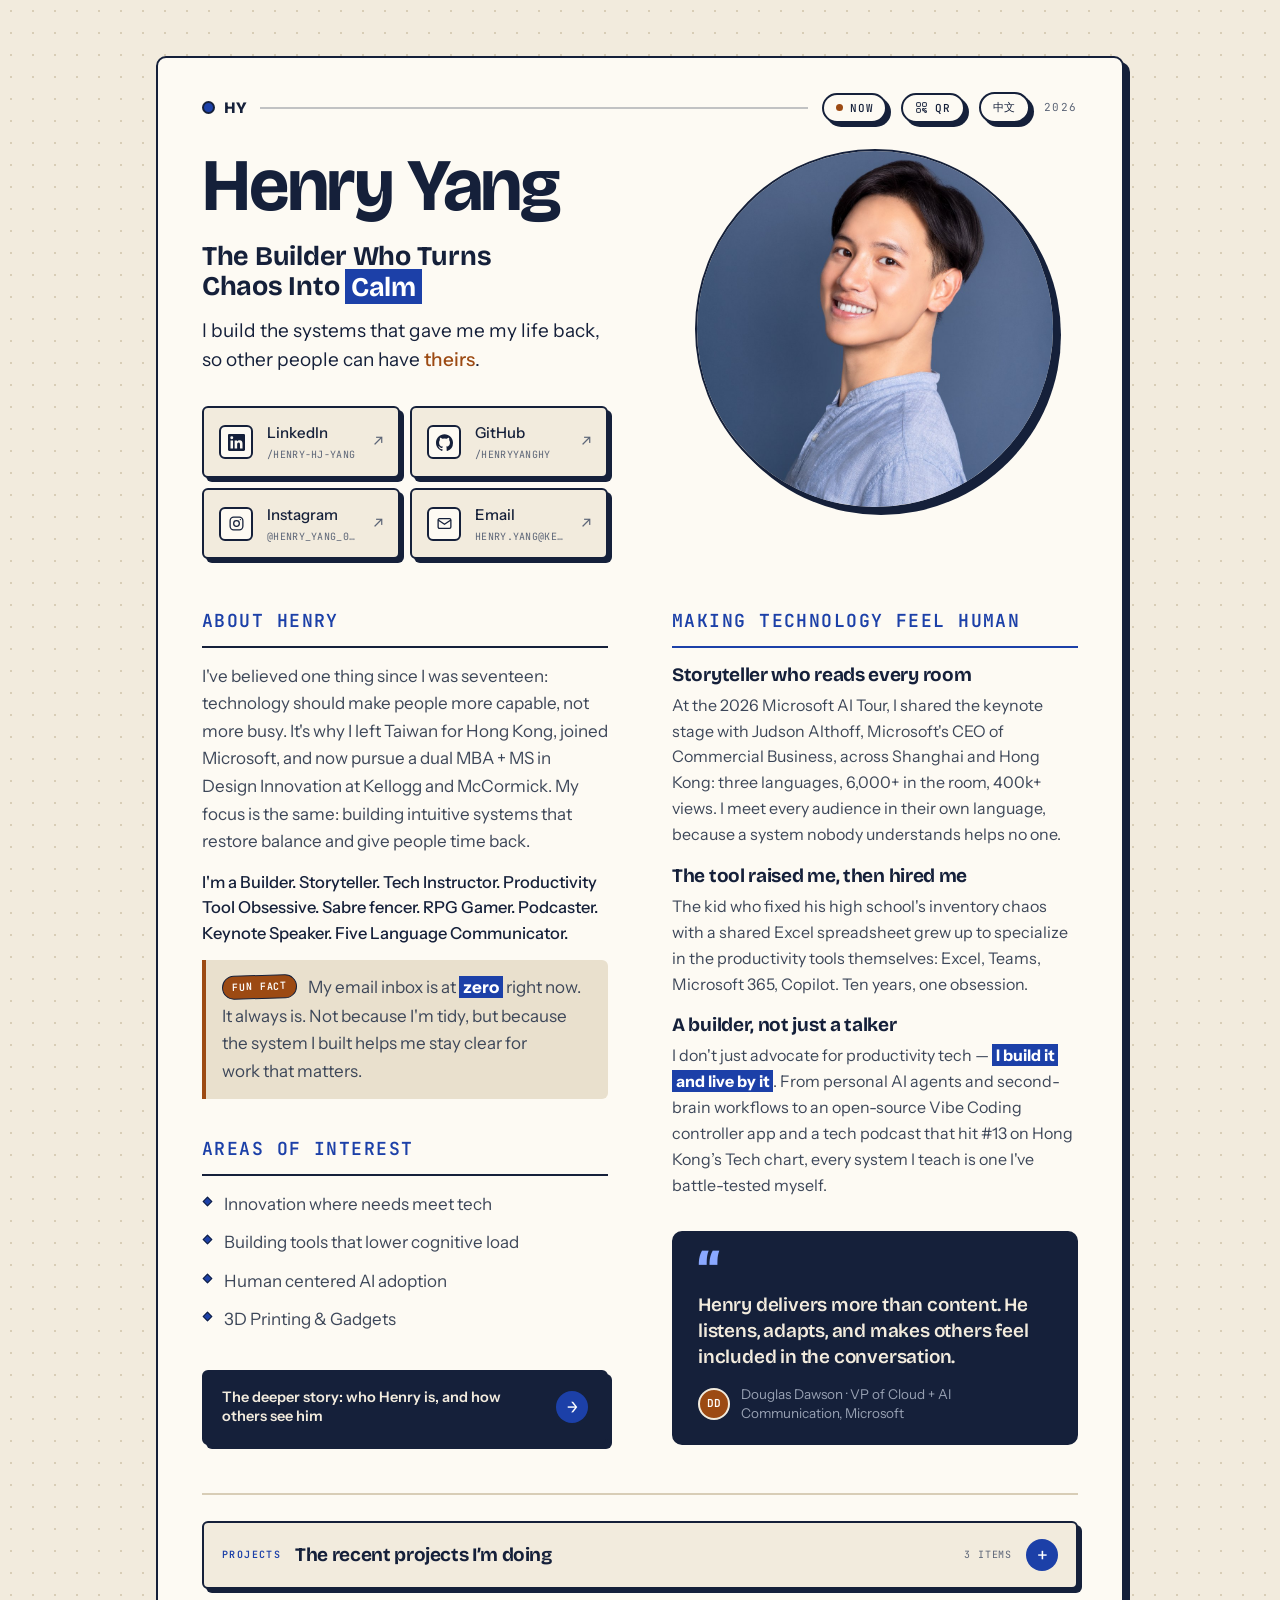
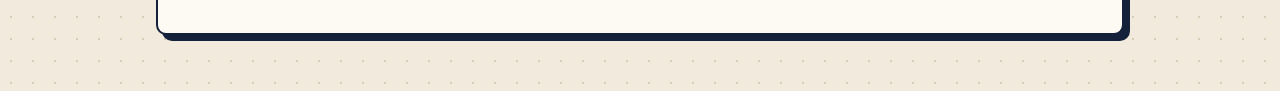
<file: index.html>
<!DOCTYPE html>
<html lang="en">
<head>
  <meta charset="utf-8" />
  <meta name="viewport" content="width=device-width, initial-scale=1, viewport-fit=cover" />
  <title>Henry Yang</title>
  <meta name="description" content="Henry Yang. The builder who turns chaos into calm. I build the systems that gave me my life back, so other people can have theirs. ex-Microsoft, Kellogg MMM '28." />
  <meta name="theme-color" content="#f2ebdd" />
  <link rel="icon" type="image/png" sizes="32x32" href="images/favicon-32.png" />
  <link rel="icon" type="image/png" sizes="192x192" href="images/favicon-192.png" />
  <link rel="apple-touch-icon" href="images/apple-touch-icon.png" />

  <!-- Open Graph -->
  <meta property="og:title" content="Henry Yang — The Builder Who Turns Chaos Into Calm" />
  <meta property="og:description" content="From proving myself to enabling others. I build the systems that gave me my life back, so other people can have theirs." />
  <meta property="og:type" content="profile" />
  <meta property="og:url" content="https://henryyanghy.github.io/namecard/" />
  <meta property="og:image" content="https://henryyanghy.github.io/namecard/images/og-v3.png" />
  <meta property="og:image:width" content="1200" />
  <meta property="og:image:height" content="630" />
  <meta property="profile:first_name" content="Henry" />
  <meta property="profile:last_name" content="Yang" />

  <!-- Twitter Card -->
  <meta name="twitter:card" content="summary_large_image" />
  <meta name="twitter:title" content="Henry Yang — The Builder Who Turns Chaos Into Calm" />
  <meta name="twitter:description" content="From proving myself to enabling others. I build the systems that gave me my life back, so other people can have theirs." />
  <meta name="twitter:image" content="https://henryyanghy.github.io/namecard/images/og-v3.png" />

  <!-- JSON-LD -->
  <script type="application/ld+json">
  {
    "@context": "https://schema.org",
    "@type": "Person",
    "name": "Henry Yang",
    "alternateName": "楊欣融",
    "url": "https://henryyanghy.github.io/namecard/",
    "email": "henry.yang@kellogg.northwestern.edu",
    "jobTitle": "Builder & AI Adoption Specialist",
    "description": "The builder who turns chaos into calm. Practitioner-expert in productivity technology, turning complex tools into systems anyone can run.",
    "knowsAbout": ["Productivity technology", "Human-centered AI adoption", "Microsoft 365 Copilot", "Second brain systems", "Tech storytelling"],
    "alumniOf": [
      { "@type": "Organization", "name": "Microsoft" },
      { "@type": "CollegeOrUniversity", "name": "Kellogg School of Management", "department": "MMM Program" },
      { "@type": "CollegeOrUniversity", "name": "McCormick School of Engineering", "department": "MS in Design Innovation" }
    ],
    "sameAs": [
      "https://www.linkedin.com/in/henry-hj-yang/",
      "https://github.com/henryyangHY",
      "https://www.instagram.com/henry_yang_0927/"
    ]
  }
  </script>

  <!-- Language carried from the other page. This runs before first paint so a
       Chinese reader never sees a frame of English; the dictionary strings are
       filled in by the main script at the end of the body. -->
  <script>if(/[?&]lang=zh/i.test(location.search))document.documentElement.lang='zh-Hant';</script>

  <!-- ?lang=zh serves the same file, so point search engines at the bare URL. -->
  <link rel="canonical" href="https://henryyanghy.github.io/namecard/" />

  <!-- ?v= is a cache buster: bump it whenever v2.css changes, or returning
       visitors keep rendering new markup against a stale cached stylesheet. -->
  <link rel="stylesheet" href="assets/css/v2.css?v=4.9" />
</head>
<body>

<div class="cb-page-wrap">
  <main class="page">
    <article class="bio-card">

      <header class="rail">
        <span class="rail__brand"><span class="rail__dot" aria-hidden="true"></span><span class="rail__mono">HY</span></span>
        <span class="rail__rule" aria-hidden="true"></span>
        <button class="cb-pill" type="button" id="now-btn" data-i18n-label="now.aria" aria-label="See what Henry is up to now">
          <span class="cb-pill__live" aria-hidden="true"></span><span>Now</span>
        </button>
        <button class="cb-pill" type="button" id="qr-btn" data-i18n-label="qr.aria" aria-label="Show QR code to share this page">
          <svg viewBox="0 0 24 24" fill="none" stroke="currentColor" stroke-width="1.8" width="13" height="13" aria-hidden="true"><rect x="3" y="3" width="7" height="7" rx="1"></rect><rect x="14" y="3" width="7" height="7" rx="1"></rect><rect x="3" y="14" width="7" height="7" rx="1"></rect><path d="M14 14h3v3h-3zM18 18h3v3h-3zM14 18h3M18 14h3"></path></svg><span>QR</span>
        </button>
        <!-- Label shows the language you would GET, not the one you are in.
             It goes through the dictionary rather than paired markup: this is
             the one place an English page has to render han characters, and
             the paired-DOM rule would hide them. -->
        <button class="cb-pill" type="button" id="lang-btn" data-i18n-label="lang.aria" aria-label="Switch to Chinese">
          <span data-i18n="lang.label">中文</span>
        </button>
        <span class="rail__year">2026</span>
      </header>

      <div class="bio">

        <div class="bio__row bio__row--intro">
          <div class="bio__cell bio__cell--intro">
            <div class="bio__id">
              <h1 class="hero__name" lang="en">Henry Yang</h1>
              <h1 class="hero__name" lang="zh-Hant">楊欣融 Henry Yang</h1>
              <p class="moniker" lang="en">The Builder Who Turns<br>Chaos Into <span class="cb-mark">Calm</span></p>
              <p class="moniker" lang="zh-Hant"><span class="cb-mark">化亂為靜</span>的建造者</p>
              <p class="bio__tagline" lang="en">I build the systems that gave me my life back, so other people <span class="nobr">can have <span class="cb-em">theirs</span>.</span></p>
              <p class="bio__tagline" lang="zh-Hant">我打造了那些讓我重拾人生的系統，好讓其他人也能找回<span class="cb-em nobr">自己的人生</span>。</p>
            </div>

            <nav class="bio__contact" aria-label="Contact links">
              <a class="cb-link" href="https://www.linkedin.com/in/henry-hj-yang/" target="_blank" rel="noopener">
                <span class="cb-ico"><svg viewBox="0 0 24 24" fill="currentColor" aria-hidden="true"><path d="M20.45 20.45h-3.55v-5.57c0-1.33-.02-3.04-1.85-3.04-1.86 0-2.14 1.45-2.14 2.94v5.67H9.36V9h3.41v1.56h.05c.48-.9 1.64-1.85 3.38-1.85 3.61 0 4.28 2.38 4.28 5.47v6.27ZM5.34 7.43a2.06 2.06 0 1 1 0-4.12 2.06 2.06 0 0 1 0 4.12ZM7.12 20.45H3.56V9h3.56v11.45ZM22.22 0H1.77C.79 0 0 .77 0 1.72v20.56C0 23.23.79 24 1.77 24h20.45c.98 0 1.78-.77 1.78-1.72V1.72C24 .77 23.2 0 22.22 0Z"></path></svg></span>
                <span class="cb-link__label"><span class="cb-link__name">LinkedIn</span><span class="cb-link__handle">/HENRY-HJ-YANG</span></span>
                <span class="cb-arrow" aria-hidden="true">↗</span>
              </a>
              <a class="cb-link" href="https://github.com/henryyangHY" target="_blank" rel="noopener">
                <span class="cb-ico"><svg viewBox="0 0 24 24" fill="currentColor" aria-hidden="true"><path d="M12 .5C5.37.5 0 5.87 0 12.5c0 5.3 3.44 9.8 8.21 11.39.6.11.82-.26.82-.58v-2.03c-3.34.73-4.04-1.61-4.04-1.61-.55-1.39-1.34-1.76-1.34-1.76-1.09-.75.08-.73.08-.73 1.21.09 1.84 1.24 1.84 1.24 1.07 1.84 2.81 1.31 3.5 1 .11-.78.42-1.31.76-1.61-2.67-.3-5.47-1.34-5.47-5.95 0-1.31.47-2.39 1.24-3.24-.12-.3-.54-1.52.12-3.18 0 0 1.01-.32 3.3 1.24a11.4 11.4 0 0 1 6 0c2.29-1.56 3.3-1.24 3.3-1.24.66 1.66.24 2.88.12 3.18.77.85 1.24 1.93 1.24 3.24 0 4.62-2.8 5.65-5.48 5.94.43.37.81 1.1.81 2.22v3.29c0 .32.22.7.83.58A12 12 0 0 0 24 12.5C24 5.87 18.63.5 12 .5Z"></path></svg></span>
                <span class="cb-link__label"><span class="cb-link__name">GitHub</span><span class="cb-link__handle">/HENRYYANGHY</span></span>
                <span class="cb-arrow" aria-hidden="true">↗</span>
              </a>
              <a class="cb-link" href="https://www.instagram.com/henry_yang_0927/" target="_blank" rel="noopener">
                <span class="cb-ico"><svg viewBox="0 0 24 24" fill="none" stroke="currentColor" stroke-width="1.8" aria-hidden="true"><rect x="3" y="3" width="18" height="18" rx="5"></rect><circle cx="12" cy="12" r="4"></circle><circle cx="17.5" cy="6.5" r="1" fill="currentColor" stroke="none"></circle></svg></span>
                <span class="cb-link__label"><span class="cb-link__name">Instagram</span><span class="cb-link__handle">@HENRY_YANG_0927</span></span>
                <span class="cb-arrow" aria-hidden="true">↗</span>
              </a>
              <a class="cb-link" href="mailto:henry.yang@kellogg.northwestern.edu">
                <span class="cb-ico"><svg viewBox="0 0 24 24" fill="none" stroke="currentColor" stroke-width="1.8" aria-hidden="true"><rect x="3" y="5" width="18" height="14" rx="2"></rect><path d="m3 7 9 6 9-6"></path></svg></span>
                <span class="cb-link__label"><span class="cb-link__name">Email</span><span class="cb-link__handle">HENRY.YANG@KELLOGG.NORTHWESTERN.EDU</span></span>
                <span class="cb-arrow" aria-hidden="true">↗</span>
              </a>
            </nav>
          </div>

          <div class="bio__cell bio__cell--media">
            <button class="bio__photo avatar" type="button" id="avatar-btn" data-i18n-label="avatar.aria" aria-label="Save Henry's contact card to your phone">
              <span class="avatar__frame"><img src="images/avatar.jpg" alt="Henry Yang" width="200" height="200"></span>
              <span class="avatar__tape" aria-hidden="true" data-i18n="avatar.tape">Tap the photo to save contact</span>
            </button>
          </div>
        </div>

        <div class="bio__row bio__row--body">
          <div class="bio__cell bio__cell--facets">
            <section class="block bio__about">
              <h2 class="block__head" style="font-size: 18px" lang="en">About Henry</h2>
              <h2 class="block__head" style="font-size: 18px" lang="zh-Hant">關於 Henry</h2>
              <p class="about__belief" lang="en">I've believed one thing since I was seventeen: technology should make people more capable, not more busy. It's why I left Taiwan for Hong Kong, joined Microsoft, and now pursue a dual MBA + MS in Design Innovation at Kellogg and McCormick. My focus is the same: building intuitive systems that restore balance and give <span class="nobr">people time back.</span></p>
              <p class="about__belief" lang="zh-Hant">從十七歲到現在，我始終相信：科技應該使人更有能力，而非讓人更忙碌。這就是為什麼我離開台灣到香港、加入 Microsoft，現於西北大學凱洛格管理學院與麥考密克工程學院攻讀 MBA 與創新設計雙碩士。我的專注不變：打造直覺好用的系統，把平衡和時間<span class="nobr">還給人。</span></p>
              <p class="about__attrs" lang="en">I'm a Builder. Storyteller. Tech Instructor. Productivity Tool Obsessive. Sabre fencer. RPG Gamer. Podcaster. Keynote Speaker. <span class="nobr">Five Language Communicator.</span></p>
              <p class="about__attrs" lang="zh-Hant">我是一個喜歡動手做的人。擅長說故事的人。科技講師。佩劍擊劍手。生產力工具偏執狂。RPG 玩家。Podcast 主持人。主題演講講者。五語<span class="nobr">溝通者。</span></p>
              <p class="about__fun" lang="en"><span class="about__fun-tag">Fun fact</span> My email inbox is at <span class="cb-mark">zero</span>&nbsp;right now. It always is. Not because I'm tidy, but because the system I built helps me stay clear for <span class="nobr">work that matters.</span></p>
              <p class="about__fun" lang="zh-Hant"><span class="about__fun-tag">冷知識</span> 我的收件匣幾乎永遠保持<span class="cb-mark nobr">零封信件</span>。<br>不是因為我愛整潔，而是因為我打造的系統幫助我為重要的工作保持清晰的<span class="nobr">思緒。</span></p>
            </section>

            <section class="block bio__areas">
              <h2 class="block__head" style="font-size: 18px" lang="en">Areas of interest</h2>
              <h2 class="block__head" style="font-size: 18px" lang="zh-Hant">關注的領域</h2>
              <ul class="ai-list">
                <li lang="en">Innovation where <span class="nobr">needs meet tech</span></li>
                <li lang="zh-Hant">需求與科技擦出的<span class="nobr">火花</span></li>
                <li lang="en">Building tools that <span class="nobr">lower cognitive load</span></li>
                <li lang="zh-Hant">打造降低認知負荷的<span class="nobr">工具</span></li>
                <li lang="en">Human centered AI adoption</li>
                <li lang="zh-Hant">以人為主體的 AI 設計與<span class="nobr">導入</span></li>
                <li lang="en">3D Printing &amp; Gadgets</li>
                <li lang="zh-Hant">3D 列印與各種小<span class="nobr">工具</span></li>
              </ul>
            </section>

            <a class="bio__cta story-cta" href="story.html">
              <span class="story-cta__text" lang="en">The deeper story: who Henry is, and how others see him</span>
              <span class="story-cta__text" lang="zh-Hant">更完整的故事：所以 Henry 到底是誰？</span>
              <span class="story-cta__arrow" aria-hidden="true">→</span>
            </a>
          </div>

          <div class="bio__cell bio__cell--proof">
            <section class="block bio__proofs">
              <h2 class="block__head block__head--accent" style="font-size: 18px" lang="en">Making technology feel human</h2>
              <h2 class="block__head block__head--accent" style="font-size: 18px" lang="zh-Hant">讓科技更有人的溫度</h2>
              <div class="proofs">
                <div class="proof">
                  <h3 class="proof__title" lang="en">Storyteller who reads every room</h3>
                  <h3 class="proof__title" lang="zh-Hant">能讀懂每一個場子的說書人</h3>
                  <p class="proof__text" lang="en">At the 2026 Microsoft AI Tour, I shared the keynote stage with Judson Althoff, Microsoft's CEO of Commercial Business, across Shanghai and Hong Kong: three languages, 6,000+ in the room, 400k+ views. I meet every audience in their own language, because a system nobody understands <span class="nobr">helps no one.</span></p>
                  <p class="proof__text" lang="zh-Hant">在 2026 年 Microsoft AI Tour 上，我與微軟商業業務執行長 Judson Althoff 一同站上上海與香港的主題演講舞台：三種語言、現場超過 6,000 人、觀看次數超過 40 萬。我用每一位觀眾自己的語言與他們交流，因為一個沒有人理解的系統，幫不了<span class="nobr">任何人。</span></p>
                </div>
                <div class="proof">
                  <h3 class="proof__title" lang="en">The tool raised me, <span class="nobr">then hired me</span></h3>
                  <h3 class="proof__title" lang="zh-Hant">生產力工具成就了我，然後<span class="nobr">雇用了我</span></h3>
                  <p class="proof__text" lang="en">The kid who fixed his high school's inventory chaos with a shared Excel spreadsheet grew up to specialize in the productivity tools themselves: Excel, Teams, Microsoft 365, Copilot. Ten years, <span class="nobr">one obsession.</span></p>
                  <p class="proof__text" lang="zh-Hant">那個用一份共用 Excel 試算表解決高中庫存混亂的小孩，長大後成為了專精生產力工具的專家：Excel、Teams、Microsoft 365、Copilot。十年光陰，<span class="nobr">一份執念。</span></p>
                </div>
                <div class="proof">
                  <h3 class="proof__title" lang="en">A builder, not just a talker</h3>
                  <h3 class="proof__title" lang="zh-Hant">會講，更會做</h3>
                  <p class="proof__text" lang="en">I don't just advocate for productivity tech — <span class="cb-mark">I&nbsp;build&nbsp;it and live&nbsp;by&nbsp;it</span>. From personal AI agents and second-brain workflows to an open-source Vibe Coding controller app and a tech podcast that hit #13 on Hong Kong&rsquo;s Tech chart, every system I teach is one I've <span class="nobr">battle-tested myself.</span></p>
                  <p class="proof__text" lang="zh-Hant">我不只提倡生產力科技，<span class="cb-mark"><span class="nobr">我更親手打造，</span><span class="nobr">並身體力行</span></span>。從個人 AI agent、第二大腦工作流，到我參與開發的開源 Vibe Coding 控制器 app，再到一檔衝上香港科技榜第 13 名的 Podcast，我教的每一套系統，都是我親身實戰<span class="nobr">驗證過的。</span></p>
                </div>
              </div>
            </section>

            <!-- Someone else's words stay in their own words in both languages.
                 The Chinese reading sits underneath as a gloss, marked as a
                 translation rather than standing in for what he said. -->
            <blockquote class="bio__testimonial testimonial">
              <p class="testimonial__quote">Henry delivers more than content. He listens, adapts, and makes others feel included <span class="nobr">in the conversation.</span></p>
              <p class="quote-gloss" lang="zh-Hant">「Henry 給的不只是內容。他會聽、會調整，讓每個人都覺得自己在這場<span class="nobr">對話裡。」</span></p>
              <footer class="testimonial__foot">
                <span class="testimonial__avatar" aria-hidden="true">DD</span>
                <cite class="testimonial__cite" lang="en">Douglas Dawson · VP of Cloud + AI <span class="nobr">Communication, Microsoft</span></cite>
                <cite class="testimonial__cite" lang="zh-Hant">Douglas Dawson · Microsoft 雲端與 AI <span class="nobr">溝通副總裁</span></cite>
              </footer>
            </blockquote>
          </div>
        </div>


        <details class="projects" id="projects">
          <summary class="projects__summary">
            <span class="projects__head">
              <span class="projects__kicker" lang="en">Projects</span>
              <span class="projects__kicker" lang="zh-Hant">專案</span>
              <span class="projects__title" lang="en">The recent projects I&rsquo;m doing</span>
              <span class="projects__title" lang="zh-Hant">最近在做的事</span>
            </span>
            <span class="projects__count" data-i18n="projects.count">3 items</span>
            <span class="projects__toggle" aria-hidden="true"></span>
          </summary>

          <div class="projects__grid" id="projects-grid">

            <article class="project" id="p-paper-bridge">
              <button class="project__open" type="button">
                <span class="project__thumb"><img src="images/projects/paper-bridge/01-desk.jpg" alt="" width="1600" height="1200" loading="lazy" decoding="async" style="object-position:center 35%"></span>
                <span class="project__verb" lang="en">I built</span>
                <span class="project__verb" lang="zh-Hant">我在做</span>
                <span class="project__name" lang="en"><em>I built:</em> An AI agent skill that bridges my digital and analog notes for classes</span>
                <span class="project__name" lang="zh-Hant"><em>我在做：</em>一個 AI agent skill，串接我上課的數位筆記與紙本筆記</span>
                <span class="project__line" lang="en">paper-bridge turns photos of my Post-its into Heptabase notes, and my Heptabase whiteboards into print-ready PDFs.</span>
                <span class="project__line" lang="zh-Hant">paper-bridge 把 Post-it 照片變成 Heptabase 筆記，也把白板印成可以帶進教室的 PDF。</span>
                <span class="project__meta"><span class="project__year">2026</span><span class="project__cue" data-i18n="cue.open">Open &#8599;</span></span>
              </button>

              <div class="project__detail" hidden>
                <header class="pd__head">
                  <span class="project__verb" lang="en">I built</span>
                  <span class="project__verb" lang="zh-Hant">我在做</span>
                  <h2 class="pd__title" lang="en"><em>I built:</em> An AI agent skill that bridges my digital and analog notes for classes</h2>
                  <h2 class="pd__title" lang="zh-Hant"><em>我在做：</em>一個 AI agent skill，串接我上課的數位筆記與紙本筆記</h2>
                  <p class="pd__meta" lang="en">Agent Skill for Claude Code &middot; Sep 2026</p>
                  <p class="pd__meta" lang="zh-Hant">Claude Code agent skill &middot; 2026 年 9 月</p>
                </header>
                <div class="pd__rule"></div>
                <div class="pd__body">
                  <p lang="en">Many of my Kellogg classes restrict laptops and other devices.</p>
                  <p lang="zh-Hant">Kellogg 的很多課是有電腦或科技設備限制的。</p>
                  <p lang="en">I take notes with the <span class="cb-mark">Zettelkasten</span> method, so in class I got used to writing them on Post-its, while the place I actually organize my thinking is a digital tool, Heptabase. Over time I noticed that whether I wrote on handouts or Post-its, I rarely found time after class to bring those notes back into my digital system. And the reading notes I prepared digitally before class were hard to bring into the room, because Heptabase's print export is limited.</p>
                  <p lang="zh-Hant">因為我習慣使用<span class="cb-mark">卡片盒筆記法</span>來做筆記，課堂上就養成了把筆記寫在 Post-it 上的習慣，但我實際上整理思考的地方卻在數位工具 Heptabase 上。久而久之我發現，不管我是寫在講義還是 Post-it 上，下課後真的很少有時間把它們帶回數位系統裡。同時，課前透過數位工具整理好的閱讀筆記，也因為 Heptabase 本身的列印輸出功能不夠完整，導致每次想把卡片具體印出來帶進教室都很困難。</p>
                  <p lang="en">So I built Paper Bridge, an AI skill that connects both directions: from paper to digital whiteboard, and from digital whiteboard back to paper:</p>
                  <p lang="zh-Hant">於是我做了一個叫 Paper Bridge 的 AI skill，把「實體紙本到電子白板」以及「電子白板到實體紙本」這兩個方向接起來：</p>
                  <ul lang="en">
                    <li><p>Before class: I preview the material and organize it into cards the way I think. Then I just ask the AI to export the whiteboard for class, and it turns every card into a PDF in the layout I like.</p></li>
                    <li><p>After class: I lay out all my Post-its on the desk, take a photo and hand it to the AI agent. It transcribes them, expands the simpler ideas into permanent notes, redraws my hand-drawn diagrams as digital ones, and places everything on the right whiteboard, following the layout on my desk.</p></li>
                  </ul>
                  <ul lang="zh-Hant">
                    <li><p>上課前：我會預習課堂內容並照自己的思考方式整理成卡片。接著只要告訴 AI 把白板輸出成上課用的卡片，它就能完整將所有卡片依照我喜歡的排版格式匯出成 PDF。</p></li>
                    <li><p>上課後：我會把課堂上整理的所有 Post-it 排在桌上拍張照丟給 AI agent，它就會自動轉錄內容，並針對部分簡單的想法擴寫成永久筆記、將手繪圖表重製成電子圖表，再按照桌面的排法相應排在對的白板上。</p></li>
                  </ul>
                  <p lang="en">That closes the loop between physical and digital, in both directions.</p>
                  <p lang="zh-Hant">由此就完成了現實與虛擬、實體與數位的雙向連接。</p>
                </div>
                <div>
                  <p class="pd__label" lang="en">Paper to board</p>
                  <p class="pd__label" lang="zh-Hant">紙本到白板</p>
                  <div class="pd__shots pd__shots--two">
                    <figure class="pd__shot"><img src="images/projects/paper-bridge/01-desk.jpg" alt="Post-it notes from a marketing class laid out on a desk, with arrows drawn between them" width="1600" height="1200" loading="lazy" decoding="async" style="object-position:center 35%"></figure>
                    <figure class="pd__shot"><img src="images/projects/paper-bridge/02-board.jpg" alt="The same notes rebuilt on a Heptabase whiteboard: expanded cards with diagrams, linked by arrows" width="1448" height="928" loading="lazy" decoding="async" style="object-position:center 45%"></figure>
                  </div>
                </div>
                <div>
                  <p class="pd__label" lang="en">Board to paper</p>
                  <p class="pd__label" lang="zh-Hant">白板到紙本</p>
                  <div class="pd__shots pd__shots--two">
                    <figure class="pd__shot"><img src="images/projects/paper-bridge/03-board.jpg" alt="A Heptabase whiteboard of strategy reading notes, grouped into three sections of cards" width="1455" height="898" loading="lazy" decoding="async" style="object-position:center 0%"></figure>
                    <figure class="pd__shot"><img src="images/projects/paper-bridge/04-printed.jpg" alt="The same cards printed two to a page, spread out on a desk next to a keyboard" width="1600" height="1200" loading="lazy" decoding="async" style="object-position:center 55%"></figure>
                  </div>
                </div>
                <div class="pd__body">
                  <p lang="en">Two things turned out to be especially interesting:</p>
                  <p lang="zh-Hant">我覺得特別有趣的地方有兩個：</p>
                  <ol lang="en">
                    <li><p>I can focus on understanding and new ideas, not on format.</p><p>Sometimes an idea comes fast and all I have is a Post-it and a pen, and some ideas are faster, more precise and more inspiring to write by hand. I no longer worry about the medium, so I can stay focused on thinking.</p></li>
                    <li><p>I capture sparks of insight and develop them.</p><p>Ideas often pop up in class, but afterwards there is rarely time to follow up on each note or look for references, so many interesting ideas get buried. With this skill, even a rough idea goes to the AI, which checks with me what I meant and then adds the most relevant examples, sparking more ideas.</p></li>
                  </ol>
                  <ol lang="zh-Hant">
                    <li><p>製作筆記時能更 focus 在理解與創造新想法，不需拘泥於形式。</p><p>有時很快有了想法但手邊只有 Post-it 或筆，或是某些想法用筆寫下來更快、更準、更具啟發性時，我不需要擔心受限於媒介。這讓我能更專注在思考上。</p></li>
                    <li><p>捕捉並深化靈光乍現的想法。</p><p>上課時常會冒出靈感，但事後往往沒時間照著筆記一一跟進或找相關參考資料，許多有趣的點子就這樣很可惜的被埋沒了！做了這個 Skill 後，即便只是很粗糙的想法，丟給 AI 並向我確認意思後，它就能幫我補充最相關的例子，進一步激發更多創意與想像。</p></li>
                  </ol>
                  <p lang="en">I also built several human-in-the-loop steps into the skill. When it transcribes handwritten cards and writes them to the digital whiteboard, I deliberately made it check with me on anything it didn't understand, including unclear arrows between notes, so I can fill in the gaps.</p>
                  <p lang="zh-Hant">在設計這個 skill 時，我也考慮了許多 human-in-the-loop 的環節。例如在轉錄手寫卡片並寫入電子白板時，我很有意識地讓它必須跟我確認理解不清楚的地方，或是釐清不明白的箭頭關聯性，再由我補充。</p>
                  <p lang="en">This is an important lesson I learned building AI agent skills: <strong class="cb-em">the cost of aligning a human and an AI is far lower than the cost of fixing the AI's mistakes afterwards.</strong> From now on, whenever I design an AI agent or skill, building an alignment step in before it acts, and keeping a human in the loop, is essential. This project made that very real for me.</p>
                  <p lang="zh-Hant">這是我在開發 AI agent skill 時學到的重要一課：<strong class="cb-em">人類與 AI 之間的 alignment 成本，遠低於 AI 做錯後重新修正的成本。</strong>往後設計任何 AI agent 與 skill 相關功能時，在讓它執行任務前先設計 alignment 環節、確保 human-in-the-loop 至關重要，我在這個專案中非常實際地感受到了這點。</p>
                  <p lang="en">Finally, this project does more than solve my own pain point. It's a way to put the <span class="cb-mark">RDB (Research, Design, Build)</span> process I learned in MMM to work. The solution fixed my classroom problem, and along the way I learned much more about everything an AI PM building productivity tools needs to think about. It has been a really fun learning experience.</p>
                  <p lang="zh-Hant">最後，這項專案不單只是解決我個人的痛點，更是一個去 leverage MMM 學到的<span class="cb-mark">RDB（Research, Design, Build）</span>過程。做出的 solution 不僅解決了上課問題，我也在過程中學習到更多身為 AI PM、做生產力工具的人所需要思考的方方面面，是一個很有趣的學習體驗。</p>
                </div>
              </div>
            </article>

            <article class="project" id="p-workshop">
              <button class="project__open" type="button">
                <span class="project__thumb"><img src="images/projects/workshop/01-room.jpg" alt="" width="1600" height="1200" loading="lazy" decoding="async" style="object-position:center 58%"></span>
                <span class="project__verb" lang="en">I teach</span>
                <span class="project__verb" lang="zh-Hant">我在教</span>
                <span class="project__name" lang="en"><em>I teach:</em> AI productivity, and how to take notes so knowledge compounds</span>
                <span class="project__name" lang="zh-Hant"><em>我在教：</em>AI 生產力，以及怎麼記筆記讓知識複利</span>
                <span class="project__line" lang="en">MMMasterclass, which I founded: 120+ attendees, 8.6/10 recommend score.</span>
                <span class="project__line" lang="zh-Hant">我在 Kellogg 創辦的工作坊系列 MMMasterclass，累積 120+ 人參加，推薦度 8.6/10。</span>
                <span class="project__meta"><span class="project__year">2026</span><span class="project__cue" data-i18n="cue.open">Open &#8599;</span></span>
              </button>

              <div class="project__detail" hidden>
                <header class="pd__head">
                  <span class="project__verb" lang="en">I teach</span>
                  <span class="project__verb" lang="zh-Hant">我在教</span>
                  <h2 class="pd__title" lang="en"><em>I teach:</em> AI productivity and how to take notes to make knowledge compound</h2>
                  <h2 class="pd__title" lang="zh-Hant"><em>我在教：</em>AI 生產力，以及怎麼記筆記讓知識複利</h2>
                  <p class="pd__meta" lang="en">MMMasterclass, a workshop series I founded at Kellogg &middot; Sep 15, 2026</p>
                  <p class="pd__meta" lang="zh-Hant">我在 Kellogg 創辦的工作坊系列 MMMasterclass &middot; 2026 年 9 月 15 日</p>
                </header>
                <div class="pd__rule"></div>
                <div class="pd__body">
                  <p lang="en">How to take notes that help you think &mdash; and connect ideas across every subject.</p>
                  <p lang="zh-Hant">怎麼記下能幫你思考的筆記，並且讓不同領域的想法互相串連，讓知識連線<span class="nobr">成網。</span></p>
                </div>
                <div>
                  <p class="pd__label" lang="en">From the room</p>
                  <p class="pd__label" lang="zh-Hant">現場</p>
                  <div class="pd__shots">
                    <figure class="pd__shot"><img src="images/projects/workshop/01-room.jpg" alt="The lecture hall at the start of the session, title slide on both screens" width="1600" height="1200" loading="lazy" decoding="async" style="object-position:center 58%"></figure>
                    <figure class="pd__shot"><img src="images/projects/workshop/02-audience.jpg" alt="The room seen from the podium, laptops open across the tiers" width="1200" height="1600" loading="lazy" decoding="async" style="object-position:center 80%"></figure>
                    <figure class="pd__shot"><img src="images/projects/workshop/03-note-canvas.jpg" alt="A live note canvas on the screen during the session" width="1108" height="1477" loading="lazy" decoding="async" style="object-position:center 78%"></figure>
                  </div>
                </div>
                <div>
                  <p class="pd__label" lang="en">The session</p>
                  <p class="pd__label" lang="zh-Hant">這堂課</p>
                  <div class="pd__player" data-video="6ReXxS6mL-M">
                    <img src="images/projects/workshop/01-room.jpg" alt="" width="1600" height="1200" loading="lazy" decoding="async" style="object-position:center 58%">
                    <button class="pd__play" type="button" data-i18n-label="pd.play.session" aria-label="Play the session recording">
                      <span><svg viewBox="0 0 24 24" width="30" height="30" aria-hidden="true"><path d="M9 6.5l9 5.5-9 5.5z" fill="currentColor"></path></svg></span>
                    </button>
                  </div>
                  <p class="pd__caption"><a href="https://www.youtube.com/watch?v=6ReXxS6mL-M" target="_blank" rel="noopener" data-i18n="pd.youtube">Watch on YouTube &#8599;</a></p>
                </div>
              </div>
            </article>

            <article class="project" id="p-claudegamepad">
              <button class="project__open" type="button">
                <span class="project__thumb"><video class="project__loop" src="images/projects/claudegamepad/thumb-loop.mp4" poster="images/projects/claudegamepad/thumb-cover.jpg" width="960" height="540" muted loop playsinline preload="none" aria-hidden="true"></video></span>
                <span class="project__verb" lang="en">I contributed</span>
                <span class="project__verb" lang="zh-Hant">我參與</span>
                <span class="project__name" lang="en"><em>I contributed:</em> ClaudeGamepad &mdash; vibe coding with a controller</span>
                <span class="project__name" lang="zh-Hant"><em>我參與：</em>ClaudeGamepad &mdash; 用遊戲手把 vibe coding</span>
                <span class="project__line" lang="en">Single-hand mode for an open-source Claude Code controller app.</span>
                <span class="project__line" lang="zh-Hant">為開源的 Claude Code 手把 app 加上單手操作模式。</span>
                <span class="project__meta"><span class="project__year">2026</span><span class="project__cue" data-i18n="cue.open">Open &#8599;</span></span>
              </button>

              <div class="project__detail" hidden>
                <header class="pd__head">
                  <span class="project__verb" lang="en">I contributed</span>
                  <span class="project__verb" lang="zh-Hant">我參與</span>
                  <h2 class="pd__title" lang="en"><em>I contributed:</em> ClaudeGamepad &mdash; vibe coding with a controller</h2>
                  <h2 class="pd__title" lang="zh-Hant"><em>我參與：</em>ClaudeGamepad &mdash; 用遊戲手把 vibe coding</h2>
                  <p class="pd__meta" lang="en">Contribution to an open-source macOS app &middot; May 2026</p>
                  <p class="pd__meta" lang="zh-Hant">開源 macOS app 貢獻 &middot; 2026 年 5 月</p>
                </header>
                <div class="pd__rule"></div>
                <div class="pd__body">
                  <p lang="en"><a href="https://github.com/cch123/ClaudeGamepad" target="_blank" rel="noopener">ClaudeGamepad</a> is an open-source macOS menu bar app that lets you control Claude Code with a game controller. I contributed a single-hand control mode: lean back, one hand on the controller, and code and commit by voice &mdash; hands off the keyboard, eyes still on the terminal.</p>
                  <p lang="zh-Hant"><a href="https://github.com/cch123/ClaudeGamepad" target="_blank" rel="noopener">ClaudeGamepad</a> 是一個開源的 macOS 選單列 app，讓你用遊戲手把控制 Claude Code。我為它加上單手操作模式：往後靠、一手握著手把，用語音寫 code、下 commit &mdash; 手離開鍵盤，眼睛還在 terminal 上。</p>
                  <p lang="en">Native Swift + AppKit. No Electron, no Python. Xbox, PS5 and MFi controllers on macOS&nbsp;14+.</p>
                  <p lang="zh-Hant">原生 Swift + AppKit。沒有 Electron，沒有 Python。支援 macOS&nbsp;14+ 的 Xbox、PS5 與 MFi 手把。</p>
                </div>
                <!-- Photo left, demo right: both portrait, so they share one row. -->
                <div class="pd__pair">
                  <figure class="pd__shot"><img src="images/projects/claudegamepad/01-desk.jpg" alt="ClaudeGamepad open beside the terminal, controller in hand, quick-prompt overlay on screen" width="1200" height="1600" loading="lazy" decoding="async" style="object-position:center 48%"></figure>
                  <p class="pd__label" lang="en">The demo</p>
                  <p class="pd__label" lang="zh-Hant">Demo</p>
                  <div class="pd__player" data-video="BqHP_jRhW2g" data-title="ClaudeGamepad demo">
                    <img src="images/projects/claudegamepad/demo-cover.jpg" alt="" width="1200" height="1600" loading="lazy" decoding="async">
                    <button class="pd__play" type="button" data-i18n-label="pd.play.demo" aria-label="Play the demo">
                      <span><svg viewBox="0 0 24 24" width="30" height="30" aria-hidden="true"><path d="M9 6.5l9 5.5-9 5.5z" fill="currentColor"></path></svg></span>
                    </button>
                  </div>
                  <p class="pd__caption"><a href="https://www.youtube.com/shorts/BqHP_jRhW2g" target="_blank" rel="noopener" data-i18n="pd.youtube">Watch on YouTube &#8599;</a></p>
                </div>
              </div>
            </article>

          </div>
        </details>

      </div>
    </article>
  </main>

  <div class="toast" role="status" aria-live="polite" id="toast"></div>
  <a id="vcard-link" href="images/henry-yang.vcf" download hidden>vCard</a>

  <!-- QR Code Modal -->
  <div class="cb-scrim" id="qr-scrim" hidden>
    <div class="cb-modal cb-modal--qr" role="dialog" aria-modal="true" data-i18n-label="qr.modal.aria" aria-label="QR code">
      <button class="cb-close" type="button" id="qr-close" data-i18n-label="close.aria" aria-label="Close">
        <svg viewBox="0 0 24 24" fill="none" stroke="currentColor" stroke-width="2" width="18" height="18" aria-hidden="true"><path d="M18 6L6 18M6 6l12 12"></path></svg>
      </button>
      <div class="qr-label" data-i18n="qr.scan">Scan to visit</div>
      <div class="qr-box" id="qr-box"></div>
      <div class="qr-url" id="qr-url"></div>
    </div>
  </div>

  <!-- Now Modal -->
  <div class="cb-scrim" id="now-scrim" hidden>
    <div class="cb-modal cb-modal--now" role="dialog" aria-modal="true" data-i18n-label="now.modal.aria" aria-label="What I'm doing now">
      <button class="cb-close" type="button" id="now-close" data-i18n-label="close.aria" aria-label="Close">
        <svg viewBox="0 0 24 24" fill="none" stroke="currentColor" stroke-width="2" width="18" height="18" aria-hidden="true"><path d="M18 6L6 18M6 6l12 12"></path></svg>
      </button>
      <header class="now-head">
        <div class="now-title-row"><span class="now-live" aria-hidden="true"></span><h2 class="now-title" data-i18n="now.title">Now · Henry</h2></div>
        <p class="now-sub"><span data-i18n="now.sub">What I'm up to · last updated</span> <span id="now-updated">—</span></p>
      </header>
      <ol class="now-list" id="now-list">
        <li class="now-loading" data-i18n="now.loading">Loading…</li>
      </ol>
      <footer class="now-foot"><span data-i18n="now.foot">Inspired by</span> <a href="https://nownownow.com" target="_blank" rel="noopener">nownownow.com</a></footer>
    </div>
  </div>

  <!-- Project Modal -->
  <div class="cb-scrim" id="project-scrim" hidden>
    <div class="cb-modal cb-modal--project" role="dialog" aria-modal="true" aria-labelledby="project-title">
      <button class="cb-close" type="button" id="project-close" data-i18n-label="close.aria" aria-label="Close">
        <svg viewBox="0 0 24 24" fill="none" stroke="currentColor" stroke-width="2" width="18" height="18" aria-hidden="true"><path d="M18 6L6 18M6 6l12 12"></path></svg>
      </button>
      <div id="project-body"></div>
    </div>
  </div>
</div>

<script>
(function(){

  // ---------- language ----------
  // English lives where it is used: in the markup, or inline at the call site.
  // Chinese is an overlay on top of it, and lives only in this one object.
  // That way English can never drift out of sync with a duplicate copy, and
  // adding a language string is always "add one line here".
  //
  // Content prose does NOT belong here — it uses paired lang="" markup, so the
  // two languages sit next to each other in the HTML. This dictionary is only
  // for interface strings, which repeat, and for text that has no element of
  // its own (<title>, meta, and strings built in JS).
  var ZH = {
    'lang.label'     : 'EN',
    'lang.aria'      : 'Switch to English',
    'meta.title'     : '楊欣融 Henry Yang',
    'meta.desc'      : '楊欣融 Henry Yang。化亂為靜的建造者。我打造了那些讓我重拾人生的系統，好讓其他人也能找回自己的人生。ex-Microsoft，Kellogg MMM 28 屆。',
    'now.aria'       : '看看 Henry 最近在做什麼',
    'qr.aria'        : '顯示 QR code 以分享本頁',
    'qr.modal.aria'  : 'QR code',
    'qr.scan'        : '掃描開啟本頁',
    'close.aria'     : '關閉',
    'avatar.aria'    : '把 Henry 的聯絡資訊存到手機',
    'avatar.tape'    : '點照片即可儲存聯絡資訊',
    'now.modal.aria' : 'Henry 最近在做的事',
    'now.title'      : 'Now · Henry',
    'now.sub'        : '最近在做的事 · 更新於',
    'now.loading'    : '載入中…',
    'now.empty'      : '目前還沒有內容。',
    'now.error'      : '載入失敗，請稍後再試。',
    'now.foot'       : '靈感來自',
    'toast.vcard'    : '✓ 聯絡資訊已下載 — 開啟後即可存入手機。',
    'tag.building'   : '打造中',
    'tag.learning'   : '學習中',
    'tag.reading'    : '閱讀中',
    'tag.thinking'   : '思考中',
    'tag.shipping'   : '發布中',
    'tag.life'       : '生活',
    'projects.count' : '3 個項目',
    'cue.open'       : '展開 ↗',
    'pd.youtube'     : '到 YouTube 觀看 ↗',
    'pd.play.session': '播放課程錄影',
    'pd.play.demo'   : '播放 demo'
  };

  var htmlEl = document.documentElement;
  var EN = null;   // snapshotted from the page the first time we switch away

  function lang(){ return htmlEl.lang === 'zh-Hant' ? 'zh-Hant' : 'en'; }

  // Look up a JS-generated string. The English stays inline at the call site
  // so you can read the code without cross-referencing the dictionary.
  function t(key, en){ return (lang() === 'zh-Hant' && ZH[key]) ? ZH[key] : en; }

  function snapshotEnglish(){
    EN = {};
    var i, el, nodes;
    nodes = document.querySelectorAll('[data-i18n]');
    for (i = 0; i < nodes.length; i++) {
      el = nodes[i];
      EN[el.getAttribute('data-i18n')] = el.textContent;
    }
    nodes = document.querySelectorAll('[data-i18n-label]');
    for (i = 0; i < nodes.length; i++) {
      el = nodes[i];
      EN[el.getAttribute('data-i18n-label')] = el.getAttribute('aria-label');
    }
    EN['meta.title'] = document.title;
    var desc = document.querySelector('meta[name="description"]');
    EN['meta.desc'] = desc ? desc.getAttribute('content') : '';
  }


  // Carrying the language across pages: the URL is the carrier, so a Chinese
  // reader who follows a link stays in Chinese, and the link they copy or the
  // QR they show opens in Chinese too. A bare URL still opens in English.
  function syncUrl(next){
    var q = next === 'zh-Hant' ? '?lang=zh' : '';
    history.replaceState(null, '', location.pathname + q + location.hash);
  }
  function syncLinks(next){
    var q = next === 'zh-Hant' ? '?lang=zh' : '';
    var links = document.querySelectorAll('a[href^="index.html"],a[href^="story.html"]');
    for (var i = 0; i < links.length; i++) {
      var parts = links[i].getAttribute('href').split('#');
      var path = parts[0].split('?')[0];
      links[i].setAttribute('href', path + q + (parts[1] ? '#' + parts[1] : ''));
    }
  }
  function applyLang(next){
    if (!EN) snapshotEnglish();
    var dict = next === 'zh-Hant' ? ZH : EN;
    htmlEl.lang = next;

    var i, el, key, nodes;
    nodes = document.querySelectorAll('[data-i18n]');
    for (i = 0; i < nodes.length; i++) {
      el = nodes[i];
      key = el.getAttribute('data-i18n');
      if (dict[key] != null) el.textContent = dict[key];
    }
    nodes = document.querySelectorAll('[data-i18n-label]');
    for (i = 0; i < nodes.length; i++) {
      el = nodes[i];
      key = el.getAttribute('data-i18n-label');
      if (dict[key] != null) el.setAttribute('aria-label', dict[key]);
    }

    if (dict['meta.title'] != null) document.title = dict['meta.title'];
    var desc = document.querySelector('meta[name="description"]');
    if (desc && dict['meta.desc'] != null) desc.setAttribute('content', dict['meta.desc']);

    syncUrl(next);
    syncLinks(next);
    qrRendered = false;   // the QR encodes the current URL, which just changed

    // The Now list is built in JS, so it does not follow the CSS swap.
    // Re-render from the copy already in memory rather than re-fetching.
    if (nowData) renderNow(nowData);
  }

  document.getElementById('lang-btn').addEventListener('click', function(){
    applyLang(lang() === 'zh-Hant' ? 'en' : 'zh-Hant');
  });

  var toast = document.getElementById('toast');
  var vcard = document.getElementById('vcard-link');
  var toastTimer;
  function showToast(msg){
    toast.textContent = msg;
    toast.classList.add('toast--show');
    clearTimeout(toastTimer);
    toastTimer = setTimeout(function(){ toast.classList.remove('toast--show'); }, 3400);
  }
  document.getElementById('avatar-btn').addEventListener('click', function(){
    vcard.click();
    showToast(t('toast.vcard', '✓ Contact downloaded — open it to save Henry to your phone.'));
  });

  // ---------- QR modal ----------
  var qrScrim = document.getElementById('qr-scrim');
  var qrBox = document.getElementById('qr-box');
  var qrUrlEl = document.getElementById('qr-url');
  var qrRendered = false;
  function openQR(){
    var url = window.location.href.replace(/#.*$/, '');
    qrUrlEl.textContent = url;
    if (!qrRendered) {
      var src = 'https://api.qrserver.com/v1/create-qr-code/?'
        + 'size=560x560&margin=8&color=15203a&bgcolor=f2ebdd&qzone=1&format=png'
        + '&data=' + encodeURIComponent(url);
      var img = new Image();
      img.alt = 'QR code for ' + url;
      img.width = 280; img.height = 280;
      img.onerror = function(){
        qrBox.innerHTML = '<div style="padding:40px;color:#5c6577;font-size:12px;">Could not load QR. Check your connection.</div>';
      };
      img.src = src;
      qrBox.innerHTML = '';
      qrBox.appendChild(img);
      qrRendered = true;
    }
    qrScrim.hidden = false;
    document.body.style.overflow = 'hidden';
  }
  function closeQR(){ qrScrim.hidden = true; document.body.style.overflow = ''; }
  document.getElementById('qr-btn').addEventListener('click', openQR);
  document.getElementById('qr-close').addEventListener('click', closeQR);
  qrScrim.addEventListener('click', function(e){ if (e.target === qrScrim) closeQR(); });

  // ---------- Now modal ----------
  var nowScrim = document.getElementById('now-scrim');
  var nowList = document.getElementById('now-list');
  var nowUpdated = document.getElementById('now-updated');
  var nowLoaded = false;
  var nowData = null;   // the fetched payload, so a language switch can re-render

  function fmtDate(iso){
    var d = new Date(iso + 'T00:00:00');
    if (isNaN(d)) return iso;
    if (lang() === 'zh-Hant') return (d.getMonth() + 1) + '月' + d.getDate() + '日';
    var months = ['JAN','FEB','MAR','APR','MAY','JUN','JUL','AUG','SEP','OCT','NOV','DEC'];
    return months[d.getMonth()] + ' ' + d.getDate();
  }

  function fmtTag(tag){
    var key = (tag || 'thinking').toLowerCase();
    return t('tag.' + key, key.toUpperCase());
  }

  // An entry shows text_zh in the Chinese view when it has one, and falls back
  // to the English text when it does not — so a new entry can go up in English
  // without leaving a hole. See NOW_PROTOCOL.md.
  function entryText(e){
    return (lang() === 'zh-Hant' && e.text_zh) ? e.text_zh : e.text;
  }

  function renderNow(data){
    nowUpdated.textContent = fmtDate(data.updated);
    var entries = (data.entries || []).slice(0, 5);
    if (entries.length === 0) {
      nowList.innerHTML = '<li class="now-loading">' + t('now.empty', 'Nothing here yet.') + '</li>';
      return;
    }
    nowList.innerHTML = entries.map(function(e){
      return '<li class="now-entry">'
        + '<div class="now-meta"><span class="now-date">' + fmtDate(e.date) + '</span>'
        + '<span class="now-tag">' + fmtTag(e.tag) + '</span></div>'
        + '<p class="now-text">' + entryText(e) + '</p></li>';
    }).join('');
  }

  function loadNow(){
    if (nowLoaded) return;
    fetch('now.json?_=' + Date.now(), { cache: 'no-store' })
      .then(function(res){ if (!res.ok) throw new Error('HTTP ' + res.status); return res.json(); })
      .then(function(data){
        nowData = data;           // kept so a language switch can re-render
        renderNow(data);
        nowLoaded = true;
      })
      .catch(function(err){
        console.error(err);
        nowList.innerHTML = '<li class="now-loading">' + t('now.error', 'Could not load. Try again later.') + '</li>';
      });
  }

  function openNow(){ loadNow(); nowScrim.hidden = false; document.body.style.overflow = 'hidden'; }
  function closeNow(){ nowScrim.hidden = true; document.body.style.overflow = ''; }
  document.getElementById('now-btn').addEventListener('click', openNow);
  document.getElementById('now-close').addEventListener('click', closeNow);
  nowScrim.addEventListener('click', function(e){ if (e.target === nowScrim) closeNow(); });

  // ---------- Project modal ----------
  var pjScrim = document.getElementById('project-scrim');
  var pjBody = document.getElementById('project-body');
  var pjGrid = document.getElementById('projects-grid');
  var pjDetails = document.getElementById('projects');
  var pjCloseBtn = document.getElementById('project-close');
  var pjReturnTo = null;

  function openProject(article){
    var detail = article.querySelector('.project__detail');
    if (!detail) return;
    var clone = detail.cloneNode(true);
    pjBody.innerHTML = '';
    while (clone.firstChild) pjBody.appendChild(clone.firstChild);
    var heading = pjBody.querySelector('.pd__title');
    if (heading) heading.id = 'project-title';
    // A looping demo is decoration: show the poster instead when the visitor
    // has asked their OS for less motion. No-ops until a .pd__loop exists.
    if (window.matchMedia && window.matchMedia('(prefers-reduced-motion: reduce)').matches) {
      var loops = pjBody.querySelectorAll('.pd__loop');
      for (var i = 0; i < loops.length; i++) {
        loops[i].removeAttribute('autoplay');
        loops[i].setAttribute('controls', '');
        loops[i].pause();
      }
    }
    pjReturnTo = article.querySelector('.project__open');
    pjScrim.hidden = false;
    document.body.style.overflow = 'hidden';
    pjCloseBtn.focus();
  }

  function closeProject(){
    pjScrim.hidden = true;
    document.body.style.overflow = '';
    pjBody.innerHTML = '';           // stops a playing video
    if (pjReturnTo) { pjReturnTo.focus(); pjReturnTo = null; }
    if (location.hash.indexOf('#p-') === 0) {
      history.replaceState(null, '', location.pathname + location.search);
    }
  }

  if (pjGrid) {
    pjGrid.addEventListener('click', function(e){
      var card = e.target.closest('.project__open');
      if (card) openProject(card.closest('.project'));
    });

    // The YouTube iframe is only fetched once someone presses play, so the
    // page stays script-free (and cookie-free) for everyone who doesn't.
    pjBody.addEventListener('click', function(e){
      var play = e.target.closest('.pd__play');
      if (!play) return;
      var shell = play.parentNode;
      var id = shell.getAttribute('data-video');
      if (!id) return;
      var frame = document.createElement('iframe');
      frame.src = 'https://www.youtube-nocookie.com/embed/' + id + '?autoplay=1&rel=0';
      frame.title = shell.getAttribute('data-title') || 'Session recording';
      frame.allow = 'accelerometer; autoplay; clipboard-write; encrypted-media; gyroscope; picture-in-picture';
      frame.setAttribute('allowfullscreen', '');
      shell.innerHTML = '';
      shell.appendChild(frame);
    });

    pjCloseBtn.addEventListener('click', closeProject);
    pjScrim.addEventListener('click', function(e){ if (e.target === pjScrim) closeProject(); });

    // index.html#p-workshop opens the section and that project straight away,
    // so a single engagement can be shared on its own link.
    function openFromHash(){
      if (location.hash.indexOf('#p-') !== 0) return;
      var target = document.getElementById(location.hash.slice(1));
      if (!target || !target.classList.contains('project')) return;
      if (pjDetails) pjDetails.open = true;
      openProject(target);
    }
    window.addEventListener('hashchange', openFromHash);

    // Card loops stay unloaded until the section is expanded, and never move
    // for visitors who asked their OS for less motion: they keep the poster.
    var thumbLoops = pjGrid.querySelectorAll('.project__loop');
    var calm = window.matchMedia && window.matchMedia('(prefers-reduced-motion: reduce)').matches;
    if (pjDetails && thumbLoops.length && !calm) {
      pjDetails.addEventListener('toggle', function(){
        for (var i = 0; i < thumbLoops.length; i++) {
          if (pjDetails.open) {
            var p = thumbLoops[i].play();
            if (p && p.catch) p.catch(function(){});
          } else {
            thumbLoops[i].pause();
          }
        }
      });
    }

    openFromHash();
  }

  // The head script already set <html lang> from ?lang=zh so the CSS swap
  // happened before first paint; this fills in the strings it cannot reach.
  if (lang() === 'zh-Hant') applyLang('zh-Hant');

  document.addEventListener('keydown', function(e){
    if (e.key === 'Escape') {
      if (!qrScrim.hidden) closeQR();
      if (!nowScrim.hidden) closeNow();
      if (!pjScrim.hidden) closeProject();
    }
  });
})();
</script>
</body>
</html>
</file>
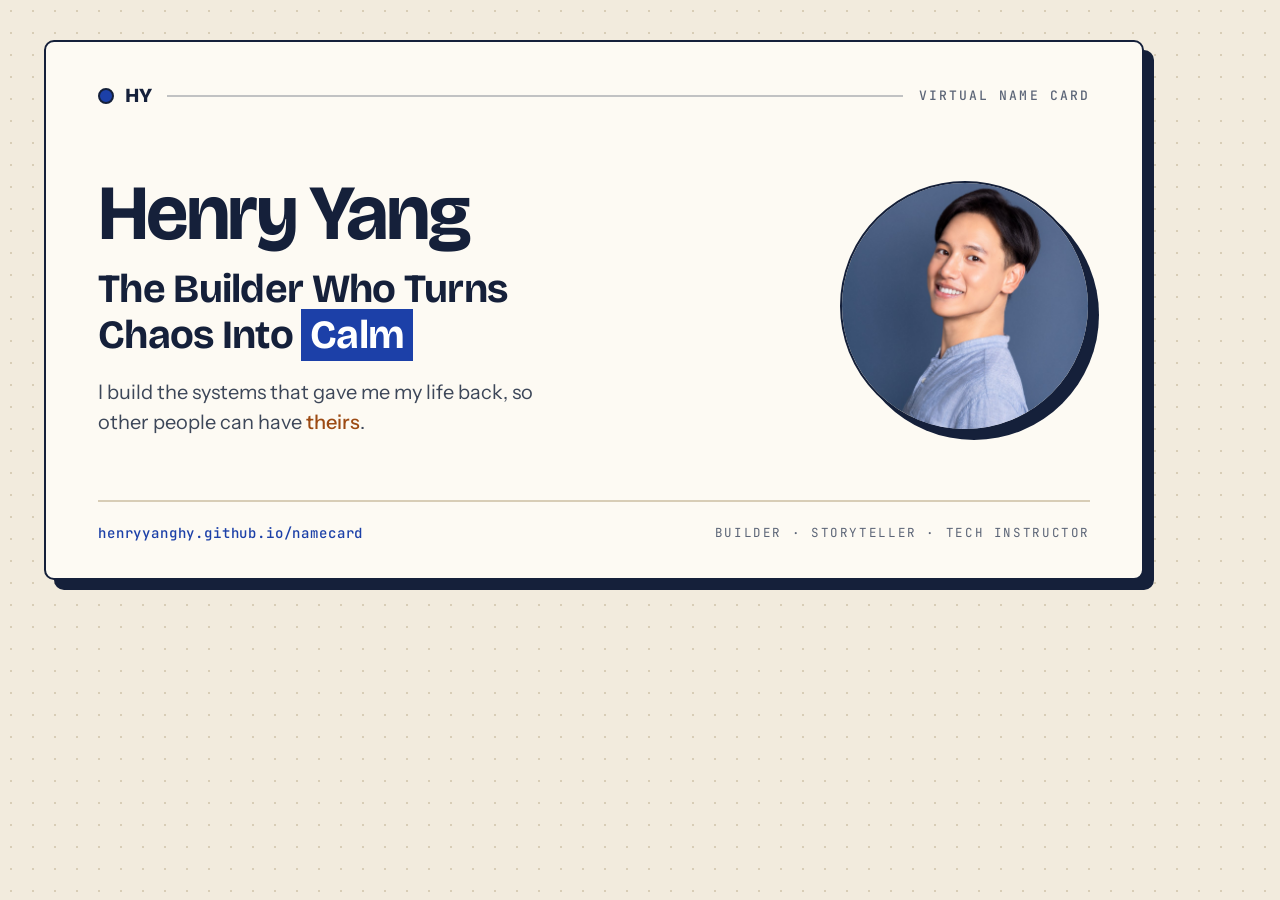
<file: og.html>
<!DOCTYPE html>
<html lang="en">
<head>
<meta charset="utf-8" />
<title>OG image template — Henry Yang</title>
<meta name="robots" content="noindex" />

<!-- Design tokens + self-hosted fonts come straight from the live stylesheet,
     so this template can never drift from the site's design system. -->
<link rel="stylesheet" href="assets/css/v2.css?v=4.9" />

<style>
  /* ===== Render target: exactly 1200 x 630 ===== */
  html,body{margin:0;padding:0}
  body{width:1200px;height:630px;overflow:hidden}

  .og{
    position:relative;width:1200px;height:630px;
    background-color:var(--canvas);
    background-image:radial-gradient(var(--hairline-soft) 1px,transparent 1.4px);
    background-size:var(--dot-pitch) var(--dot-pitch);
  }

  /* The card — same 2px ink outline + hard offset shadow as .bio-card */
  .og__card{
    position:absolute;left:44px;top:40px;width:1100px;height:540px;
    display:flex;flex-direction:column;
    border:2px solid var(--ink);border-radius:var(--radius-lg);
    background:var(--surface-card);
    box-shadow:10px 10px 0 var(--ink);
    padding:38px 52px 34px;
  }

  /* ---- rail (mirrors index.html .rail) ---- */
  .og__rail{display:flex;align-items:center;gap:16px}
  .og__brand{display:inline-flex;align-items:center;gap:11px}
  .og__dot{width:16px;height:16px;flex:0 0 16px;background:var(--primary);border:2px solid var(--ink);border-radius:var(--radius-full)}
  .og__mono{font-family:var(--font-display);font-weight:800;font-size:20px;letter-spacing:-.02em;color:var(--ink)}
  .og__rule{flex:1;height:2px;background:var(--ink);opacity:.26}
  .og__tag{font-family:var(--font-mono);font-size:13px;font-weight:500;letter-spacing:.16em;text-transform:uppercase;color:var(--muted)}

  /* ---- body ---- */
  .og__body{flex:1;display:flex;align-items:center;gap:52px;min-height:0}
  .og__id{flex:1;min-width:0}
  .og__name{margin:0;font-family:var(--font-display);font-weight:700;font-size:78px;line-height:.98;letter-spacing:-2.6px;color:var(--ink)}
  .og__moniker{margin:16px 0 0;font-family:var(--font-display);font-weight:700;font-size:40px;line-height:1.14;letter-spacing:-.7px;color:var(--ink)}
  .og__tagline{margin:18px 0 0;font-family:var(--font-body);font-weight:400;font-size:20px;line-height:1.5;color:var(--body);max-width:34ch}
  .og__em{color:var(--accent);font-weight:500}

  .og__photo{flex:0 0 250px;width:250px;height:250px}
  .og__photo img{
    width:250px;height:250px;object-fit:cover;object-position:center 16%;
    border:2px solid var(--ink);border-radius:var(--radius-full);
    box-shadow:9px 9px 0 var(--ink);background:var(--canvas-tint);
  }

  /* ---- foot ---- */
  .og__foot{
    display:flex;align-items:center;justify-content:space-between;gap:20px;
    padding-top:20px;border-top:2px solid var(--hairline-soft);
    font-family:var(--font-mono);font-size:14px;letter-spacing:.06em;color:var(--muted);
  }
  .og__url{color:var(--primary);font-weight:500}
  .og__facets{text-transform:uppercase;letter-spacing:.13em;font-size:12.5px}

  /* ===================== story variant ===================== */
  /* Inverted to the .band--ink surface the story page is built on. */
  .og--story .og__card{background:var(--surface-band);border-color:var(--ink);box-shadow:10px 10px 0 var(--primary)}
  .og--story .og__mono{color:var(--canvas)}
  .og--story .og__rule{background:var(--on-band-dim);opacity:.42}
  .og--story .og__tag{color:var(--on-band-dim)}
  .og--story .og__body{align-items:flex-start;flex-direction:column;justify-content:center;gap:0}
  .og--story .og__id{flex:0 1 auto}
  .og--story .og__photo{display:none}
  .og--story .og__kicker{
    display:inline-block;margin:0 0 24px;padding:4px 11px;
    background:var(--primary);color:var(--on-primary);border:2px solid var(--on-band-dim);
    font-family:var(--font-mono);font-size:12px;font-weight:500;letter-spacing:.1em;text-transform:uppercase;
  }
  .og--story .og__name{font-size:58px;line-height:1.04;letter-spacing:-1.45px;color:var(--canvas);max-width:17ch}
  .og--story .og__tagline{margin-top:22px;font-size:19px;line-height:1.6;color:var(--on-band);max-width:52ch}
  .og--story .og__em{color:var(--canvas);font-style:italic;font-weight:400}
  .og--story .og__foot{border-top-color:rgba(152,161,179,.38);color:var(--on-band-dim)}
  .og--story .og__url{color:var(--primary-lift)}
</style>
</head>

<body>

<!-- Default: the landing-page card. Add ?p=story for the story-page variant. -->
<div class="og" id="og">
  <div class="og__card">

    <header class="og__rail">
      <span class="og__brand"><span class="og__dot"></span><span class="og__mono">HY</span></span>
      <span class="og__rule"></span>
      <span class="og__tag" id="og-rail-tag">Virtual name card</span>
    </header>

    <div class="og__body">
      <div class="og__id">
        <p class="og__kicker" id="og-kicker" hidden></p>
        <h1 class="og__name" id="og-name">Henry Yang</h1>
        <p class="og__moniker" id="og-moniker">The Builder Who Turns<br>Chaos Into <span class="cb-mark">Calm</span></p>
        <p class="og__tagline" id="og-tagline">I build the systems that gave me my life back, so other people can have <span class="og__em">theirs</span>.</p>
      </div>
      <div class="og__photo"><img src="images/avatar.jpg" alt="" width="250" height="250"></div>
    </div>

    <footer class="og__foot">
      <span class="og__url" id="og-url">henryyanghy.github.io/namecard</span>
      <span class="og__facets" id="og-facets">Builder · Storyteller · Tech Instructor</span>
    </footer>

  </div>
</div>

<script>
  if (new URLSearchParams(location.search).get('p') === 'story') {
    document.getElementById('og').classList.add('og--story');
    document.getElementById('og-rail-tag').textContent = 'The story';
    document.getElementById('og-kicker').hidden = false;
    document.getElementById('og-kicker').textContent = 'Who is Henry';
    document.getElementById('og-name').textContent = 'The thing is — nobody actually likes to work.';
    document.getElementById('og-moniker').remove();
    document.getElementById('og-tagline').innerHTML =
      'I was obsessed with it anyway. Not with the work itself, but with being <span class="og__em">busy</span> at it. This is where it started.';
    document.getElementById('og-url').textContent = 'henryyanghy.github.io/namecard/story.html';
    document.getElementById('og-facets').textContent = 'Origin story';
  }
</script>

</body>
</html>
</file>
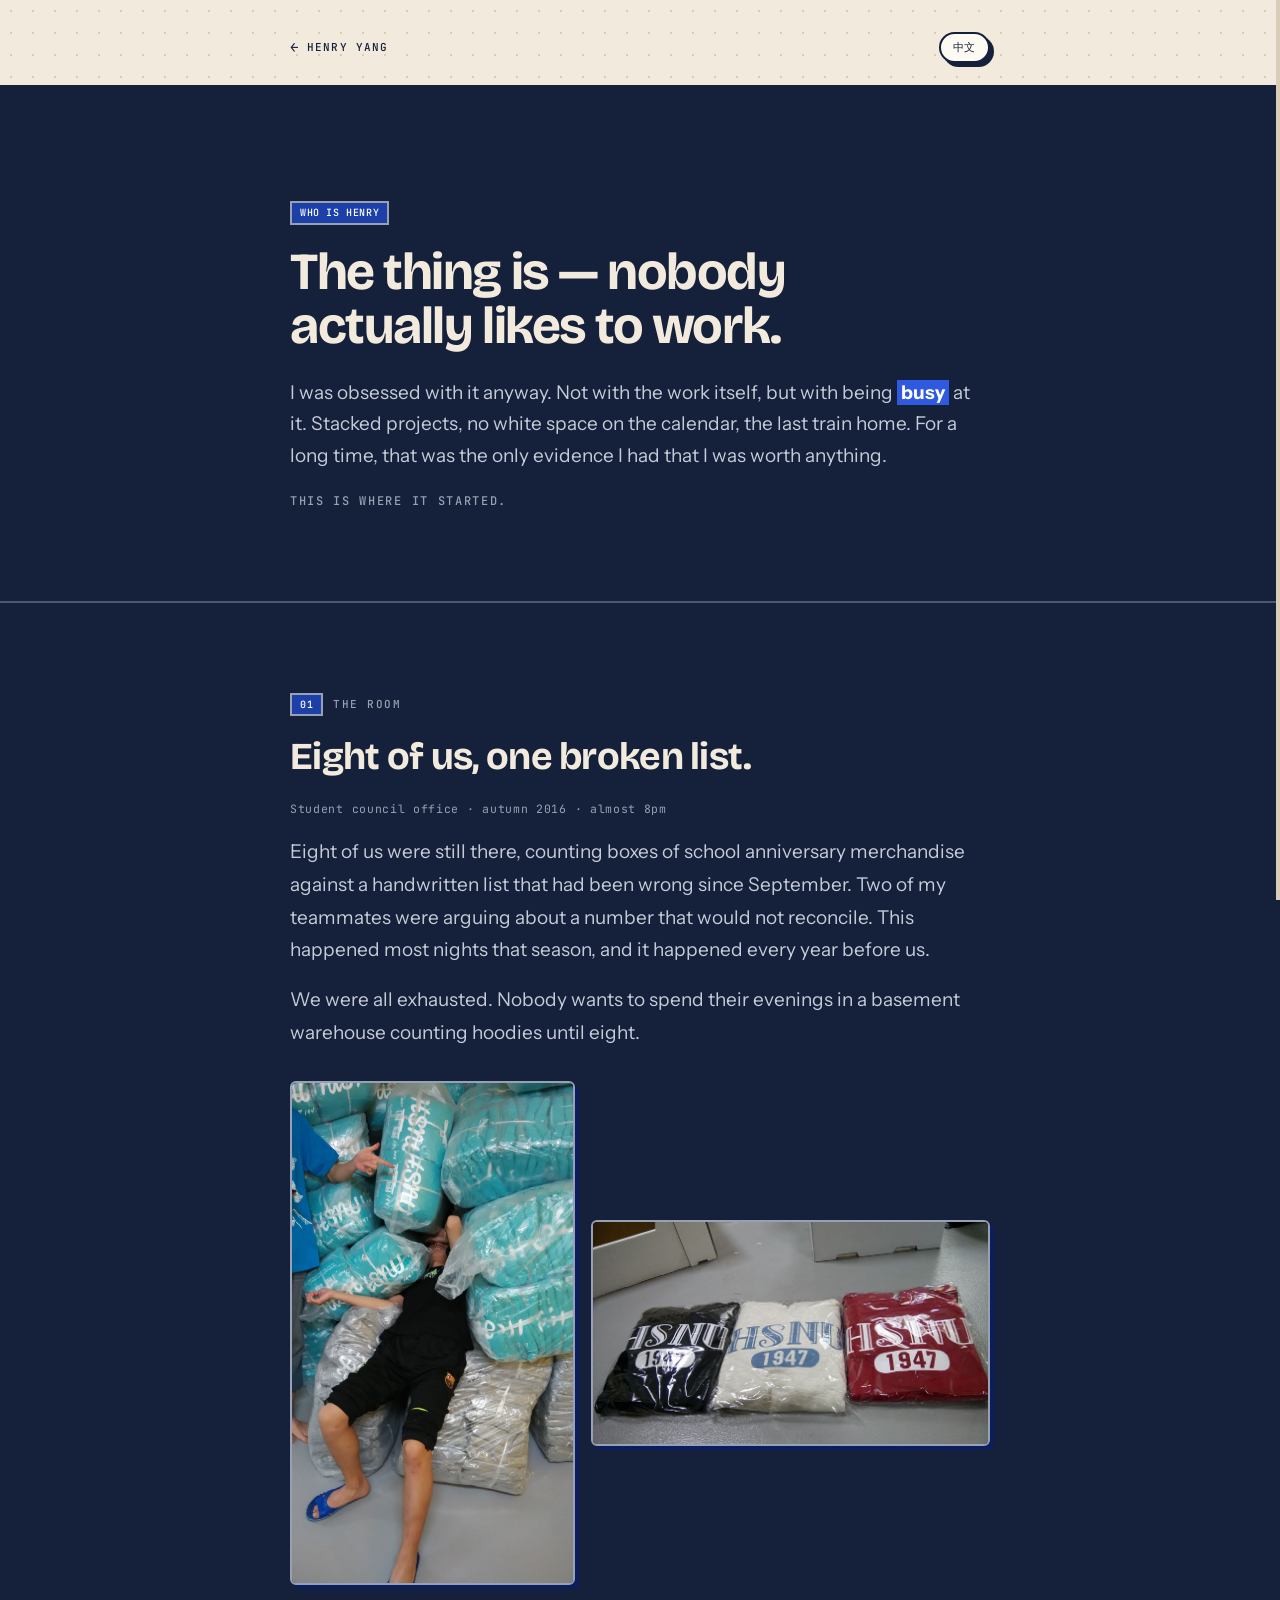
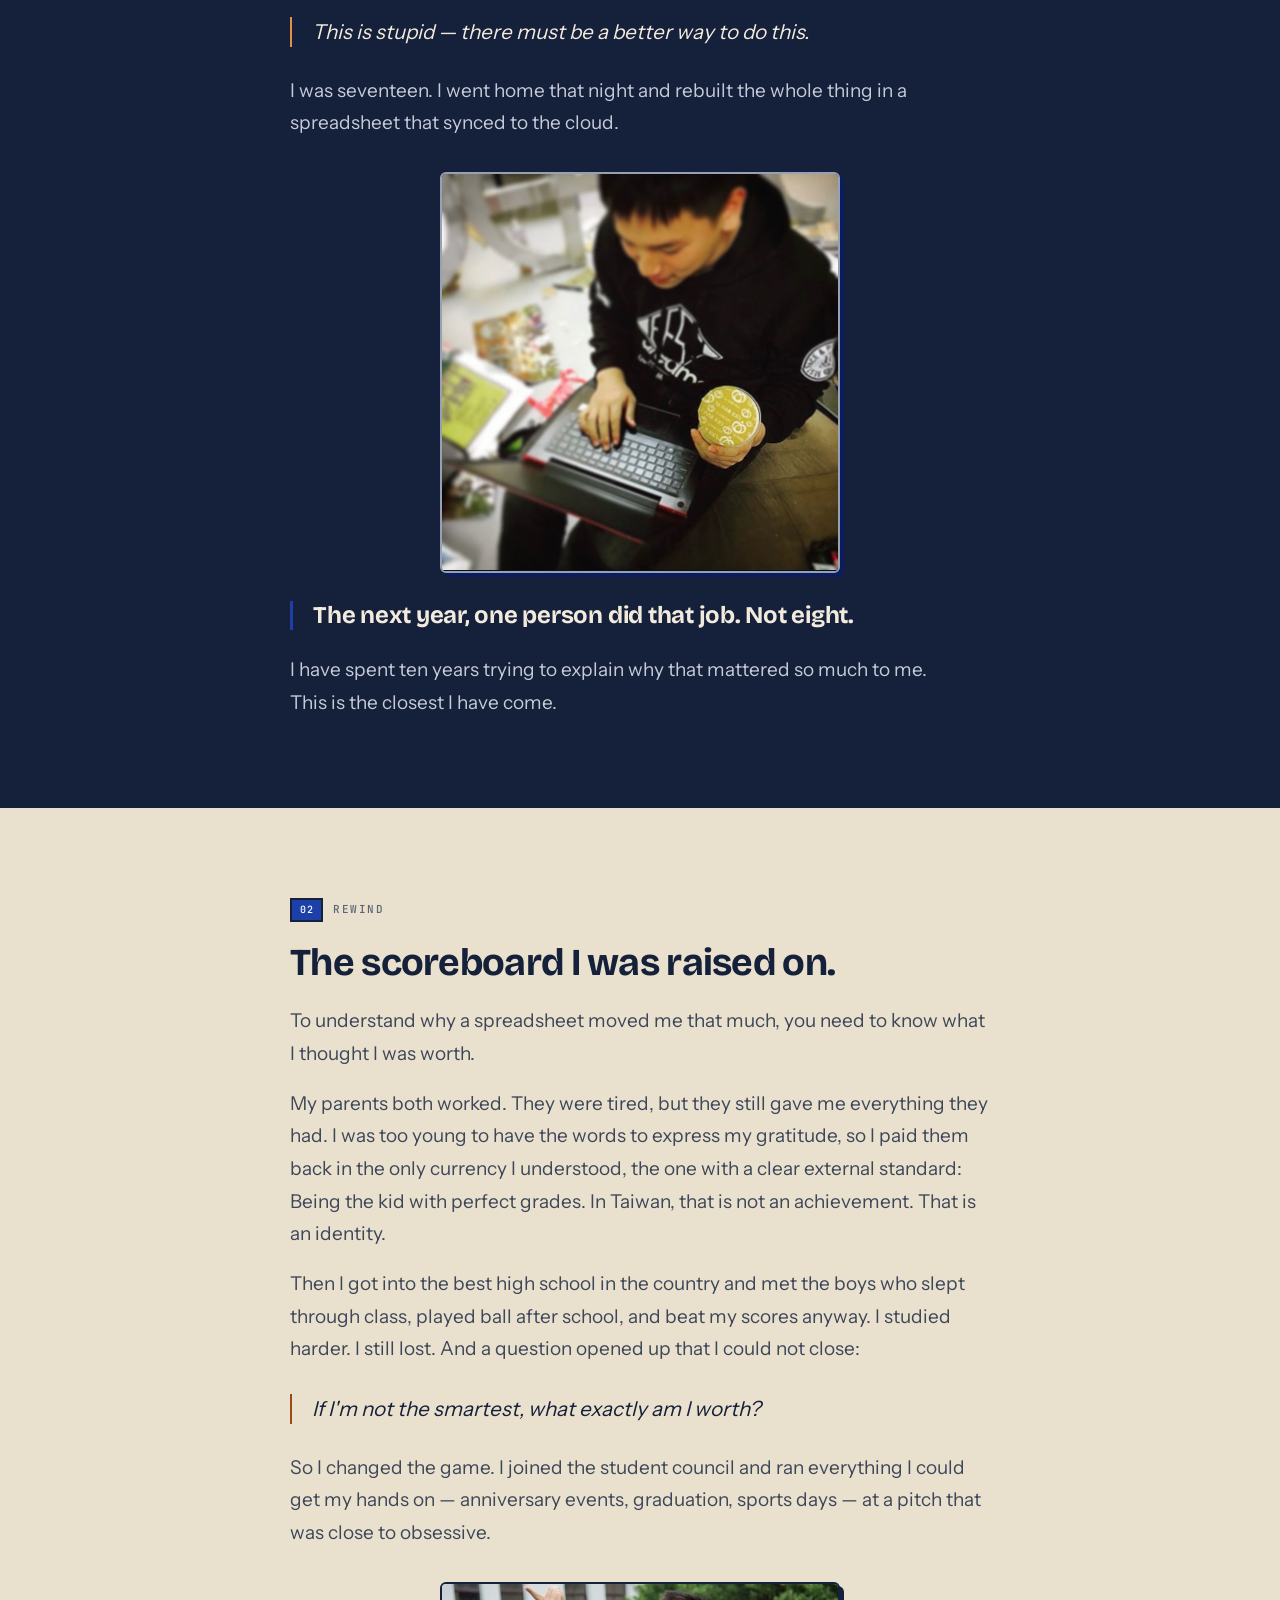
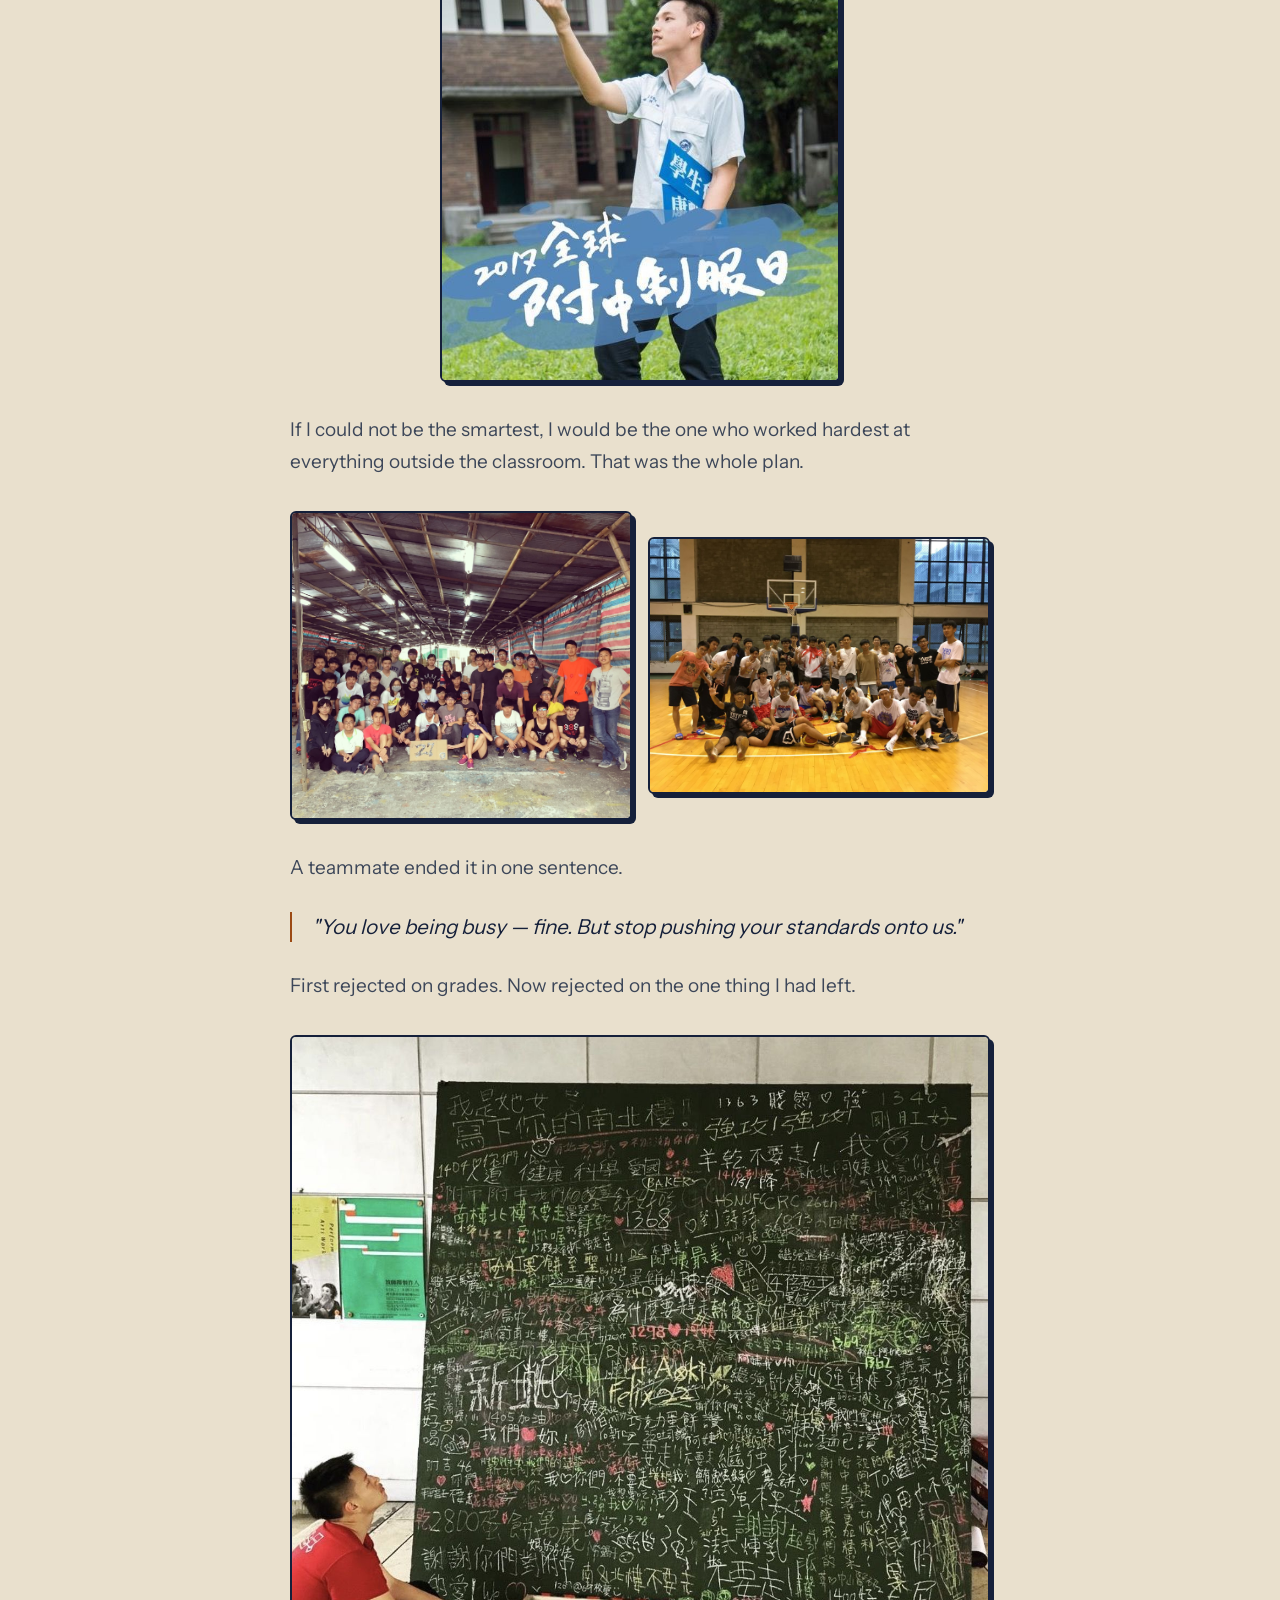
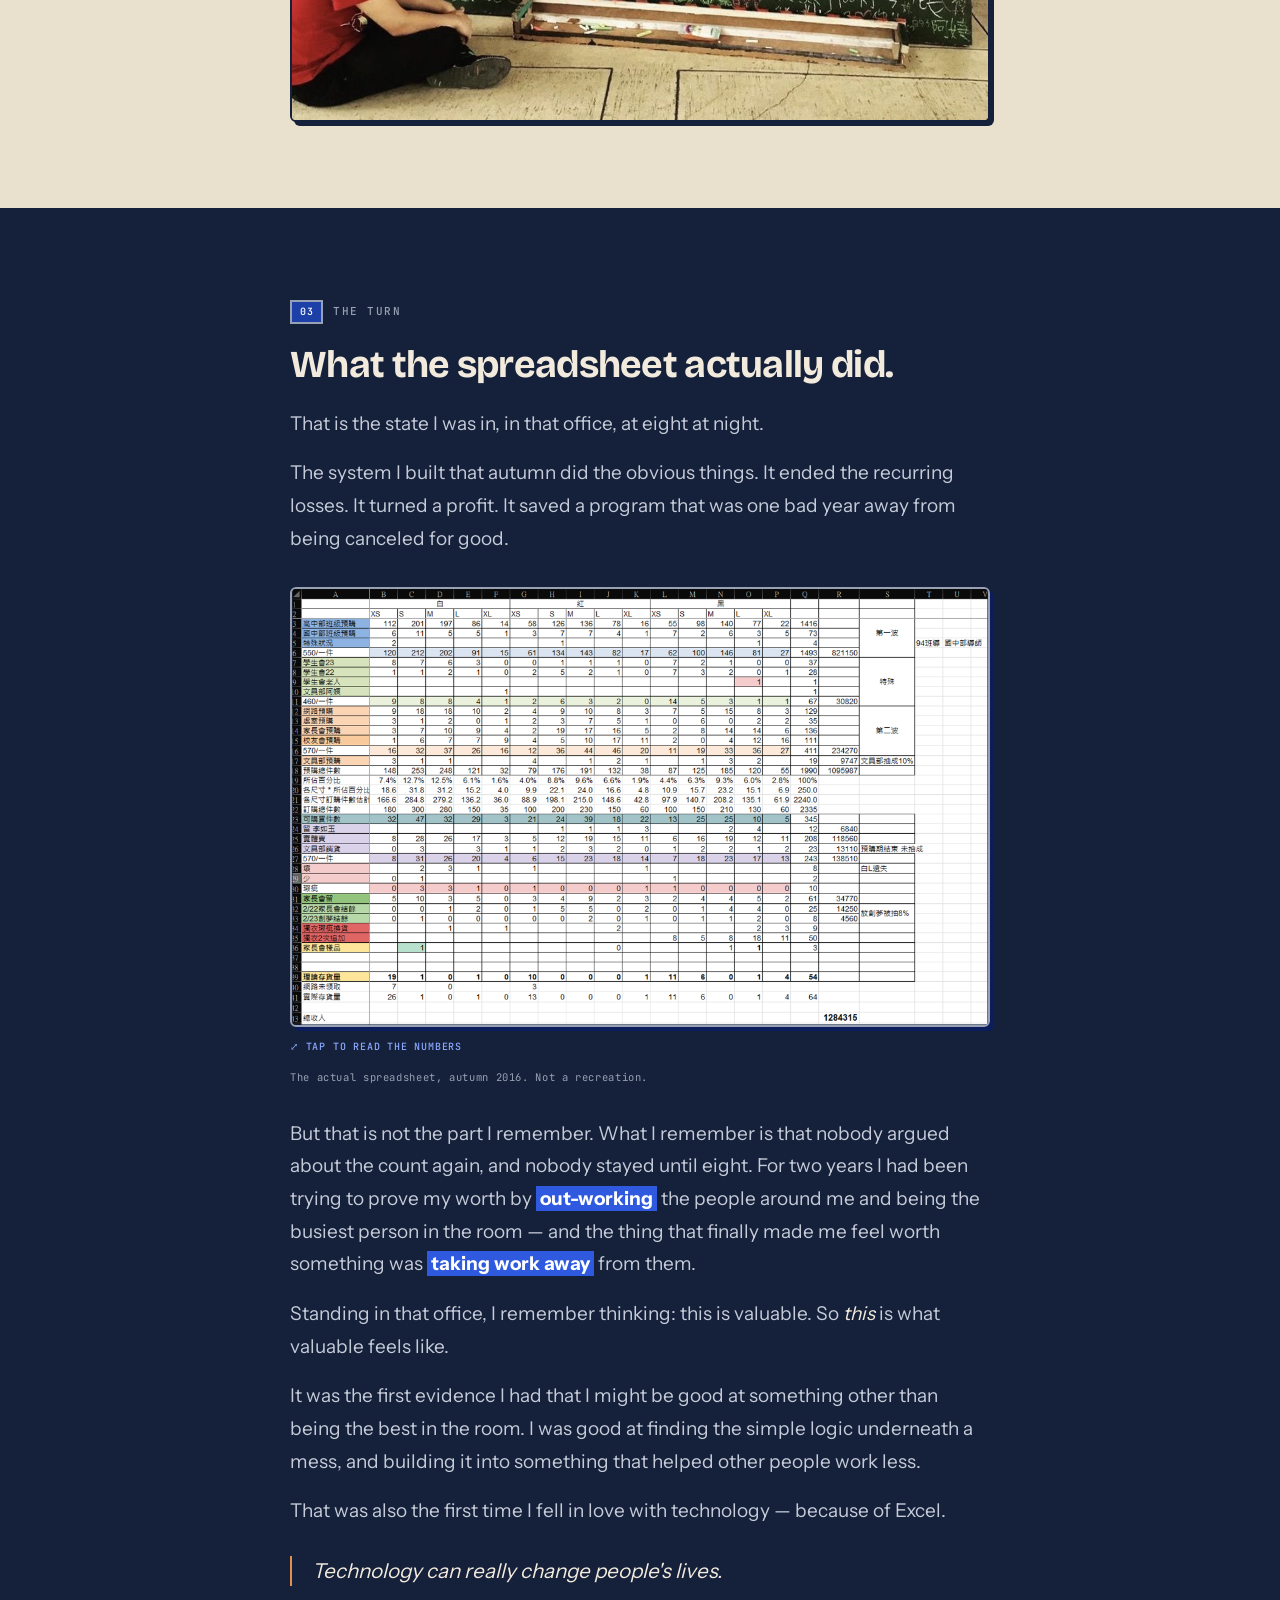
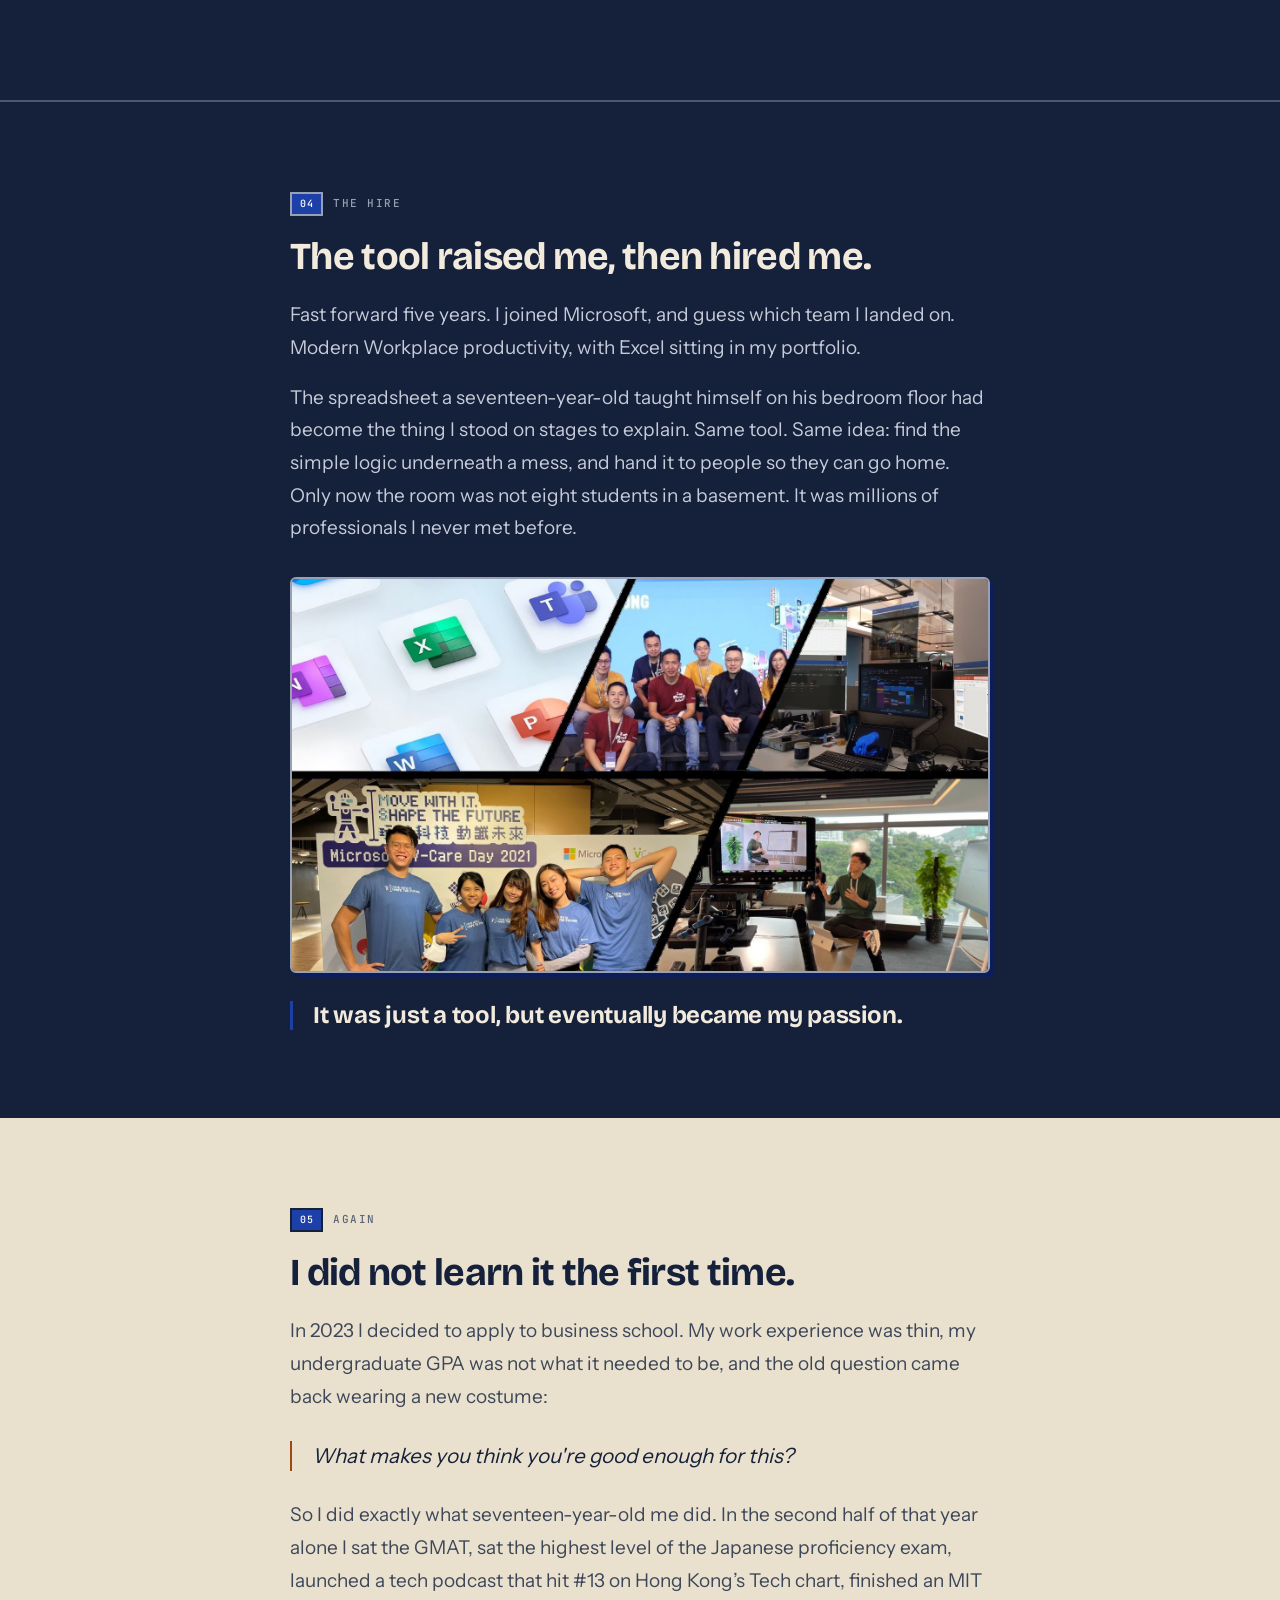
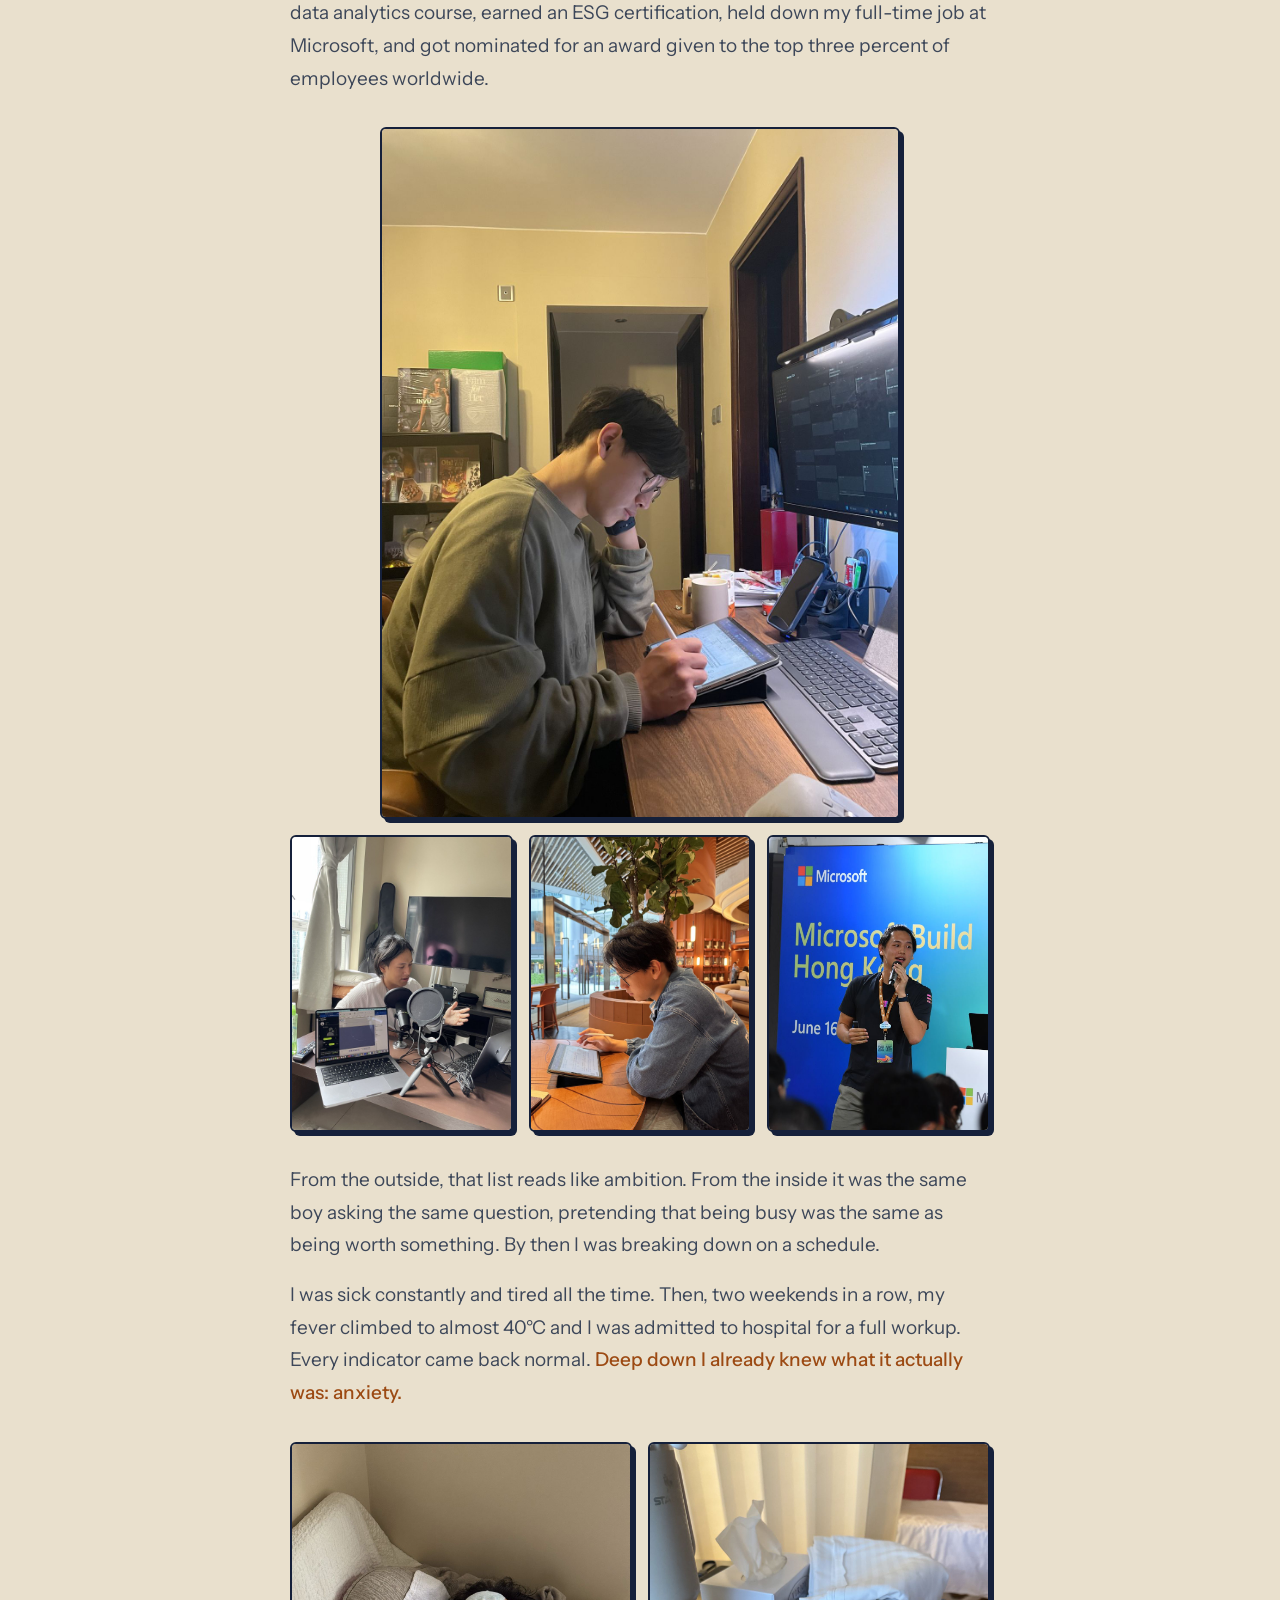
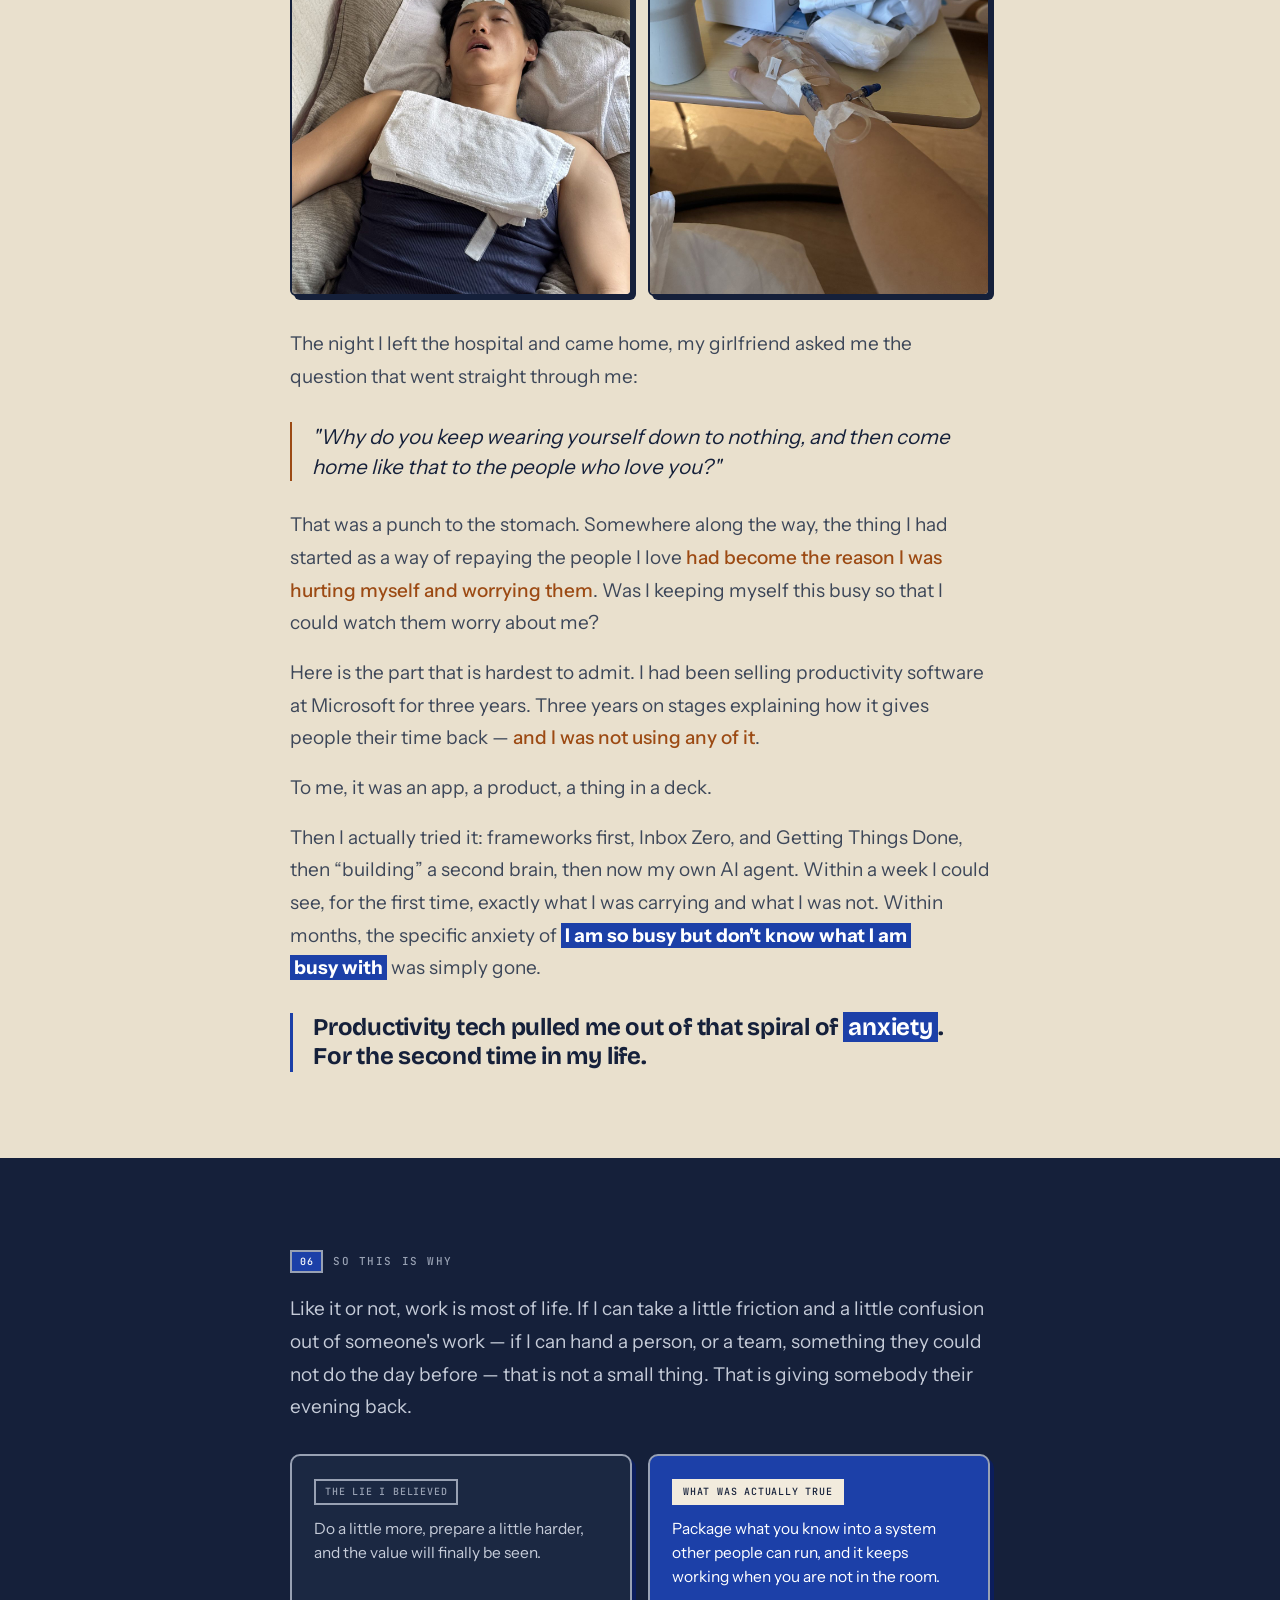
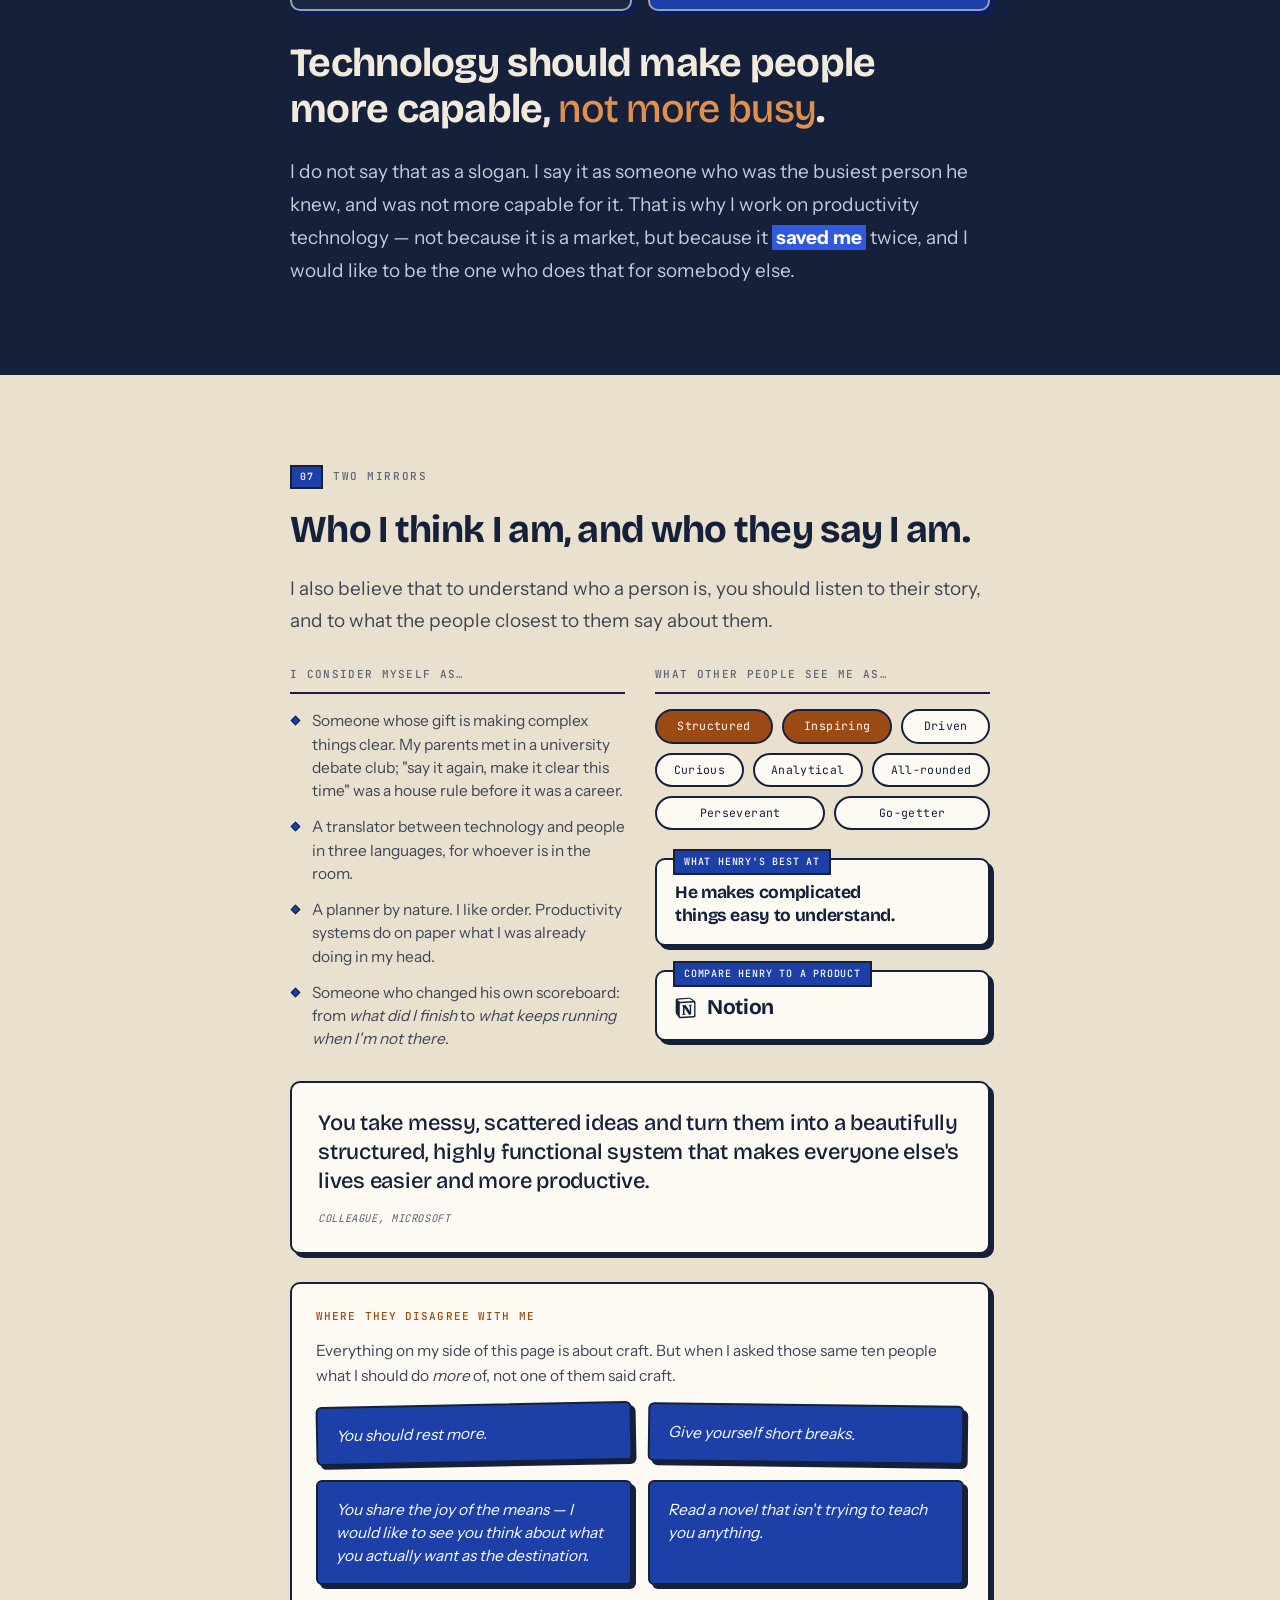
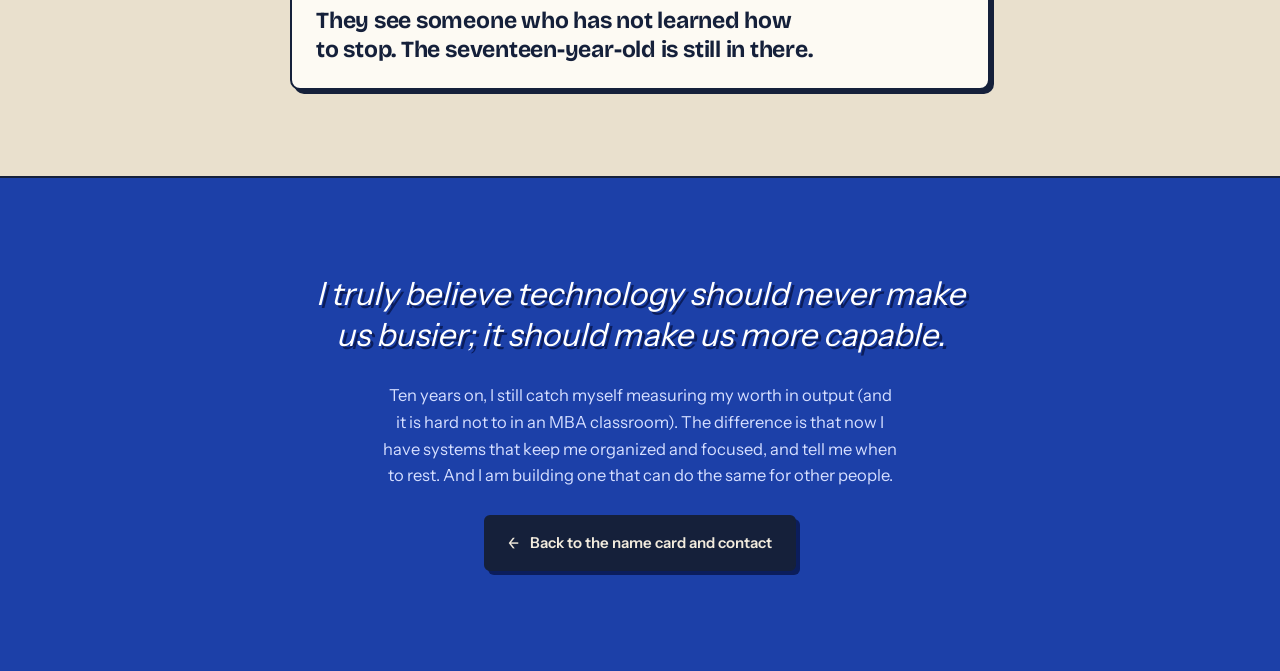
<file: story.html>
<!DOCTYPE html>
<html lang="en">
<head>
  <meta charset="utf-8" />
  <meta name="viewport" content="width=device-width, initial-scale=1, viewport-fit=cover" />
  <title>Who is Henry Yang — The Story</title>
  <meta name="description" content="Why Henry Yang builds productivity technology: ten years from a high school spreadsheet to Microsoft to Kellogg, and the two times a system pulled him out of burnout." />
  <meta name="theme-color" content="#15203a" />
  <link rel="icon" type="image/png" sizes="32x32" href="images/favicon-32.png" />
  <link rel="icon" type="image/png" sizes="192x192" href="images/favicon-192.png" />
  <link rel="apple-touch-icon" href="images/apple-touch-icon.png" />

  <!-- Open Graph -->
  <meta property="og:title" content="Who is Henry Yang — The Story" />
  <meta property="og:description" content="Nobody likes to work. I was obsessed with being busy anyway. The origin story, and how others see me." />
  <meta property="og:type" content="article" />
  <meta property="og:url" content="https://henryyanghy.github.io/namecard/story.html" />
  <meta property="og:image" content="https://henryyanghy.github.io/namecard/images/og-story-v3.png" />
  <meta property="og:image:width" content="1200" />
  <meta property="og:image:height" content="630" />

  <meta name="twitter:card" content="summary_large_image" />
  <meta name="twitter:title" content="Who is Henry Yang — The Story" />
  <meta name="twitter:description" content="Nobody likes to work. I was obsessed with being busy anyway. The origin story, and how others see me." />
  <meta name="twitter:image" content="https://henryyanghy.github.io/namecard/images/og-story-v3.png" />

  <!-- Language carried from the other page. This runs before first paint so a
       Chinese reader never sees a frame of English; the dictionary strings are
       filled in by the main script at the end of the body. -->
  <script>if(/[?&]lang=zh/i.test(location.search))document.documentElement.lang='zh-Hant';</script>

  <!-- ?lang=zh serves the same file, so point search engines at the bare URL. -->
  <link rel="canonical" href="https://henryyanghy.github.io/namecard/story.html" />

  <!-- ?v= is a cache buster: bump it whenever v2.css changes, or returning
       visitors keep rendering new markup against a stale cached stylesheet. -->
  <link rel="stylesheet" href="assets/css/v2.css?v=4.9" />
</head>
<body>

<div class="story-wrap">
  <div class="progress" aria-hidden="true"><span class="progress__bar" id="progress-bar"></span></div>

  <div class="story-shell">
    <header class="story-top">
      <a class="backlink" href="index.html"><span class="backlink__arrow" aria-hidden="true">←</span> Henry Yang</a>
      <!-- A ?lang=zh on the URL carries the language over from the name card;
           a bare URL always opens in English. See the bilingual spec. -->
      <button class="cb-pill" type="button" id="lang-btn" data-i18n-label="lang.aria" aria-label="Switch to Chinese">
        <span data-i18n="lang.label">中文</span>
      </button>
    </header>
  </div>

  <!-- Hero — the hook -->
  <section class="band band--ink story-hero">
    <div class="band__inner">
      <p class="kicker" lang="en"><span class="kicker__num">Who is Henry</span></p>
      <p class="kicker" lang="zh-Hant"><span class="kicker__num">Henry 到底是誰？</span></p>
      <h1 class="hook-lead" lang="en">The thing is — nobody actually likes to work.</h1>
      <h1 class="hook-lead" lang="zh-Hant">說實話，沒有人真的喜歡工作。</h1>
      <p class="hook" lang="en">I was obsessed with it anyway. Not with the work itself, but with being <span class="cb-mark">busy</span> at it. Stacked projects, no white space on the calendar, the last train home. For a long time, that was the only evidence I had that I was worth anything.</p>
      <p class="hook" lang="zh-Hant">但我依舊沉迷其中。並不是我沉迷工作本身，而是沉迷於「<span class="cb-mark nobr">忙碌</span>」這個狀態。一個接著一個的專案、被行程填滿的行事曆、以及每天載我的末班列車。有很長一段時間，這些我唯一能證明自己有價值的<span class="nobr">東西。</span></p>
      <p class="hook-cut" lang="en">This is where it started.</p>
      <p class="hook-cut" lang="zh-Hant">一切都從那個秋天開始。</p>
    </div>
  </section>

  <!-- 01 · The room -->
  <section class="band band--ink chapter" id="room">
    <div class="band__inner">
      <p class="kicker" lang="en"><span class="kicker__num">01</span> The room</p>
      <p class="kicker" lang="zh-Hant"><span class="kicker__num">01</span> 師大附中學生會的地下會辦</p>
      <h2 class="ch-title" lang="en">Eight of us, one broken list.</h2>
      <h2 class="ch-title" lang="zh-Hant"><span class="nobr">八個人，跟一份</span><span class="nobr">錯誤連篇的手寫清單。</span></h2>
      <p class="scene-slug" lang="en">Student council office · autumn 2016 · almost 8pm</p>
      <p class="scene-slug" lang="zh-Hant">學生會辦公室 &middot; 2016 年秋天 &middot; 晚上快八點</p>
      <div class="prose">
        <p lang="en">Eight of us were still there, counting boxes of school anniversary merchandise against a handwritten list that had been wrong since September. Two of my teammates were arguing about a number that would not reconcile. This happened most nights that season, and it happened every year before us.</p>
        <p lang="zh-Hant">我們八個人還留在那裡，對著一份從九月就錯掉的手寫清單，一箱一箱清點校慶紀念品。兩個同學為了一個怎麼都對不起來的數字在吵。那陣子幾乎每個晚上都這樣，而我們之前的每一屆也都<span class="nobr">這樣。</span></p>
        <p lang="en">We were all exhausted. Nobody wants to spend their evenings in a basement warehouse counting hoodies until eight.</p>
        <p lang="zh-Hant">大家都累壞了。沒有人參加學生會是想把晚上耗在地下室倉庫裡數帽 T 庫存數到<span class="nobr">八點。</span></p>
      </div>

      <figure class="fig fig--pair" style="--pair-cols:5fr 7fr">
        <span class="fig__frame">
          <img src="images/story/01-warehouse-collapse.jpg" width="900" height="1600" loading="lazy" decoding="async"
               alt="A student lying spread-eagled across a head-high stack of plastic-wrapped hoodie bundles in the storeroom, while another points at him." />
        </span>
        <span class="fig__frame">
          <img src="images/story/02-the-hoodies.jpg" width="1600" height="901" loading="lazy" decoding="async"
               alt="Three of the school anniversary hoodies in their packaging — black, cream and red, each printed HSNU 1947." />
        </span>
      </figure>

      <div class="prose prose--after-fig">
        <p class="voice" lang="en">This is stupid — there must be a better way to do&nbsp;this.</p>
        <p class="voice" lang="zh-Hant">「這太蠢了，這一定有更好的<span class="nobr">做法。」</span></p>
        <p lang="en">I was seventeen. I went home that night and rebuilt the whole thing in a spreadsheet that synced to the cloud.</p>
        <p lang="zh-Hant">我那年十七歲。那天晚上回家，我用一份可以自動同步到雲端的 Excel 試算表，把整個庫存流程重新設計了<span class="nobr">一遍。</span></p>
      </div>

      <figure class="fig fig--portrait">
        <span class="fig__frame">
          <img src="images/story/03-building-the-sheet.jpg" width="1288" height="1292" loading="lazy" decoding="async"
               alt="Henry at seventeen, hunched over a laptop balanced on his knees, surrounded by scattered event materials." />
        </span>
      </figure>

      <p class="beat" lang="en">The next year, one person did that job. Not eight.</p>
      <p class="beat" lang="zh-Hant"><span class="nobr">幾個禮拜後，這件事</span><span class="nobr">不用八個人到八點，</span><span class="nobr">一個人在放學前就做完了。</span></p>
      <p class="pull-note" lang="en">I have spent ten years trying to explain why that mattered so much to me.<br>This is the closest I have come.</p>
      <p class="pull-note" lang="zh-Hant">我花了十年想解釋，為什麼這件事對我如此<span class="nobr">重要。</span><br>你現在看到的是我目前最接近我心中答案的<span class="nobr">版本。</span></p>
    </div>
  </section>

  <!-- 02 · Rewind -->
  <section class="band band--tint chapter" id="scoreboard">
    <div class="band__inner">
      <p class="kicker" lang="en"><span class="kicker__num">02</span> Rewind</p>
      <p class="kicker" lang="zh-Hant"><span class="kicker__num">02</span> 倒帶</p>
      <h2 class="ch-title" lang="en">The scoreboard I was raised on.</h2>
      <h2 class="ch-title" lang="zh-Hant">從小陪我長大的那張計分板。</h2>
      <div class="prose">
        <p lang="en">To understand why a spreadsheet moved me that much, you need to know what I thought I was worth.</p>
        <p lang="zh-Hant">要理解一張試算表為什麼能讓我那麼激動，你得先知道我當時是怎麼看自己的<span class="nobr">價值的。</span></p>
        <p lang="en">My parents both worked. They were tired, but they still gave me everything they had. I was too young to have the words to express my gratitude, so I paid them back in the only currency I understood, the one with a clear external standard: Being the kid with perfect grades. In Taiwan, that is not an achievement. That is an identity.</p>
        <p lang="zh-Hant">我生長在一個充滿愛的家庭。我的父母即便在他們雙薪工作繁忙的情況下，在我的成長過程中仍給予了我一切他們能給的愛與支持。而在我年幼，還沒有足夠情緒與語言能力能表達出感激之意的時刻，我選擇了以當時的我所能理解、且具備明確的外部標準的回報方式：當個成績好的乖孩子。在台灣，那不是成就，那是一種<span class="nobr">身分。</span></p>
        <p lang="en">Then I got into the best high school in the country and met the boys who slept through class, played ball after school, and beat my scores anyway. I studied harder. I still lost. And a question opened up that I could not close:</p>
        <p lang="zh-Hant">後來我考上全國最好的高中，遇到一群上課睡覺、放學打球，成績卻永遠贏過我的天才同學們。那是我第一次真正意義上的懷疑<span class="nobr">人生：</span></p>
        <p class="voice" lang="en">If I'm not the smartest, what exactly am&nbsp;I&nbsp;worth?</p>
        <p class="voice" lang="zh-Hant"><span class="nobr">如果我不是最聰明的，</span><span class="nobr">那我的價值還剩下什麼？</span></p>
        <p lang="en">So I changed the game. I joined the student council and ran everything I could get my hands on — anniversary events, graduation, sports days — at a pitch that was close to obsessive.</p>
        <p lang="zh-Hant">所以我改變策略，進了學生會，接近癡狂的組織了許多活動與專案：校慶、畢業典禮、運動賽事等等&hellip;</p>
      </div>

      <figure class="fig fig--portrait">
        <span class="fig__frame">
          <img src="images/story/04-student-council.jpg" width="540" height="540" loading="lazy" decoding="async"
               alt="Henry in school uniform wearing a student council campaign sash, pointing off camera." />
        </span>
      </figure>

      <div class="prose prose--after-fig">
        <p lang="en">If I could not be the smartest, I would be the one who worked hardest at everything outside the classroom. That was the whole plan.</p>
        <p lang="zh-Hant">我的策略很簡單：「如果我當不成課內最聰明的，那我就當課外活動最活躍最拚的<span class="nobr">那個。」</span></p>
      </div>

      <figure class="fig fig--pair">
        <span class="fig__frame">
          <img src="images/story/05-warehouse-crew.jpg" width="1600" height="1441" loading="lazy" decoding="async"
               alt="About forty student council members posed together in the corrugated-iron storeroom, holding a cardboard sign." />
        </span>
        <span class="fig__frame">
          <img src="images/story/06-sports-day.jpg" width="1600" height="1200" loading="lazy" decoding="async"
               alt="Around forty students with red ribbons posed on a gymnasium basketball court after a sports day." />
        </span>
      </figure>

      <div class="prose prose--after-fig">
        <p lang="en">A teammate ended it in one sentence.</p>
        <p lang="zh-Hant">然後，我的一個同學用一句話結束了<span class="nobr">這件事。</span></p>
        <p class="voice" lang="en">"You love being busy — fine. But stop pushing your standards onto us."</p>
        <p class="voice" lang="zh-Hant"><span class="nobr">「跟你共事壓力好大，</span><span class="nobr">不要把你的標準強加在我們身上！」</span></p>
        <p lang="en">First rejected on grades. Now rejected on the one thing I had left.</p>
        <p lang="zh-Hant">先是在成績上被否定。現在連我僅剩的那件事也被<span class="nobr">否定了。</span></p>
      </div>

      <figure class="fig">
        <span class="fig__frame">
          <img src="images/story/07-message-wall.jpg" width="1290" height="1267" loading="lazy" decoding="async"
               alt="Henry sitting on the floor, looking up at a large chalkboard covered edge to edge in handwritten messages." />
        </span>
      </figure>
    </div>
  </section>

  <!-- 03 · The turn -->
  <section class="band band--ink chapter" id="turn">
    <div class="band__inner">
      <p class="kicker" lang="en"><span class="kicker__num">03</span> The turn</p>
      <p class="kicker" lang="zh-Hant"><span class="kicker__num">03</span> 轉折</p>
      <h2 class="ch-title" lang="en">What the spreadsheet actually did.</h2>
      <h2 class="ch-title" lang="zh-Hant">那份試算表真正做到的事。</h2>
      <div class="prose">
        <p lang="en">That is the state I was in, in that office, at eight at night.</p>
        <p lang="zh-Hant">那就是我當時的狀態 &mdash; 晚上八點，我坐在學生會辦公室裡。</p>
        <p lang="en">The system I built that autumn did the obvious things. It ended the recurring losses. It turned a profit. It saved a program that was one bad year away from being canceled for good.</p>
        <p lang="zh-Hant">那年秋天我做的庫存系統，幫助我把科技落實成了影響力。它終結了年年虧損的帽 T，讓學生會當年的活動得以盈利，甚至救下了一個再差一年就會被永久取消的<span class="nobr">活動。</span></p>
      </div>

      <figure class="fig">
        <button class="fig__zoom" type="button" id="sheet-zoom" data-i18n-label="zoom.aria" aria-label="Open the inventory spreadsheet at full size">
          <span class="fig__frame">
            <img src="images/story/08-inventory-spreadsheet.png" width="2288" height="1432" loading="lazy" decoding="async"
                 alt="The inventory spreadsheet: three colorways across five sizes, tracking pre-orders, counter sales, defects and remaining stock, totaling NT$1,284,315 in revenue." />
          </span>
          <span class="fig__hint" data-i18n="zoom.hint">⤢ Tap to read the numbers</span>
        </button>
        <figcaption class="fig__cap" lang="en">The actual spreadsheet, autumn 2016. Not a recreation.</figcaption>
        <figcaption class="fig__cap" lang="zh-Hant">2016 年當時的那份試算表（真的是那份）</figcaption>
      </figure>

      <div class="prose prose--after-fig">
        <p lang="en">But that is not the part I remember. What I remember is that nobody argued about the count again, and nobody stayed until eight. For two years I had been trying to prove my worth by <span class="cb-mark">out-working</span> the people around me and being the busiest person in the room — and the thing that finally made me feel worth something was <span class="cb-mark">taking work&nbsp;away</span> from&nbsp;them.</p>
        <p lang="zh-Hant">但我記得的不是這些。我記得的是，再也沒有人為了數字吵架，也再也沒有人留到八點。有兩年，我一直想靠<span class="cb-mark"><span class="nobr">比身邊的人</span><span class="nobr">更拚</span></span>、當全場最忙的那個來證明自己的價值。結果真正讓我覺得自己有價值的，是<span class="cb-mark"><span class="nobr">把工作</span><span class="nobr">從他們身上拿走</span></span>。</p>
        <p lang="en">Standing in that office, I remember thinking: this is valuable. So <em>this</em> is what valuable feels like.</p>
        <p lang="zh-Hant">站在那間辦公室裡，我記得我想：「這是多麼有價值的事情啊！」原來<em class="nobr">有價值</em>是這種感覺。</p>
        <p lang="en">It was the first evidence I had that I might be good at something other than being the best in the room. I was good at finding the simple logic underneath a mess, and building it into something that helped other people work less.</p>
        <p lang="zh-Hant">這份對「讓事情變得簡單」的熱忱，直接引導我進入科技業。也是我第一次發現，我可能擅長的不只是當全場最強的那個。我的強項是挖掘複雜背後的簡單邏輯，並將其打造成他人可依循的<span class="nobr">系統。</span></p>
        <p lang="en">That was also the first time I fell in love with technology — because of Excel.</p>
        <p lang="zh-Hant">Excel 成為了我對科技熱忱的<span class="nobr">起點。</span></p>
        <p class="voice" lang="en">Technology can really change people's lives.</p>
        <p class="voice" lang="zh-Hant"><span class="nobr">科技真的可以改變一個人，</span><span class="nobr">甚至一群人的生活。</span></p>
      </div>
    </div>
  </section>

  <!-- 04 · The hire -->
  <section class="band band--ink chapter" id="hire">
    <div class="band__inner">
      <p class="kicker" lang="en"><span class="kicker__num">04</span> The hire</p>
      <p class="kicker" lang="zh-Hant"><span class="kicker__num">04</span> 被錄取</p>
      <h2 class="ch-title" lang="en">The tool raised&nbsp;me, then hired&nbsp;me.</h2>
      <h2 class="ch-title" lang="zh-Hant"><span class="nobr">那個救了我的工具，</span><span class="nobr">後來請了我。</span></h2>
      <div class="prose">
        <p lang="en">Fast forward five years. I joined Microsoft, and guess which team I landed on. Modern Workplace productivity, with Excel sitting in my portfolio.</p>
        <p lang="zh-Hant">快轉五年後。我進了 Microsoft，而生命就是這麼湊巧，讓我進到了負責現代化工作的生產力工具團隊，而 Excel 就在我負責的產品<span class="nobr">清單裡。</span></p>
        <p lang="en">The spreadsheet a seventeen-year-old taught himself on his bedroom floor had become the thing I stood on stages to explain. Same tool. Same idea: find the simple logic underneath a mess, and hand it to people so they can go home. Only now the room was not eight students in a basement. It was millions of professionals I never met before.</p>
        <p lang="zh-Hant">從十七歲的小孩在自己房間裡自學的那套試算表，到後來變成我站在台上演示的尖端科技。同一個工具。同一個想法：在一團亂底下找到那條簡單的邏輯，交給別人，讓他們可以早一點下班回家。只是這次台下不再是地下室裡的八個學生，而是幾百萬個我素昧平生的<span class="nobr">上班族們。</span></p>
      </div>

      <figure class="fig">
        <span class="fig__frame">
          <img src="images/story/09-microsoft-years.jpg" width="1600" height="900" loading="lazy" decoding="async"
               alt="Five photographs from Henry's Microsoft years: the Microsoft 365 app icons, the Hong Kong team, a desk of monitors, a company volunteering day, and a video shoot." />
        </span>
      </figure>

      <p class="beat" lang="en">It was just a tool, but eventually became my passion.</p>
      <p class="beat" lang="zh-Hant"><span class="nobr">本來只是一個工具，</span><span class="nobr">最後卻成了我的熱忱所在。</span></p>
    </div>
  </section>

  <!-- 05 · Again -->
  <section class="band band--tint chapter" id="again">
    <div class="band__inner">
      <p class="kicker" lang="en"><span class="kicker__num">05</span> Again</p>
      <p class="kicker" lang="zh-Hant"><span class="kicker__num">05</span> 又來一次</p>
      <h2 class="ch-title" lang="en">I did not learn it the first time.</h2>
      <h2 class="ch-title" lang="zh-Hant">很可惜，第一次我沒學乖。</h2>
      <div class="prose">
        <p lang="en">In 2023 I decided to apply to business school. My work experience was thin, my undergraduate GPA was not what it needed to be, and the old question came back wearing a new costume:</p>
        <p lang="zh-Hant">2023 年，我決定申請商學院。我的工作年資不夠、大學 GPA 不夠看，然後那個老問題改頭換面又<span class="nobr">回來了：</span></p>
        <p class="voice" lang="en">What makes you think you're good enough for&nbsp;this?</p>
        <p class="voice" lang="zh-Hant">憑什麼是我呢？憑什麼我可以申請得<span class="nobr">上呢？</span></p>
        <p lang="en">So I did exactly what seventeen-year-old me did. In the second half of that year alone I sat the GMAT, sat the highest level of the Japanese proficiency exam, launched a tech podcast that hit #13 on Hong Kong&rsquo;s Tech chart, finished an MIT data analytics course, earned an ESG certification, held down my full-time job at Microsoft, and got nominated for an award given to the top three percent of employees worldwide.</p>
        <p lang="zh-Hant">所以我做了十七歲的我會做的事。光是那年下半年，我考了 GMAT、考了日文檢定最高級、開了一檔香港科技榜第 13 名的 Podcast、修完 MIT 的資料分析課程、拿了 ESG 證照、同時做著 Microsoft 的全職工作，還被提名了一個全球前 3% 員工才拿得到<span class="nobr">的獎。</span></p>
      </div>

      <figure class="fig fig--lead">
        <span class="fig__frame">
          <img src="images/story/10-late-night-study.jpg" width="1200" height="1600" loading="lazy" decoding="async"
               alt="Henry writing on a tablet late at night at his home desk, a second monitor beside him showing a calendar with almost no free space." />
        </span>
        <div class="fig-row">
          <span class="fig__frame">
            <img src="images/story/11-podcast-recording.jpg" width="1200" height="1600" loading="lazy" decoding="async"
                 alt="Henry recording a podcast at home, speaking into a condenser microphone with an audio editor open on the laptop in front of him." />
          </span>
          <span class="fig__frame">
            <img src="images/story/12-cafe-study.jpg" width="1200" height="1600" loading="lazy" decoding="async"
                 alt="Henry working through study material on a tablet in a café." />
          </span>
          <span class="fig__frame fig__frame--offset">
            <img src="images/story/13-microsoft-build.jpg" width="1600" height="1067" loading="lazy" decoding="async"
                 alt="Henry presenting on stage at Microsoft Build Hong Kong, microphone in hand." />
          </span>
        </div>
      </figure>

      <div class="prose prose--after-fig">
        <p lang="en">From the outside, that list reads like ambition. From the inside it was the same boy asking the same question, pretending that being busy was the same as being worth something. By then I was breaking down on a schedule.</p>
        <p lang="zh-Hant">表面上看來，這份清單叫做企圖與上進心。但內心裡，是同一個小孩圍繞著同一個命題鑽牛角尖：假裝忙碌等於有價值。殊不知我當時已經在崩潰邊緣<span class="nobr">徘徊。</span></p>
        <p lang="en">I was sick constantly and tired all the time. Then, two weekends in a row, my fever climbed to almost 40°C and I was admitted to hospital for a full workup. Every indicator came back normal. <span class="cb-em">Deep&nbsp;down I already knew what it actually was:&nbsp;anxiety.</span></p>
        <p lang="zh-Hant">我一直反覆生病，一直很累。然後連續兩個週末，我燒到快 40&deg;C，需要住院做檢查。做了全套檢查後，發現每一項指標都正常。<span class="cb-em"><span class="nobr">但我心裡</span><span class="nobr">早已有數：</span><span class="nobr">那是焦慮</span><span class="nobr">在作祟。</span></span></p>
      </div>

      <figure class="fig fig--pair">
        <span class="fig__frame">
          <img src="images/story/14-fever-at-home.jpg" width="1200" height="1600" loading="lazy" decoding="async"
               alt="Henry asleep on a couch with a cooling patch on his forehead and a towel across his chest." />
        </span>
        <span class="fig__frame">
          <img src="images/story/15-hospital-iv.jpg" width="1200" height="1600" loading="lazy" decoding="async"
               alt="Henry's hand resting on a hospital tray table, an IV line taped into the back of it." />
        </span>
      </figure>

      <div class="prose prose--after-fig">
        <p lang="en">The night I left the hospital and came home, my girlfriend asked me the question that went straight through me:</p>
        <p lang="zh-Hant">出院回家的那天晚上，我女朋友 Kelly 問了我一個直擊心靈的<span class="nobr">問題：</span></p>
        <p class="voice" lang="en">"Why do you keep wearing yourself down to nothing, and then come home like that to the people who love you?"</p>
        <p class="voice" lang="zh-Hant"><span class="nobr">「你為什麼總要把自己弄得破破爛爛的，</span><span class="nobr">然後用這個樣子</span><span class="nobr">回到愛你的人身邊啊？」</span></p>
        <p lang="en">That was a punch to the stomach. Somewhere along the way, the thing I had started as a way of repaying the people I love <span class="cb-em">had&nbsp;become the reason I was hurting myself and worrying&nbsp;them</span>. Was I keeping myself this busy so that I could watch them worry about me?</p>
        <p lang="zh-Hant">這個問題像是揮了個上鉤拳打在我身上。曾幾何時，我原本為了回報所愛的人而開始的事，<span class="cb-em"><span class="nobr">竟變成了</span><span class="nobr">我傷害自己、</span><span class="nobr">讓他們</span><span class="nobr">擔心的原因</span></span>。我把自己弄得這麼忙，難道是為了看他們擔心<span class="nobr">我嗎？</span></p>
        <p lang="en">Here is the part that is hardest to admit. I had been selling productivity software at Microsoft for three years. Three years on stages explaining how it gives people their time back — <span class="cb-em">and&nbsp;I was not using any of&nbsp;it</span>.</p>
        <p lang="zh-Hant">更難承認的是，當時的我在 Microsoft 賣生產力軟體賣了三年。三年站在台上把工具解釋得天花亂墜，<span class="cb-em"><span class="nobr">而我自己</span><span class="nobr">一個都沒在用</span></span>。</p>
        <p lang="en">To me, it was an app, a product, a thing in a deck.</p>
        <p lang="zh-Hant">「就覺得是個 app，是套工具，是個要賣的工具，如此<span class="nobr">而已。」</span></p>
        <p lang="en">Then I actually tried it: frameworks first, Inbox Zero, and Getting Things Done, then “building” a second brain, then now my own AI agent. Within a week I could see, for the first time, exactly what I was carrying and what I was not. Within months, the specific anxiety of <span class="cb-mark">I&nbsp;am&nbsp;so&nbsp;busy but don't know what I am busy&nbsp;with</span> was simply gone.</p>
        <p lang="zh-Hant">所以我嘗試著真的開始用：先從理解方法論，Inbox Zero 和 Getting Things Done，接著開始建立屬於自己的一個「第二大腦」，到現在是自己的 AI agent。一個星期之內，我第一次清楚看見自己到底做了什麼、又沒做完什麼。幾個月之內，那種「<span class="cb-mark"><span class="nobr">我好忙碌，</span><span class="nobr">但不知道</span><span class="nobr">在忙什麼</span></span>」的焦慮，就這樣<span class="nobr">消失了。</span></p>
      </div>

      <p class="beat" lang="en">Productivity tech pulled me out of that spiral of <span class="cb-mark">anxiety</span>.<br>For the second time in my life.</p>
      <p class="beat" lang="zh-Hant"><span class="nobr">生產力工具又一次把我從</span><span class="nobr"><span class="cb-mark">自我懷疑</span>的漩渦中拯救出來。</span><br>這是我人生中的第二次。</p>
    </div>
  </section>

  <!-- 06 · So this is why -->
  <section class="band band--ink chapter" id="why">
    <div class="band__inner">
      <p class="kicker" lang="en"><span class="kicker__num">06</span> So this is why</p>
      <p class="kicker" lang="zh-Hant"><span class="kicker__num">06</span> 所以，這就是原因</p>
      <div class="prose">
        <p lang="en">Like it or not, work is most of life. If I can take a little friction and a little confusion out of someone's work — if I can hand a person, or a team, something they could not do the day before — that is not a small thing. That is giving somebody their evening back.</p>
        <p lang="zh-Hant">工作是構成我們生活的重要部分。如果我能幫人們在工作中減少一點點的摩擦與不清晰，或是賦能一個人、一群人做到以前做不到的事，那是把一個人、或一群人的晚上還給他們，而我認為這是一件極有意義<span class="nobr">的事。</span></p>
      </div>
      <div class="lietruth">
        <div class="lt-card lt-card--lie">
          <span class="lt-tag lt-tag--lie" lang="en">The lie I believed</span>
          <span class="lt-tag lt-tag--lie" lang="zh-Hant">我曾相信的謊言</span>
          <p class="lt-text" lang="en">Do a little more, prepare a little harder, and the value will finally be seen.</p>
          <p class="lt-text" lang="zh-Hant">只要我再多做一點、再多準備一點，價值就會被<span class="nobr">看見。</span></p>
        </div>
        <div class="lt-card lt-card--truth">
          <span class="lt-tag lt-tag--truth" lang="en">What was actually true</span>
          <span class="lt-tag lt-tag--truth" lang="zh-Hant">真正的事實</span>
          <p class="lt-text" lang="en">Package what you know into a system other people can run, and it keeps working when you are not in the room.</p>
          <p class="lt-text" lang="zh-Hant">當我把價值封裝為可教、可複製、可維運的系統，影響力自然被看見，且不需要我時也能<span class="nobr">成長。</span></p>
        </div>
      </div>
      <blockquote class="pull" lang="en">Technology should make people more capable, <span class="cb-em">not more busy</span>.</blockquote>
      <blockquote class="pull" lang="zh-Hant"><span class="nobr">科技應該讓人更有能力，</span><span class="cb-em nobr">而不是更忙碌</span>。</blockquote>
      <p class="pull-note" lang="en">I do not say that as a slogan. I say it as someone who was the busiest person he knew, and was not more capable for it. That is why I work on productivity technology — not because it is a market, but because it <span class="cb-mark">saved&nbsp;me</span> twice, and I would like to be the one who does that for somebody else.</p>
      <p class="pull-note" lang="zh-Hant">這句話對我不僅是一個朗朗上口的 Slogan。我是以一個「曾經是自己認識的人裡最忙的那一個、卻沒有因此變得更有能力」的身分在身體力行。這就是我選擇投入生產力科技的原因，不是因為它是一個市場，而是因為它<span class="cb-mark nobr">救了我</span>兩次，而我想成為替別人做這件事<span class="nobr">的人。</span></p>
    </div>
  </section>

  <!-- 07 · Two mirrors -->
  <section class="band band--tint chapter" id="mirrors">
    <div class="band__inner">
      <p class="kicker" lang="en"><span class="kicker__num">07</span> Two mirrors</p>
      <p class="kicker" lang="zh-Hant"><span class="kicker__num">07</span> 兩面鏡子</p>
      <h2 class="ch-title" lang="en">Who I think I am, and who they say I am.</h2>
      <h2 class="ch-title" lang="zh-Hant">我以為的我，和他們說的我。</h2>
      <div class="prose">
        <p lang="en">I also believe that to understand who a person is, you should listen to their story, and to what the people closest to them say about them.</p>
        <p lang="zh-Hant">我也相信，要理解一個人是誰，你該聽他的故事，也該聽最靠近他的人<span class="nobr">怎麼說他。</span></p>
      </div>
      <div class="mirrors">
        <div class="mirror-col">
          <h3 class="mirror-head" lang="en">I consider myself as…</h3>
          <h3 class="mirror-head" lang="zh-Hant">我對自己的定位</h3>
          <ul class="mirror-list">
            <li lang="en">Someone whose gift is making complex things clear. My parents met in a university debate club; "say it again, make it clear this time" was a house rule before it was a career.</li>
            <li lang="zh-Hant">我的天賦是把複雜的事情講清楚。我父母在大學辯論社相識：「重新再說一次，講人話」在成為我的職業之前，先是我家的<span class="nobr">家規。</span></li>
            <li lang="en">A translator between technology and people in three languages, for whoever is in the room.</li>
            <li lang="zh-Hant">一個科技與人之間的翻譯者：用三種語言，對著現場任何一種<span class="nobr">聽眾。</span></li>
            <li lang="en">A planner by nature. I like order. Productivity systems do on paper what I was already doing in my head.</li>
            <li lang="zh-Hant">計畫型人格是天性使然。我喜歡秩序。生產力系統只是把我本來就在腦子裡做的事，搬到<span class="nobr">紙上做。</span></li>
            <li lang="en">Someone who changed his own scoreboard: from <em>what did I&nbsp;finish</em> to <em>what keeps running when I'm not&nbsp;there</em>.</li>
            <li lang="zh-Hant">一個換掉自己計分板的人：衡量標準從<em><span class="nobr">我完成了</span><span class="nobr">什麼</span></em>，改為<em><span class="nobr">沒有我也能</span><span class="nobr">繼續運作什麼</span></em>。</li>
          </ul>
        </div>
        <div class="mirror-col">
          <h3 class="mirror-head" lang="en">What other people see me as…</h3>
          <h3 class="mirror-head" lang="zh-Hant">別人眼中的我</h3>
          <ul class="pills" data-i18n-label="pills.aria" aria-label="Words friends and colleagues used to describe Henry">
            <li class="pill pill--hot" lang="en">Structured</li>
            <li class="pill pill--hot" lang="zh-Hant">有條理</li>
            <li class="pill pill--hot" lang="en">Inspiring</li>
            <li class="pill pill--hot" lang="zh-Hant">有感染力</li>
            <li class="pill" lang="en">Driven</li>
            <li class="pill" lang="zh-Hant">有衝勁</li>
            <li class="pill" lang="en">Curious</li>
            <li class="pill" lang="zh-Hant">好奇</li>
            <li class="pill" lang="en">Analytical</li>
            <li class="pill" lang="zh-Hant">善於分析</li>
            <li class="pill" lang="en">All-rounded</li>
            <li class="pill" lang="zh-Hant">全面</li>
            <li class="pill" lang="en">Perseverant</li>
            <li class="pill" lang="zh-Hant">有毅力</li>
            <li class="pill" lang="en">Go-getter</li>
            <li class="pill" lang="zh-Hant">主動出擊</li>
          </ul>
          <div class="cc-set">
            <div class="cc">
              <span class="cc__tag" lang="en">What Henry's best at</span>
              <span class="cc__tag" lang="zh-Hant">Henry 最擅長的事</span>
              <p class="cc__a" lang="en">He makes complicated things easy to understand.</p>
              <p class="cc__a" lang="zh-Hant">他能把複雜的東西講到人人都懂。</p>
            </div>
            <div class="cc">
              <span class="cc__tag" lang="en">Compare Henry to a product</span>
              <span class="cc__tag" lang="zh-Hant">把 Henry 比作一個產品</span>
              <p class="cc__a cc__a--brand">
                <!-- Notion mark from Font Awesome Free 7.3.1, CC BY 4.0 — https://fontawesome.com/license/free -->
                <svg class="cc__logo" viewBox="0 0 512 512" role="img" aria-label="Notion"><path fill="currentColor" d="M94.9 100.2c14.9 12.1 20.5 11.2 48.6 9.3L407.8 93.6c5.6 0 .9-5.6-.9-6.5L362.9 55.4c-8.4-6.5-19.6-14-41.1-12.1L65.9 61.9c-9.3 .9-11.2 5.6-7.5 9.3l36.4 28.9zm15.9 61.6l0 278.1c0 14.9 7.5 20.5 24.3 19.6l290.5-16.8c16.8-.9 18.7-11.2 18.7-23.3l0-276.2c0-12.1-4.7-18.7-15-17.7L125.7 143.1c-11.2 .9-14.9 6.5-14.9 18.7zm286.7 14.9c1.9 8.4 0 16.8-8.4 17.8l-14 2.8 0 205.3c-12.2 6.5-23.4 10.3-32.7 10.3-15 0-18.7-4.7-29.9-18.7l-91.5-143.7 0 139 29 6.5s0 16.8-23.4 16.8l-64.4 3.7c-1.9-3.7 0-13.1 6.5-14.9l16.8-4.7 0-183.8-23.3-1.9c-1.9-8.4 2.8-20.5 15.9-21.5l69.1-4.7 95.3 145.6 0-128.8-24.3-2.8c-1.9-10.3 5.6-17.7 14.9-18.7l64.5-3.8zM44.4 36.7L310.6 17.1c32.7-2.8 41.1-.9 61.6 14l85 59.7c14 10.3 18.7 13.1 18.7 24.3l0 327.6c0 20.5-7.5 32.7-33.6 34.5L133.2 495.8c-19.6 .9-29-1.9-39.2-14.9L31.4 399.7c-11.2-14.9-15.9-26.1-15.9-39.2l0-291.2c0-16.8 7.5-30.8 28.9-32.7z"/></svg>
                Notion
              </p>
            </div>
          </div>
        </div>
      </div>

      <!-- One named person's words: English in both views, Chinese as a gloss. -->
      <blockquote class="tm-wide">
        <p class="tm-quote">You take messy, scattered ideas and turn them into a beautifully structured, highly functional system that makes everyone else's lives easier and more productive.</p>
        <p class="quote-gloss" lang="zh-Hant">你能把凌亂散落的想法，變成一套結構優美、高度可用的系統，讓其他人的生活都更輕鬆、更有<span class="nobr">生產力。</span></p>
        <cite class="tm-cite" lang="en">Colleague, Microsoft</cite>
        <cite class="tm-cite" lang="zh-Hant">同事，Microsoft</cite>
      </blockquote>

      <div class="disagree">
        <h3 class="disagree-head" lang="en">Where they disagree with me</h3>
        <h3 class="disagree-head" lang="zh-Hant">他們不同意我的地方</h3>
        <p class="disagree-text" lang="en">Everything on my side of this page is about craft. But when I asked those same ten people what I should do <em>more</em> of, not one of them said craft.</p>
        <p class="disagree-text" lang="zh-Hant">這一頁我這一側寫的全是「我會做什麼」。但當我問這十個人，我應該<em>多</em>做什麼，沒有一個人提到我做得<span class="nobr">不夠多。</span></p>
        <!-- Unattributed, collected from ten people, so these are rendered in
             each language rather than glossed. -->
        <ul class="disagree-quotes">
          <li lang="en">You should rest more.</li>
          <li lang="zh-Hant">你應該多<span class="nobr">休息。</span></li>
          <li lang="en">Give yourself short breaks.</li>
          <li lang="zh-Hant">給自己短短的<span class="nobr">喘息。</span></li>
          <li lang="en">You share the joy of the means — I would like to see you think about what you actually want as the destination.</li>
          <li lang="zh-Hant">你常分享「過程」的快樂，但我更想看到你多想想，你真正要的終點是<span class="nobr">什麼。</span></li>
          <li lang="en">Read a novel that isn't trying to teach you anything.</li>
          <li lang="zh-Hant">去讀一本沒有要教你任何事的<span class="nobr">小說。</span></li>
        </ul>
        <p class="disagree-punch" lang="en">They see someone who has not learned how to stop. The&nbsp;<span class="nobr">seventeen-year-old</span> is still in&nbsp;there.</p>
        <p class="disagree-punch" lang="zh-Hant"><span class="nobr">他們看見的是</span><span class="nobr">一個還沒學會停下來的人。</span><span class="nobr">那個十七歲的男孩，</span><span class="nobr">還在裡面。</span></p>
      </div>
    </div>
  </section>

  <!-- Foot -->
  <section class="band band--cobalt story-foot">
    <div class="band__inner">
      <p class="foot-line" lang="en">I truly believe technology should never make us busier; it&nbsp;should make us more&nbsp;capable.</p>
      <p class="foot-line" lang="zh-Hant"><span class="nobr">科技不該讓我們更忙碌；</span><span class="nobr">它應該要讓我們更有能力。</span></p>
      <p class="foot-line foot-line--sub" lang="en">Ten years on, I still catch myself measuring my worth in output (and it is hard not to in an MBA classroom). The difference is that now I have systems that keep me organized and focused, and tell me when to rest. And I am building one that can do the same for other people.</p>
      <p class="foot-line foot-line--sub" lang="zh-Hant">十年過去，有時我還是發現自己在用產出衡量<span class="nobr">自己</span>的價值（在 MBA 教室裡實在很難不這樣）。差別是，我現在看得見這個模式，而且我有一套系統，會比我更早發現它、也會告訴我該休息。而我正在做一套能為別人做到同樣事情的系統。</p>
      <a class="cta-back" href="index.html"><span class="cta-back__arrow" aria-hidden="true">←</span> <span data-i18n="cta.back">Back to the name card and contact</span></a>
    </div>
  </section>

</div>

<!-- Full-size view of the spreadsheet. The thumbnail is unreadable by design;
     this renders it at its natural 2288px so the numbers can actually be read. -->
<div class="cb-scrim" id="zoom-scrim" hidden>
  <div class="cb-modal cb-modal--zoom" role="dialog" aria-modal="true" data-i18n-label="zoom.modal.aria" aria-label="Inventory spreadsheet, full size">
    <button class="cb-close" type="button" id="zoom-close" data-i18n-label="close.aria" aria-label="Close">
      <svg width="18" height="18" viewBox="0 0 24 24" fill="none" stroke="currentColor" stroke-width="2.4" stroke-linecap="round"><path d="M18 6 6 18M6 6l12 12"/></svg>
    </button>
    <div class="zoom-canvas" id="zoom-canvas"></div>
    <p class="zoom-note">Scroll to explore · Esc to close</p>
  </div>
</div>

<script>
// ---------- language ----------
// Same model as index.html: content prose uses paired lang="" markup and is
// switched by CSS; this dictionary only carries interface strings, <title>,
// meta and anything with no element of its own. English is read back off the
// page rather than duplicated here, so it cannot drift.
//
// The language travels between pages on the URL (?lang=zh), so following a
// link keeps it; a bare URL still opens in English.
// See docs/superpowers/specs/2026-09-20-bilingual-i18n-design.md.
(function(){
  var ZH = {
    'lang.label'      : 'EN',
    'lang.aria'       : 'Switch to English',
    'meta.title'      : '楊欣融 Henry Yang 是誰？ — 完整的故事',
    'meta.desc'       : 'Henry 為什麼想做生產力科技：從高中的一份 Excel 試算表，到 Microsoft，再到 Kellogg 的這十年，以及系統是如何兩次把他從耗竭裡拉出來。',
    'close.aria'      : '關閉',
    'zoom.aria'       : '開啟完整尺寸的庫存試算表',
    'zoom.modal.aria' : '庫存試算表，完整尺寸',
    'zoom.hint'       : '⤢ 點開看清楚數字',
    'pills.aria'      : '朋友與同事用來形容 Henry 的詞',
    'cta.back'        : '回到名片與聯絡方式'
  };

  var htmlEl = document.documentElement;
  var EN = null;

  function snapshotEnglish(){
    EN = {};
    var i, el, nodes;
    nodes = document.querySelectorAll('[data-i18n]');
    for (i = 0; i < nodes.length; i++) {
      el = nodes[i];
      EN[el.getAttribute('data-i18n')] = el.textContent;
    }
    nodes = document.querySelectorAll('[data-i18n-label]');
    for (i = 0; i < nodes.length; i++) {
      el = nodes[i];
      EN[el.getAttribute('data-i18n-label')] = el.getAttribute('aria-label');
    }
    EN['meta.title'] = document.title;
    var desc = document.querySelector('meta[name="description"]');
    EN['meta.desc'] = desc ? desc.getAttribute('content') : '';
  }


  // Carrying the language across pages: the URL is the carrier, so a Chinese
  // reader who follows a link stays in Chinese, and the link they copy or the
  // QR they show opens in Chinese too. A bare URL still opens in English.
  function syncUrl(next){
    var q = next === 'zh-Hant' ? '?lang=zh' : '';
    history.replaceState(null, '', location.pathname + q + location.hash);
  }
  function syncLinks(next){
    var q = next === 'zh-Hant' ? '?lang=zh' : '';
    var links = document.querySelectorAll('a[href^="index.html"],a[href^="story.html"]');
    for (var i = 0; i < links.length; i++) {
      var parts = links[i].getAttribute('href').split('#');
      var path = parts[0].split('?')[0];
      links[i].setAttribute('href', path + q + (parts[1] ? '#' + parts[1] : ''));
    }
  }
  function applyLang(next){
    if (!EN) snapshotEnglish();
    var dict = next === 'zh-Hant' ? ZH : EN;
    htmlEl.lang = next;

    var i, el, key, nodes;
    nodes = document.querySelectorAll('[data-i18n]');
    for (i = 0; i < nodes.length; i++) {
      el = nodes[i];
      key = el.getAttribute('data-i18n');
      if (dict[key] != null) el.textContent = dict[key];
    }
    nodes = document.querySelectorAll('[data-i18n-label]');
    for (i = 0; i < nodes.length; i++) {
      el = nodes[i];
      key = el.getAttribute('data-i18n-label');
      if (dict[key] != null) el.setAttribute('aria-label', dict[key]);
    }

    if (dict['meta.title'] != null) document.title = dict['meta.title'];
    var desc = document.querySelector('meta[name="description"]');
    if (desc && dict['meta.desc'] != null) desc.setAttribute('content', dict['meta.desc']);

    syncUrl(next);
    syncLinks(next);

    // Chinese runs shorter, so the page gets shorter: recompute the rail.
    window.dispatchEvent(new Event('resize'));
  }

  document.getElementById('lang-btn').addEventListener('click', function(){
    applyLang(htmlEl.lang === 'zh-Hant' ? 'en' : 'zh-Hant');
  });

  // The head script already set <html lang> from ?lang=zh so the CSS swap
  // happened before first paint; this fills in the strings it cannot reach.
  if (htmlEl.lang === 'zh-Hant') applyLang('zh-Hant');
})();

(function(){
  var bar = document.getElementById('progress-bar');
  function update(){
    var h = document.documentElement.scrollHeight - window.innerHeight;
    var pct = h > 0 ? Math.min(1, window.scrollY / h) : 0;
    bar.style.transform = 'scaleY(' + pct + ')';
  }
  var ticking = false;
  window.addEventListener('scroll', function(){
    if (!ticking) { requestAnimationFrame(function(){ update(); ticking = false; }); ticking = true; }
  }, { passive: true });
  // Lazy images change the page height as they arrive, so recompute on resize
  // and on load rather than trusting the height measured at parse time.
  window.addEventListener('resize', update, { passive: true });
  window.addEventListener('load', update);
  update();
})();

(function(){
  var trigger = document.getElementById('sheet-zoom');
  var scrim   = document.getElementById('zoom-scrim');
  var canvas  = document.getElementById('zoom-canvas');
  var close   = document.getElementById('zoom-close');
  if (!trigger || !scrim || !canvas || !close) return;

  var loaded = false;

  function open(){
    if (!loaded) {
      var thumb = trigger.querySelector('img');
      var full = new Image();
      full.src = thumb.getAttribute('src');
      full.alt = thumb.getAttribute('alt');
      canvas.appendChild(full);
      loaded = true;
    }
    scrim.hidden = false;
    document.body.style.overflow = 'hidden';
    close.focus();
  }

  function shut(){
    scrim.hidden = true;
    document.body.style.overflow = '';
    trigger.focus();
  }

  trigger.addEventListener('click', open);
  close.addEventListener('click', shut);
  scrim.addEventListener('click', function(e){ if (e.target === scrim) shut(); });
  document.addEventListener('keydown', function(e){
    if (e.key === 'Escape' && !scrim.hidden) shut();
  });
})();
</script>
</body>
</html>
</file>
<file: assets/css/v2.css>
/* Henry Yang — v2.css — Cobalt Bone design system
   Self-hosted fonts, warm-bone canvas, cool ink, hard offset shadows. */

@font-face{font-family:'Bricolage Grotesque';src:url('../fonts/BricolageGrotesque.ttf') format('truetype');font-weight:200 800;font-stretch:75% 100%;font-style:normal;font-display:swap}
@font-face{font-family:'Instrument Sans';src:url('../fonts/InstrumentSans.ttf') format('truetype');font-weight:400 700;font-stretch:75% 100%;font-style:normal;font-display:swap}
@font-face{font-family:'JetBrains Mono';src:url('../fonts/JetBrainsMono.ttf') format('truetype');font-weight:100 800;font-style:normal;font-display:swap}

:root{
  /* Brand / action (cobalt) */
  --primary:#1c40a8;
  --primary-deep:#132e7d;
  --primary-lift:#8aa8ff;
  --primary-band:#2f5ae0; /* cb-mark ground on --surface-band */
  --primary-shade:#0b1d5c;
  --on-primary:#ffffff;
  --on-primary-soft:#d5deff;

  /* Editorial accent (burnt ochre) */
  --accent:#9c4a13;
  --accent-lift:#e0904d; /* ochre readable on --surface-band */
  --on-accent:#ffffff;

  /* Surfaces (warm-biased) */
  --canvas:#f2ebdd;
  --canvas-tint:#e9e0cd;
  --surface-card:#fdfaf3;
  --surface-band:#15203a;

  /* Ink & text (cool-biased) */
  --ink:#15203a;
  --body:#3d4759;
  --muted:#5c6577;
  --hairline:#15203a;
  --hairline-soft:#d8cdb6;
  --on-band:#c5cbd8;
  --on-band-dim:#98a1b3;

  --font-display:'Bricolage Grotesque','Helvetica Neue',sans-serif;
  --font-body:'Instrument Sans',-apple-system,BlinkMacSystemFont,sans-serif;
  --font-mono:'JetBrains Mono',ui-monospace,Menlo,monospace;
  --fs-body-md:16.5px;
  --lh-body:1.58;
  --ls-display-lg:-1.45px;
  --ls-display-md:-0.7px;
  --ls-card-title:-0.36px;

  --space-gutter:56px;
  --gutter-fluid:clamp(20px,5vw,56px);
  --band-fluid:clamp(64px,8.5vw,108px);
  --radius-sm:6px;
  --radius-lg:10px;
  --radius-pill:20px;
  --radius-full:9999px;
  --dot-pitch:22px;
  --container-max:1140px;

  --shadow-rest:4px 4px 0 var(--ink);
  --shadow-press:2px 2px 0 var(--ink);
  --shadow-flat:0 0 0 var(--ink);
  --shadow-lift:6px 6px 0 var(--ink);
  --shadow-on-primary:4px 4px 0 var(--primary-shade);
  --ease-physical:cubic-bezier(.2,.8,.3,1);
  --dur-interaction:130ms;
}

*,*::before,*::after{box-sizing:border-box}
html{-webkit-text-size-adjust:100%}
body{margin:0;background-color:var(--canvas);background-image:radial-gradient(var(--hairline-soft) 1px,transparent 1.4px);background-size:var(--dot-pitch) var(--dot-pitch);color:var(--body);font-family:var(--font-body);font-size:var(--fs-body-md);line-height:var(--lh-body);font-optical-sizing:auto;-webkit-font-smoothing:antialiased;text-rendering:optimizeLegibility}
img{max-width:100%;display:block}
a{color:var(--primary);text-decoration:none}
a:hover{color:var(--primary-deep)}

/* ===================== index page ===================== */
.cb-page-wrap{min-height:100vh;display:grid;place-items:start center;padding:clamp(20px,5vw,56px) clamp(16px,5vw,32px)}
.page{position:relative;width:100%;max-width:968px;margin:0 auto}
.bio-card{position:relative;border:2px solid var(--ink);border-radius:var(--radius-lg);background:var(--surface-card);box-shadow:6px 6px 0 var(--ink);padding:clamp(22px,3.5vw,34px) clamp(22px,4vw,44px) clamp(28px,4vw,44px)}

.rail{display:flex;align-items:center;gap:14px}
.rail__brand{display:inline-flex;align-items:center;gap:9px}
.rail__dot{width:13px;height:13px;flex:0 0 13px;background:var(--primary);border:2px solid var(--ink);border-radius:var(--radius-full)}
.rail__mono{font-family:var(--font-display);font-weight:800;font-size:16px;letter-spacing:-.02em;color:var(--ink)}
.rail__rule{flex:1;height:2px;background:var(--ink);opacity:.26}
.rail__year{font-family:var(--font-mono);font-size:11px;letter-spacing:.14em;color:var(--muted)}
.cb-pill{display:inline-flex;align-items:center;gap:7px;padding:6px 12px;font-family:var(--font-mono);font-size:11px;font-weight:500;letter-spacing:.06em;text-transform:uppercase;color:var(--ink);background:var(--surface-card);border:2px solid var(--ink);border-radius:var(--radius-pill);box-shadow:var(--shadow-rest);cursor:pointer;transition:transform var(--dur-interaction) var(--ease-physical),box-shadow var(--dur-interaction) var(--ease-physical)}
.cb-pill:hover{transform:translate(-2px,-2px);box-shadow:var(--shadow-lift)}
.cb-pill:active{transform:translate(2px,2px);box-shadow:var(--shadow-flat)}
.cb-pill svg{display:block}
.cb-pill__live{width:7px;height:7px;flex:0 0 7px;border-radius:var(--radius-full);background:var(--accent)}

.bio{display:flex;flex-direction:column;gap:clamp(28px,4.5vw,48px);margin-top:clamp(18px,3vw,26px);text-align:left}
.bio__row{display:flex;flex-direction:column;gap:clamp(22px,4vw,30px)}
.bio__cell{display:flex;flex-direction:column;gap:clamp(22px,2.8vw,32px);min-width:0}
.bio__id{display:flex;flex-direction:column;min-width:0}
.bio__contact{display:grid;grid-template-columns:1fr;gap:10px}
.bio__photo{align-self:center;width:100%;max-width:clamp(240px,38vw,360px);margin:0 auto}

.hero__name{margin:0;font-family:var(--font-display);font-weight:700;font-size:clamp(40px,6.2vw,74px);line-height:1;letter-spacing:-2.2px;color:var(--ink)}
.moniker{margin:18px 0 0;font-family:var(--font-display);font-weight:700;font-size:clamp(19px,2.7vw,27px);line-height:1.12;letter-spacing:-.01em;color:var(--ink)}
.bio__tagline{margin:16px 0 0;font-family:var(--font-body);font-weight:400;font-size:clamp(17px,2vw,19px);line-height:1.5;color:var(--ink);max-width:42ch}
.cb-mark{background:var(--primary);color:var(--on-primary);font-weight:700;padding:.06em .22em;-webkit-box-decoration-break:clone;box-decoration-break:clone}
.cb-em{color:var(--accent);font-weight:500}
/* A phrase that must not break inside. Wrap each half of a sentence in one
   and the line can only break between them, and only when it has to. */
.nobr{white-space:nowrap}

.cb-link{display:grid;grid-template-columns:34px 1fr auto;align-items:center;gap:14px;padding:13px 15px;border:2px solid var(--ink);border-radius:var(--radius-sm);background:var(--canvas);box-shadow:var(--shadow-rest);color:var(--ink);transition:transform var(--dur-interaction) var(--ease-physical),box-shadow var(--dur-interaction) var(--ease-physical)}
.cb-link:hover{transform:translate(-2px,-2px);box-shadow:var(--shadow-lift)}
.cb-link:active{transform:translate(2px,2px);box-shadow:var(--shadow-flat)}
.cb-ico{width:34px;height:34px;display:grid;place-items:center;background:var(--surface-card);border:2px solid var(--ink);border-radius:var(--radius-sm);color:var(--ink);transition:background var(--dur-interaction) var(--ease-physical),color var(--dur-interaction) var(--ease-physical)}
.cb-ico svg{width:17px;height:17px;display:block}
.cb-link:hover .cb-ico{background:var(--primary);color:var(--on-primary)}
.cb-link__label{display:flex;flex-direction:column;align-items:flex-start;gap:2px;min-width:0}
.cb-link__name{font-family:var(--font-body);font-weight:500;font-size:15px;color:var(--ink)}
.cb-link__handle{font-family:var(--font-mono);font-size:10px;letter-spacing:.03em;color:var(--muted);max-width:100%;overflow:hidden;text-overflow:ellipsis;white-space:nowrap}
.cb-arrow{font-family:var(--font-mono);font-size:15px;color:var(--muted);transition:color var(--dur-interaction) var(--ease-physical),transform var(--dur-interaction) var(--ease-physical)}
.cb-link:hover .cb-arrow{color:var(--primary);transform:translate(2px,-2px)}

.avatar{position:relative;display:block;width:100%;border:0;background:none;padding:0;margin:0;cursor:pointer;font:inherit;color:inherit}
.avatar__frame{display:block;width:100%;aspect-ratio:1/1;border:2px solid var(--ink);border-radius:var(--radius-full);box-shadow:6px 6px 0 var(--ink);overflow:hidden;background:var(--canvas-tint);transition:transform var(--dur-interaction) var(--ease-physical),box-shadow var(--dur-interaction) var(--ease-physical)}
.avatar__frame img{width:100%;height:100%;object-fit:cover;object-position:center 16%;display:block}
.avatar:hover .avatar__frame{transform:translate(-2px,-2px);box-shadow:9px 9px 0 var(--ink)}
.avatar:active .avatar__frame{transform:translate(3px,3px);box-shadow:3px 3px 0 var(--ink)}
.avatar__tape{position:absolute;bottom:-13px;left:50%;transform:translate(-50%,6px);background:var(--ink);color:var(--canvas);font-family:var(--font-mono);font-size:10px;letter-spacing:.08em;text-transform:uppercase;padding:5px 12px;border:2px solid var(--ink);border-radius:var(--radius-sm);white-space:nowrap;opacity:0;transition:opacity var(--dur-interaction) var(--ease-physical),transform var(--dur-interaction) var(--ease-physical);pointer-events:none}
.avatar:hover .avatar__tape,.avatar:focus-visible .avatar__tape{opacity:1;transform:translate(-50%,0)}

.block__head{margin:0 0 15px;padding-bottom:10px;border-bottom:2px solid var(--ink);font-family:var(--font-mono);font-size:12px;font-weight:600;letter-spacing:.08em;text-transform:uppercase;color:var(--primary)}
.block__head--accent{border-bottom:2px solid var(--primary)}
.about__belief{margin:0 0 14px;font-family:var(--font-body);font-weight:400;font-size:17px;line-height:1.62;color:var(--body)}
.about__attrs{margin:0 0 14px;font-family:var(--font-body);font-weight:500;font-size:16.5px;line-height:1.55;color:var(--ink)}
/* Static block: no border or shadow (those mean "you can press this"), an ochre edge instead. */
.about__fun{margin:4px 0 0;padding:14px 16px;border-left:4px solid var(--accent);border-radius:0 var(--radius-sm) var(--radius-sm) 0;background:var(--canvas-tint);font-family:var(--font-body);font-weight:400;font-size:17px;line-height:1.62;color:var(--body)}
.about__fun-tag{display:inline-block;vertical-align:middle;margin:0 8px 3px 0;padding:3px 9px;border:1.5px solid var(--ink);border-radius:var(--radius-full);background:var(--accent);color:var(--on-accent);font-family:var(--font-mono);font-size:10px;letter-spacing:.09em;text-transform:uppercase;font-weight:600;transform:rotate(-1.5deg)}
.ai-list{list-style:none;margin:0;padding:0;display:flex;flex-direction:column;gap:11px}
.ai-list li{position:relative;padding-left:22px;font-family:var(--font-body);font-size:17px;line-height:1.62;color:var(--body)}
.ai-list li::before{content:"";position:absolute;left:2px;top:7px;width:7px;height:7px;background:var(--primary);border:1.5px solid var(--ink);transform:rotate(45deg)}

.story-cta{display:flex;align-items:center;justify-content:space-between;gap:14px;padding:16px 18px;border:2px solid var(--ink);border-radius:var(--radius-sm);background:var(--surface-band);color:var(--canvas);box-shadow:var(--shadow-rest);transition:transform var(--dur-interaction) var(--ease-physical),box-shadow var(--dur-interaction) var(--ease-physical)}
.story-cta:hover{transform:translate(-2px,-2px);box-shadow:var(--shadow-lift);color:var(--canvas)}
.story-cta:active{transform:translate(2px,2px);box-shadow:var(--shadow-flat)}
.story-cta__text{font-family:var(--font-body);font-weight:600;font-size:14.5px;line-height:1.35}
.story-cta__arrow{flex:0 0 auto;width:32px;height:32px;display:grid;place-items:center;border-radius:var(--radius-full);background:var(--primary);color:var(--on-primary);font-family:var(--font-mono);font-size:18px;line-height:1;transition:transform var(--dur-interaction) var(--ease-physical)}
.story-cta:hover .story-cta__arrow{transform:translateX(3px)}

.proofs{display:flex;flex-direction:column;gap:16px}
/* Mono is for labels; a title you read is set in the display face. */
.proof__title{margin:0 0 6px;font-family:var(--font-display);font-size:19px;font-weight:700;letter-spacing:-.3px;line-height:1.25;color:var(--ink)}
.proof__text{margin:0;font-family:var(--font-body);font-weight:400;font-size:17px;line-height:1.62;color:var(--body)}

.testimonial{margin:0;padding:24px 24px 20px;border:2px solid var(--ink);border-radius:var(--radius-lg);background:var(--surface-band)}
.testimonial__quote{position:relative;margin:0 0 16px;font-family:var(--font-display);font-weight:600;font-size:21px;line-height:1.35;letter-spacing:-.2px;color:var(--canvas)}
.testimonial__quote::before{content:"\201C";display:block;font-family:var(--font-display);font-weight:800;font-size:54px;line-height:.55;color:var(--primary-lift);margin:0 0 6px}
.testimonial__foot{display:flex;align-items:center;gap:11px}
.testimonial__avatar{width:32px;height:32px;flex:0 0 32px;display:grid;place-items:center;border:2px solid var(--canvas);border-radius:var(--radius-full);background:var(--accent);color:var(--on-accent);font-family:var(--font-mono);font-size:11px;font-weight:600;letter-spacing:.01em}
.testimonial__cite{font-family:var(--font-body);font-size:13.5px;font-style:normal;line-height:1.4;color:var(--on-band-dim)}

.cb-scrim{position:fixed;inset:0;z-index:1000;display:grid;place-items:center;padding:24px;background:rgba(21,32,58,.55)}
.cb-scrim[hidden]{display:none}
.cb-modal{position:relative;background:var(--surface-card);border:2px solid var(--ink);border-radius:var(--radius-lg);box-shadow:8px 8px 0 var(--ink);width:calc(100vw - 48px);animation:cb-pop .16s var(--ease-physical) both}
.cb-modal--qr{max-width:360px;padding:28px;display:flex;flex-direction:column;align-items:center;gap:16px;text-align:center}
.cb-modal--now{max-width:460px;padding:26px;display:flex;flex-direction:column;gap:16px;max-height:calc(100vh - 96px)}
.cb-close{position:absolute;top:-14px;right:-14px;width:40px;height:40px;display:grid;place-items:center;background:var(--surface-card);border:2px solid var(--ink);border-radius:var(--radius-full);box-shadow:var(--shadow-rest);color:var(--ink);cursor:pointer;transition:transform var(--dur-interaction) var(--ease-physical),box-shadow var(--dur-interaction) var(--ease-physical),background var(--dur-interaction) var(--ease-physical),color var(--dur-interaction) var(--ease-physical)}
.cb-close:hover{background:var(--primary);color:var(--on-primary);transform:translate(-2px,-2px);box-shadow:var(--shadow-lift)}
.cb-close svg{display:block}
.now-head{padding-right:30px}
.now-title-row{display:flex;align-items:center;gap:10px;margin-bottom:4px}
.now-live{width:8px;height:8px;flex:0 0 8px;border-radius:var(--radius-full);background:var(--accent)}
.now-title{margin:0;font-family:var(--font-display);font-weight:700;font-size:22px;letter-spacing:var(--ls-card-title);color:var(--ink)}
.now-sub{margin:0;font-family:var(--font-mono);font-size:10.5px;letter-spacing:.1em;text-transform:uppercase;color:var(--muted)}
.now-list{list-style:none;margin:0;padding:0;display:flex;flex-direction:column;overflow-y:auto;max-height:56vh}
.now-entry{padding:14px 0;border-top:1px solid var(--hairline-soft)}
.now-meta{display:flex;align-items:center;gap:9px;margin-bottom:7px}
.now-date{font-family:var(--font-mono);font-size:10px;letter-spacing:.08em;color:var(--muted)}
.now-tag{font-family:var(--font-mono);font-size:9px;font-weight:500;letter-spacing:.08em;text-transform:uppercase;padding:2px 9px;border:2px solid var(--ink);border-radius:var(--radius-pill);background:var(--canvas-tint);color:var(--ink)}
.now-text{margin:0;font-family:var(--font-body);font-size:14px;line-height:1.5;color:var(--body)}
.now-foot{font-family:var(--font-mono);font-size:9px;letter-spacing:.1em;text-transform:uppercase;color:var(--muted);text-align:center;padding-top:8px;border-top:1px solid var(--hairline-soft)}
.now-foot a{color:var(--primary);border-bottom:1px dotted}
.now-loading{font-family:var(--font-mono);font-size:11px;letter-spacing:.08em;color:var(--muted);text-align:center;padding:20px 0}
.qr-label{font-family:var(--font-mono);font-size:11px;letter-spacing:.16em;text-transform:uppercase;color:var(--muted)}
.qr-box{background:var(--canvas);border:2px solid var(--ink);border-radius:var(--radius-sm);padding:10px;display:grid;place-items:center}
.qr-box img{display:block;width:100%;height:auto}
.qr-url{font-family:var(--font-mono);font-size:10px;color:var(--muted);word-break:break-all;max-width:100%}

.toast{position:fixed;bottom:28px;left:50%;transform:translateX(-50%);padding:12px 18px;background:var(--ink);color:#fff;border:2px solid var(--ink);border-radius:var(--radius-sm);font-family:var(--font-body);font-size:13px;font-weight:500;box-shadow:4px 4px 0 var(--primary);max-width:calc(100vw - 32px);text-align:center;z-index:1100;opacity:0;visibility:hidden;transition:opacity .2s ease,visibility 0s .2s}
.toast--show{opacity:1;visibility:visible;transition:opacity .2s ease;animation:cb-rise-toast .2s var(--ease-physical) both}

@keyframes cb-pop{from{transform:translateY(-8px)}to{transform:translateY(0)}}
@keyframes cb-rise-toast{from{transform:translate(-50%,14px)}to{transform:translate(-50%,0)}}

/* Pre-existing: the rail's fixed-width items plus 14px gaps overflow a
   320px viewport by ~18px. Tightening the gap is enough; no wrap needed. */
@media (max-width:380px){.rail{gap:8px}}
@media (min-width:500px){.bio__contact{grid-template-columns:1fr 1fr}}
@media (min-width:860px){
  .bio__row{display:grid;grid-template-columns:1fr 1fr;column-gap:clamp(34px,5vw,64px);align-items:start}
  .bio__cell--intro{justify-content:space-between}
  .block__head{font-size:13px}
  /* Side by side, the right column sets one step smaller so the two columns
     come out within ~20px of each other and the left keeps its tight rhythm. */
  .proof__text{font-size:16px}
  .testimonial__quote{font-size:19px}
}
@media (max-width:859px){
  .bio__row,.bio__cell{display:contents}
  .bio__id{order:1}.bio__photo{order:2}.bio__contact{order:3}.bio__about{order:4}.bio__proofs{order:5}.bio__testimonial{order:6}.bio__areas{order:7}.bio__cta{order:8}.projects{order:9}
  .bio__id{align-items:center;text-align:center}
  .bio__tagline{margin-left:auto;margin-right:auto}
  .block__head{text-align:center}
}

/* ===================== recent projects (index) ===================== */
.projects{border-top:2px solid var(--hairline-soft);padding-top:clamp(20px,3vw,26px)}
.projects__summary{display:flex;align-items:center;gap:14px;padding:16px 18px;border:2px solid var(--ink);border-radius:var(--radius-sm);background:var(--canvas);box-shadow:var(--shadow-rest);cursor:pointer;list-style:none;transition:transform var(--dur-interaction) var(--ease-physical),box-shadow var(--dur-interaction) var(--ease-physical)}
.projects__summary::-webkit-details-marker{display:none}
.projects__summary:hover{transform:translate(-2px,-2px);box-shadow:var(--shadow-lift)}
.projects__summary:active{transform:translate(2px,2px);box-shadow:var(--shadow-flat)}
.projects__head{flex:1;display:flex;align-items:center;gap:14px;min-width:0}
.projects__kicker{flex:0 0 auto;font-family:var(--font-mono);font-size:10px;font-weight:600;letter-spacing:.14em;text-transform:uppercase;color:var(--primary)}
.projects__title{font-family:var(--font-display);font-weight:700;font-size:19px;line-height:1.16;letter-spacing:var(--ls-card-title);color:var(--ink)}
.projects__count{font-family:var(--font-mono);font-size:10px;letter-spacing:.08em;text-transform:uppercase;color:var(--muted)}
.projects__toggle{flex:0 0 auto;width:32px;height:32px;display:grid;place-items:center;border-radius:var(--radius-full);background:var(--primary);color:var(--on-primary);font-family:var(--font-mono);font-size:18px;line-height:1}
.projects__toggle::before{content:"+"}
.projects[open] .projects__toggle::before{content:"\2212"}
.projects__grid{display:grid;grid-template-columns:1fr;gap:20px;margin-top:24px}

.project__open{display:flex;flex-direction:column;align-items:flex-start;gap:13px;width:100%;height:100%;text-align:left;padding:16px;border:2px solid var(--ink);border-radius:var(--radius-lg);background:var(--canvas);box-shadow:var(--shadow-rest);cursor:pointer;font:inherit;color:inherit;transition:transform var(--dur-interaction) var(--ease-physical),box-shadow var(--dur-interaction) var(--ease-physical)}
.project__open:hover{transform:translate(-2px,-2px);box-shadow:var(--shadow-lift)}
.project__open:active{transform:translate(2px,2px);box-shadow:var(--shadow-flat)}
.project__thumb{width:100%;aspect-ratio:16/10;border:2px solid var(--ink);border-radius:var(--radius-sm);background:var(--canvas-tint);overflow:hidden}
.project__thumb img,.project__thumb video{display:block;width:100%;height:100%;object-fit:cover}
.project__verb{padding:4px 11px;border:2px solid var(--ink);border-radius:var(--radius-pill);background:var(--canvas-tint);color:var(--ink);font-family:var(--font-mono);font-size:10px;font-weight:600;letter-spacing:.1em;text-transform:uppercase}
.project__name{font-family:var(--font-display);font-weight:700;font-size:20px;line-height:1.18;letter-spacing:var(--ls-card-title);color:var(--ink)}
.project__name em,.pd__title em{font-style:normal;color:var(--primary)}
.project__line{font-size:14px;line-height:1.5;color:var(--body)}
.project__meta{display:flex;align-items:center;justify-content:space-between;gap:10px;width:100%;margin-top:auto;padding-top:9px;border-top:1px solid var(--hairline-soft);font-family:var(--font-mono);font-size:10px;letter-spacing:.1em;text-transform:uppercase}
.project__year{color:var(--muted)}
.project__cue{color:var(--primary)}
.project__open:hover .project__cue{color:var(--primary-deep)}
/* Odd number of projects: the newest (first) card spans the row as a wide card, so every row of two stays full */
@media (min-width:700px){
.projects__grid>.project:first-child:nth-last-child(odd){grid-column:1/-1}
.projects__grid>.project:first-child:nth-last-child(odd) .project__open{display:grid;grid-template-columns:minmax(0,1.1fr) minmax(0,1fr);column-gap:24px;row-gap:13px;align-content:start}
.projects__grid>.project:first-child:nth-last-child(odd) .project__thumb{grid-column:1;grid-row:1/span 6;align-self:stretch;aspect-ratio:auto;min-height:100%}
.projects__grid>.project:first-child:nth-last-child(odd) .project__open>:not(.project__thumb){grid-column:2}
.projects__grid>.project:first-child:nth-last-child(odd) .project__verb{justify-self:start}
.projects__grid>.project:first-child:nth-last-child(odd) .project__meta{align-self:end}
}

.cb-modal--project{max-width:800px;padding:0;display:flex;flex-direction:column;max-height:calc(100vh - 96px)}
#project-body{display:flex;flex-direction:column;gap:18px;min-height:0;padding:26px;overflow-x:hidden;overflow-y:auto;overscroll-behavior:contain;border-radius:calc(var(--radius-lg) - 2px)}
.pd__head{display:flex;flex-direction:column;align-items:flex-start;gap:9px}
.pd__title{margin:0;font-family:var(--font-display);font-weight:700;font-size:clamp(21px,3.2vw,28px);line-height:1.14;letter-spacing:var(--ls-display-md);color:var(--ink)}
.pd__meta{margin:0;font-family:var(--font-mono);font-size:10px;letter-spacing:.1em;text-transform:uppercase;color:var(--muted);line-height:1.5}
.pd__rule{height:2px;background:var(--hairline-soft)}
.pd__body p{margin:0 0 12px;font-size:15.5px;line-height:1.58;color:var(--body)}
.pd__body p:last-child{margin-bottom:0}
.pd__body ul,.pd__body ol{margin:0 0 12px;padding-left:1.35em;font-size:15.5px;line-height:1.58;color:var(--body)}
.pd__body li{margin:0 0 8px}
.pd__body li p{margin:0 0 4px}
.pd__body li p:last-child{margin-bottom:0}
.pd__body ul[lang="zh-Hant"] p,.pd__body ol[lang="zh-Hant"] p{text-align:justify}
strong.cb-em{font-weight:700}
.pd__label{margin:0 0 10px;font-family:var(--font-mono);font-size:10px;font-weight:600;letter-spacing:.14em;text-transform:uppercase;color:var(--primary)}
.pd__shots{display:grid;grid-template-columns:repeat(3,minmax(0,1fr));gap:10px}
.pd__shots--one{grid-template-columns:1fr}
.pd__shots--two{grid-template-columns:repeat(2,minmax(0,1fr))}
.pd__shot{margin:0;height:200px;border:2px solid var(--ink);border-radius:var(--radius-sm);background:var(--canvas-tint);overflow:hidden}
.pd__shots--one .pd__shot{height:280px}
.pd__shot img{width:100%;height:100%;object-fit:cover}
.pd__player{position:relative;width:100%;aspect-ratio:16/9;border:2px solid var(--ink);border-radius:var(--radius-sm);background:var(--surface-band);box-shadow:var(--shadow-rest);overflow:hidden}
.pd__player img{width:100%;height:100%;object-fit:cover;opacity:.5}
.pd__player iframe{position:absolute;inset:0;width:100%;height:100%;border:0}
.pd__play{position:absolute;inset:0;display:grid;place-items:center;width:100%;height:100%;padding:0;border:0;background:none;cursor:pointer}
.pd__play span{width:72px;height:72px;display:grid;place-items:center;border:2px solid var(--canvas);border-radius:var(--radius-full);background:var(--primary);color:var(--on-primary);transition:transform var(--dur-interaction) var(--ease-physical)}
.pd__play:hover span{transform:scale(1.07)}
.pd__play:active span{transform:scale(.97)}
.pd__caption{margin:9px 0 0;font-family:var(--font-mono);font-size:10px;letter-spacing:.08em;text-transform:uppercase}
.pd__loop{width:100%;aspect-ratio:16/9;display:block;border:2px solid var(--ink);border-radius:var(--radius-sm);background:var(--canvas-tint);object-fit:cover}
/* Two portrait frames side by side; label and caption sit over/under the right one only, so the frames stay level */
.pd__pair{display:grid;grid-template-columns:repeat(2,minmax(0,1fr));column-gap:14px}
.pd__pair .pd__shot{grid-column:1;grid-row:2;height:auto;aspect-ratio:3/4}
.pd__pair .pd__label{grid-column:2;grid-row:1}
.pd__pair .pd__player{grid-column:2;grid-row:2;aspect-ratio:3/4}
.pd__pair .pd__caption{grid-column:2;grid-row:3}

@media (min-width:700px){.projects__grid{grid-template-columns:1fr 1fr}}
@media (max-width:640px){
  .projects__head{flex-direction:column;align-items:flex-start;gap:5px}
  .projects__count{display:none}
  .projects__title{font-size:17px}
}
@media (max-width:560px){
  #project-body{padding:20px}
  .pd__shots{grid-template-columns:1fr 1fr}
  .pd__shot{height:130px}
  .pd__shots--one{grid-template-columns:1fr}
  .pd__shots--one .pd__shot{height:200px}
  /* Too narrow for two portrait frames: stack photo, then label, player, caption */
  .pd__pair{grid-template-columns:1fr;row-gap:0}
  .pd__pair .pd__shot{grid-column:1;grid-row:1;margin-bottom:18px}
  .pd__pair .pd__label{grid-column:1;grid-row:2}
  .pd__pair .pd__player{grid-column:1;grid-row:3}
  .pd__pair .pd__caption{grid-column:1;grid-row:4}
}

/* ===================== story page ===================== */
.progress{position:fixed;top:0;right:0;width:4px;height:100vh;z-index:40;background:var(--hairline-soft);pointer-events:none}
.progress__bar{display:block;width:100%;height:100%;transform:scaleY(0);transform-origin:top;background:var(--primary)}

.story-wrap{position:relative;width:100%;overflow-x:hidden}
.story-shell{max-width:780px;margin:0 auto;padding:0 clamp(20px,5vw,40px)}

.story-top{display:flex;align-items:center;justify-content:space-between;gap:14px;padding-top:clamp(20px,4vw,32px);padding-bottom:clamp(16px,3vw,22px);flex-wrap:wrap}
.backlink{display:inline-flex;align-items:center;gap:8px;font-family:var(--font-mono);font-size:11px;font-weight:500;letter-spacing:.1em;text-transform:uppercase;color:var(--ink)}
.backlink:hover{color:var(--primary-deep)}
.backlink__arrow{font-size:14px}

.band{width:100%;border-top:2px solid var(--ink)}
.band__inner{max-width:780px;margin:0 auto;padding:clamp(50px,8vw,86px) clamp(20px,5vw,40px)}
.band--tint{background:var(--canvas-tint);color:var(--body)}
.band--ink{background:var(--surface-band);color:var(--on-band)}
.band--cobalt{background:var(--primary);color:var(--on-primary)}
.story-hero .band__inner{padding-top:clamp(58px,10vw,110px);padding-bottom:clamp(50px,9vw,90px)}
.story-foot .band__inner{padding-top:clamp(60px,9vw,96px);padding-bottom:clamp(62px,9vw,100px);text-align:center;display:flex;flex-direction:column;align-items:center;gap:26px}

.kicker{display:inline-flex;align-items:center;gap:10px;margin:0 0 20px;font-family:var(--font-mono);font-size:11px;font-weight:500;letter-spacing:.14em;text-transform:uppercase;color:var(--muted)}
.kicker__num{display:inline-block;background:var(--primary);color:var(--on-primary);font-family:var(--font-mono);font-size:10px;font-weight:500;letter-spacing:.06em;padding:2px 8px;border:2px solid var(--ink)}

.ch-title{font-family:var(--font-display);font-weight:700;font-size:clamp(26px,4.6vw,38px);line-height:1.1;letter-spacing:var(--ls-display-md);color:var(--ink);margin:0 0 22px;text-wrap:balance}
.prose{max-width:none}
/* Body copy wraps plainly, never text-wrap:pretty. Safari 26 runs pretty as
   a whole-paragraph pass that breaks lines early: on a 440px iPhone the lines
   ended a median 49px short in English and 43px in Chinese. */
.prose p{font-family:var(--font-body);font-weight:400;font-size:clamp(16.5px,2.4vw,19px);line-height:1.72;color:var(--body);margin:0 0 17px;text-wrap:wrap}
.prose p:last-child{margin-bottom:0}
.prose em{font-style:italic;color:var(--ink)}

.prose p.voice{margin:28px 0;padding-left:20px;border-left:2px solid var(--accent);font-family:var(--font-body);font-style:italic;font-size:clamp(17px,2.6vw,20.5px);line-height:1.45;color:var(--ink);max-width:none;text-wrap:wrap}
.band--ink .prose p.voice{color:var(--canvas);border-left-color:var(--accent-lift)}
.scene-slug{font-family:var(--font-mono);font-size:11.5px;letter-spacing:.06em;color:var(--muted);margin:0 0 18px}
.hook-lead{font-family:var(--font-display);font-weight:700;font-size:clamp(30px,5.4vw,52px);line-height:1.04;letter-spacing:var(--ls-display-lg);color:var(--canvas);margin:0 0 24px;max-width:16ch;text-wrap:balance}
.hook{font-family:var(--font-body);font-weight:400;font-size:clamp(16.5px,2.4vw,19px);line-height:1.66;color:var(--on-band);margin:0 0 20px}
.hook em{font-style:italic;color:var(--canvas)}
.hook-cut{font-family:var(--font-mono);font-size:12px;font-weight:500;letter-spacing:.14em;text-transform:uppercase;color:var(--on-band-dim);margin:0}

.beat{font-family:var(--font-display);font-weight:700;font-size:clamp(19px,2.7vw,24px);line-height:1.22;letter-spacing:-.01em;color:var(--ink);margin:28px 0 0;padding-left:20px;border-left:3px solid var(--primary);text-wrap:balance}
.pull-note{font-family:var(--font-body);font-weight:400;font-size:clamp(16.5px,2.4vw,19px);line-height:1.72;color:var(--body);margin:24px 0 0}
.pull{font-family:var(--font-display);font-weight:700;font-size:clamp(26px,4.8vw,40px);line-height:1.14;letter-spacing:var(--ls-display-md);color:var(--ink);margin:30px 0 22px;max-width:34ch;text-wrap:balance}

.lietruth{display:grid;grid-template-columns:1fr;gap:16px;margin:30px 0 0}
.lt-card{border:2px solid var(--ink);border-radius:var(--radius-lg);box-shadow:var(--shadow-rest);padding:20px 22px}
.lt-card--lie{background:var(--canvas-tint)}
.lt-card--truth{background:var(--surface-card)}
.lt-tag{display:inline-block;font-family:var(--font-mono);font-size:10px;font-weight:500;letter-spacing:.08em;text-transform:uppercase;padding:3px 9px;border:2px solid var(--ink);margin:0 0 12px}
.lt-tag--lie{background:var(--surface-card);color:var(--muted)}
.lt-tag--truth{background:var(--primary);color:var(--on-primary)}
.lt-text{margin:0;font-family:var(--font-body);font-size:15.5px;line-height:1.56;color:var(--ink)}

.mirrors{display:grid;grid-template-columns:1fr;gap:30px;margin:28px 0 0}
.mirror-head{margin:0 0 15px;font-family:var(--font-mono);font-size:11px;font-weight:500;letter-spacing:.12em;text-transform:uppercase;color:var(--muted);padding-bottom:9px;border-bottom:2px solid var(--ink)}
.mirror-list{list-style:none;margin:0;padding:0;display:flex;flex-direction:column;gap:13px}
.mirror-list li{position:relative;padding-left:22px;font-family:var(--font-body);font-size:15.5px;line-height:1.5;color:var(--body)}
.mirror-list li::before{content:"";position:absolute;left:2px;top:8px;width:7px;height:7px;background:var(--primary);border:1.5px solid var(--ink);transform:rotate(45deg)}
.pills{list-style:none;margin:0 0 18px;padding:0;display:flex;flex-wrap:wrap;gap:9px}
.pill{flex:1 1 auto;display:inline-flex;align-items:baseline;justify-content:center;gap:7px;font-family:var(--font-mono);font-size:11.5px;letter-spacing:.03em;padding:6px 12px;border:2px solid var(--ink);border-radius:var(--radius-pill);background:var(--surface-card);color:var(--ink)}
.pill--hot{background:var(--accent);color:var(--on-accent)}
.cc-set{display:grid;grid-template-columns:1fr;gap:24px;margin-top:28px}
/* Same card as .lt-card, but the label straddles the top border as a tab. */
.cc{position:relative;padding:22px 18px 17px;border:2px solid var(--ink);border-radius:var(--radius-lg);background:var(--surface-card);box-shadow:var(--shadow-rest)}
.cc__tag{position:absolute;top:-11px;left:16px;padding:3px 9px;border:2px solid var(--ink);background:var(--primary);color:var(--on-primary);font-family:var(--font-mono);font-size:10px;font-weight:500;letter-spacing:.08em;text-transform:uppercase;white-space:nowrap}
.cc__a{margin:0;font-family:var(--font-display);font-weight:700;font-size:clamp(15.5px,2vw,17.5px);line-height:1.3;letter-spacing:var(--ls-card-title);color:var(--ink);text-wrap:balance}
.cc__a--brand{display:flex;align-items:center;gap:10px;font-size:clamp(18px,2.3vw,21px)}
.cc__logo{width:1.05em;height:1.05em;flex:0 0 auto;display:block;color:var(--ink)}

.tm-wide{margin:30px 0 0;padding:26px 26px;border:2px solid var(--ink);border-radius:var(--radius-lg);background:var(--surface-card);box-shadow:var(--shadow-rest)}
.tm-quote{margin:0 0 14px;font-family:var(--font-display);font-weight:500;font-size:clamp(18px,2.7vw,22px);line-height:1.32;letter-spacing:-.01em;color:var(--ink)}
.tm-cite{display:block;font-family:var(--font-mono);font-size:10.5px;letter-spacing:.06em;text-transform:uppercase;color:var(--muted)}

.disagree{margin:28px 0 0;padding:24px 24px;border:2px solid var(--ink);border-radius:var(--radius-lg);background:var(--surface-card);box-shadow:var(--shadow-rest)}
.disagree-head{margin:0 0 13px;font-family:var(--font-mono);font-size:11px;font-weight:500;letter-spacing:.1em;text-transform:uppercase;color:var(--accent)}
.disagree-text{margin:0 0 16px;font-family:var(--font-body);font-size:15.5px;line-height:1.6;color:var(--body)}
.disagree-quotes{list-style:none;margin:0 0 22px;padding:0;display:grid;grid-template-columns:1fr;gap:16px}
.disagree-quotes li{padding:16px 18px;border:2px solid var(--ink);border-radius:var(--radius-sm);background:var(--primary);box-shadow:var(--shadow-rest);font-family:var(--font-body);font-style:italic;font-size:15.5px;line-height:1.5;color:var(--on-primary);text-wrap:wrap}
/* Slight, alternating tilt — the same idiom as the index card's Fun fact tag. */
.disagree-quotes li:nth-child(1){transform:rotate(-1.1deg)}
.disagree-quotes li:nth-child(2){transform:rotate(.9deg)}
.disagree-quotes li:nth-child(3){transform:rotate(.7deg)}
.disagree-quotes li:nth-child(4){transform:rotate(-.8deg)}
.disagree-punch{margin:0;font-family:var(--font-display);font-weight:700;font-size:clamp(18px,2.6vw,23px);line-height:1.24;letter-spacing:-.01em;color:var(--ink);text-wrap:balance}

.foot-line{margin:0;font-family:var(--font-body);font-weight:400;font-style:italic;font-size:clamp(22px,3.6vw,32px);line-height:1.28;color:var(--on-primary);max-width:42ch;text-wrap:balance;text-shadow:3px 3px 0 var(--primary-shade)}
.foot-line--sub{text-shadow:none;font-style:normal;font-size:clamp(15px,2vw,16.5px);line-height:1.62;color:var(--on-primary-soft);max-width:52ch;text-wrap:balance}
.cta-back{display:inline-flex;align-items:center;gap:11px;font-family:var(--font-body);font-weight:600;font-size:15px;padding:14px 22px;border:2px solid var(--ink);border-radius:var(--radius-sm);background:var(--ink);color:var(--canvas);box-shadow:4px 4px 0 var(--primary-shade);transition:transform var(--dur-interaction) var(--ease-physical),box-shadow var(--dur-interaction) var(--ease-physical)}
.cta-back:hover{transform:translate(-2px,-2px);box-shadow:6px 6px 0 var(--primary-shade);color:var(--canvas)}
.cta-back:active{transform:translate(2px,2px);box-shadow:0 0 0 var(--primary-shade)}
.cta-back__arrow{font-family:var(--font-mono);font-size:18px;line-height:1;transition:transform var(--dur-interaction) var(--ease-physical)}
.cta-back:hover .cta-back__arrow{transform:translateX(-3px)}

/* story figures — every photograph sits in a hard-shadowed ink frame.
   Portrait shots are width-capped so they do not tower over the 900px column;
   only the thumbnail row crops (aspect-ratio + cover), because there the grid
   regularity matters more than the full frame. */
.fig{margin:32px 0 0}
.fig__frame{display:block;border:2px solid var(--ink);border-radius:var(--radius-sm);background:var(--canvas-tint);box-shadow:var(--shadow-rest);overflow:hidden}
.fig__frame img{width:100%;height:auto;display:block}
.fig__cap{margin:12px 0 0;font-family:var(--font-mono);font-size:10.5px;letter-spacing:.06em;color:var(--muted)}
/* Child combinators: .fig--lead also wraps the thumbnail row, which must not
   inherit the lead frame's width cap. */
.fig--portrait > .fig__frame{max-width:400px;margin-inline:auto}
.fig--lead > .fig__frame{max-width:520px;margin-inline:auto}
.prose--after-fig{margin-top:32px}
.fig--pair{display:grid;grid-template-columns:1fr;gap:16px;align-items:center}
.fig-row{display:grid;grid-template-columns:1fr;gap:16px;margin-top:16px}
.fig-row .fig__frame{aspect-ratio:3/4}
.fig-row .fig__frame img{height:100%;object-fit:cover}
.fig-row .fig__frame--offset img{object-position:56% center}

.fig__zoom{display:block;width:100%;margin:0;padding:0;border:0;background:none;font:inherit;color:inherit;text-align:left;cursor:zoom-in}
.fig__zoom .fig__frame{transition:transform var(--dur-interaction) var(--ease-physical),box-shadow var(--dur-interaction) var(--ease-physical)}
.fig__zoom:hover .fig__frame{transform:translate(-2px,-2px);box-shadow:var(--shadow-lift)}
.fig__zoom:active .fig__frame{transform:translate(2px,2px);box-shadow:var(--shadow-flat)}
.fig__hint{display:inline-flex;align-items:center;gap:7px;margin-top:12px;font-family:var(--font-mono);font-size:10px;font-weight:500;letter-spacing:.08em;text-transform:uppercase;color:var(--primary)}

.cb-modal--zoom{max-width:calc(100vw - 40px);padding:14px;display:flex;flex-direction:column;gap:12px}
.zoom-canvas{overflow:auto;-webkit-overflow-scrolling:touch;max-height:calc(100vh - 170px);border:2px solid var(--ink);border-radius:var(--radius-sm);background:var(--canvas)}
.zoom-canvas img{max-width:none;width:auto;height:auto;display:block}
.zoom-note{margin:0;font-family:var(--font-mono);font-size:10px;letter-spacing:.08em;text-transform:uppercase;color:var(--muted);text-align:center}

/* ink-band overrides: dark full-bleed chapters */
.band--ink .cb-mark{background:var(--primary-band)}
.band--ink .cb-em{color:var(--accent-lift)}
.band--ink .fig__frame{border-color:var(--on-band-dim);background:#1b2842;box-shadow:4px 4px 0 var(--primary-shade)}
.band--ink .fig__cap{color:var(--on-band-dim)}
.band--ink .fig__hint{color:var(--primary-lift)}
.band--ink .fig__zoom:hover .fig__frame{box-shadow:6px 6px 0 var(--primary-shade)}
.band--ink .fig__zoom:active .fig__frame{box-shadow:0 0 0 var(--primary-shade)}
.band--ink + .band--ink{border-top-color:rgba(152,161,179,.42)}
.band--ink .kicker{color:var(--on-band-dim)}
.band--ink .kicker__num{border-color:var(--on-band-dim)}
.band--ink .ch-title{color:var(--canvas)}
.band--ink .prose p{color:var(--on-band)}
.band--ink .prose em{color:var(--canvas)}
.band--ink .scene-slug{color:var(--on-band-dim)}
.band--ink .beat{color:var(--canvas)}
.band--ink .pull{color:var(--canvas)}
.band--ink .pull-note{color:var(--on-band)}
.band--ink .lt-card{box-shadow:4px 4px 0 var(--primary-shade)}
.band--ink .lt-card--lie{background:#1b2842;border-color:var(--on-band-dim)}
.band--ink .lt-card--truth{background:var(--primary);border-color:var(--on-band-dim)}
.band--ink .lt-tag--lie{background:transparent;color:var(--on-band-dim);border-color:var(--on-band-dim)}
.band--ink .lt-tag--truth{background:var(--canvas);color:var(--ink);border-color:var(--canvas)}
.band--ink .lt-text{color:var(--on-band)}
.band--ink .lt-card--truth .lt-text{color:var(--on-primary)}

@media (min-width:640px){
  .lietruth{grid-template-columns:1fr 1fr}
  .mirrors{grid-template-columns:1fr 1fr}
  .disagree-quotes{grid-template-columns:1fr 1fr}
}
@media (min-width:700px){
  .fig--pair{grid-template-columns:var(--pair-cols,1fr 1fr)}
  .fig-row{grid-template-columns:repeat(3,1fr)}
}
@media (prefers-reduced-motion:reduce){*{animation-duration:.01ms !important;transition-duration:.01ms !important}}

/* ===================== bilingual (zh-Hant) =====================
   <html lang> is the single source of truth. Only elements that carry
   their own lang are switched; anything unmarked shows in both, so new
   content can ship English-first without gaps appearing in the zh view.
   Must stay at the end of the file: several rules below tie on
   specificity with the base rules they override and win on order. */

html[lang="en"]      [lang="zh-Hant"]{display:none}
html[lang="zh-Hant"] [lang="en"]     {display:none}

/* Chinese text keeps the brand faces for Latin runs and falls through to
   the system CJK stack for han glyphs — no webfont, no extra bytes.
   Never add a CJK webfont here: the smallest usable one is ~3MB. */
[lang="zh-Hant"]{
  --font-display:'Bricolage Grotesque','PingFang TC','Noto Sans TC','Microsoft JhengHei',sans-serif;
  --font-body:'Instrument Sans','PingFang TC','Noto Sans TC','Microsoft JhengHei',sans-serif;
  --font-mono:'JetBrains Mono','PingFang TC','Noto Sans TC',ui-monospace,monospace;
}

/* line-height and letter-spacing are hand-tuned per rule in this sheet rather
   than tokenised, so Chinese needs its own pass. These selectors sit at (0,2,0)
   or (0,2,1) to clear both plain classes and the .prose p / .pd__pair .pd__label
   style of descendant selector, and rely on source order for exact ties.

   Tracking is reset for every marked block rather than class by class: display
   type runs at -1.45px and mono kickers at +.14em, and both wreck han glyphs.
   Stating it once means content added later is covered without new rules.

   The descendant form covers inline runs inside a marked block (.about__fun-tag,
   .kicker__num and friends carry their own tracking), so those do not need a
   lang of their own — the block around them already switches them. */
html[lang="zh-Hant"] [lang="zh-Hant"],
html[lang="zh-Hant"] [lang="zh-Hant"] *{
  letter-spacing:normal;
  line-break:strict;               /* keeps 。」 off the start of a line */
}

/* Leading, which does have to be split: han body copy wants more than Latin,
   display headings want less. Anything not listed keeps its designed value. */
html[lang="zh-Hant"] p[lang="zh-Hant"],
html[lang="zh-Hant"] li[lang="zh-Hant"]{line-height:1.85}

/* Han body copy is set flush on both edges. A mobile column holds 21.4
   characters, and line-break:strict pushes one more down whenever a line
   would start with 。」, so ragged-right left 13-33px gaps on most lines.
   Body copy only, named by class: justify on a balanced display line would
   spread two short lines across the whole column. This relies on the plain
   text-wrap set on .prose p: under pretty, justify would push Safari's early
   breaks into the letterspacing.
   The same trap applies to .nobr runs inside a highlight: when a run drops to
   the next line, the line above is justified across its gap. Keep runs to
   about five characters. .about__fun is left ragged because 零封信件 has
   to stay whole, and justifying the short line in front of it stretched that
   line by 72px on a 440px iPhone. */
html[lang="zh-Hant"] .prose p[lang="zh-Hant"],
html[lang="zh-Hant"] .hook[lang="zh-Hant"],
html[lang="zh-Hant"] .pull-note[lang="zh-Hant"],
html[lang="zh-Hant"] .lt-text[lang="zh-Hant"],
html[lang="zh-Hant"] .disagree-text[lang="zh-Hant"],
html[lang="zh-Hant"] .quote-gloss[lang="zh-Hant"],
html[lang="zh-Hant"] .mirror-list li[lang="zh-Hant"],
html[lang="zh-Hant"] .disagree-quotes li[lang="zh-Hant"],
html[lang="zh-Hant"] .about__belief[lang="zh-Hant"],
html[lang="zh-Hant"] .about__attrs[lang="zh-Hant"],
html[lang="zh-Hant"] .proof__text[lang="zh-Hant"],
html[lang="zh-Hant"] .pd__body p[lang="zh-Hant"]{text-align:justify}
/* Quoted lines break by hand at the comma (.nobr runs), so their first line
   is short on purpose; justified, it would be spread across the column. */
html[lang="zh-Hant"] .prose p.voice[lang="zh-Hant"]{text-align:start}
html[lang="zh-Hant"] h1[lang="zh-Hant"],
html[lang="zh-Hant"] h2[lang="zh-Hant"],
html[lang="zh-Hant"] h3[lang="zh-Hant"]{line-height:1.45}
html[lang="zh-Hant"] .moniker[lang="zh-Hant"],
html[lang="zh-Hant"] .hook-lead[lang="zh-Hant"],
html[lang="zh-Hant"] .ch-title[lang="zh-Hant"]{line-height:1.32}

/* These two cap their measure in ch, which is sized off "0": a han glyph is
   about twice that, so 16ch holds only ~8 characters and both sentences broke
   across two lines. Chinese needs the full column instead. */
html[lang="zh-Hant"] .hook-lead[lang="zh-Hant"]{
  max-width:none;
  font-size:clamp(27px,4.6vw,44px);
}
html[lang="zh-Hant"] .foot-line[lang="zh-Hant"]:not(.foot-line--sub){
  max-width:none;
  font-size:clamp(17px,2.55vw,26px);
}

/* Same trap one level down: these keep growing with the viewport while the
   article column stops at 780px, so past ~890px the text outgrows its own
   measure and breaks to two lines. Measured single-line widths at the 700px
   column: .beat needs <=23.3px, .pull <=38.9px. */
html[lang="zh-Hant"] .beat[lang="zh-Hant"]{font-size:clamp(19px,2.7vw,22.5px)}
html[lang="zh-Hant"] .pull[lang="zh-Hant"]{max-width:none;font-size:clamp(26px,4.8vw,38px)}
html[lang="zh-Hant"] .project__line[lang="zh-Hant"],
html[lang="zh-Hant"] .story-cta__text[lang="zh-Hant"]{line-height:1.7}

/* Swapped through the dictionary, so it carries no lang of its own. */
html[lang="zh-Hant"] .projects__count{letter-spacing:.04em}

/* The 17/16/15 scale reads as one voice in Latin, but at CJK sizes the steps
   are plainly visible and the About block looked bigger than the column
   beside it. Chinese body copy runs at a single size instead. */
html[lang="zh-Hant"] .about__belief[lang="zh-Hant"],
html[lang="zh-Hant"] .about__fun[lang="zh-Hant"],
html[lang="zh-Hant"] .about__attrs[lang="zh-Hant"],
html[lang="zh-Hant"] .proof__text[lang="zh-Hant"],
html[lang="zh-Hant"] .ai-list li[lang="zh-Hant"]{font-size:16px}
/* The body row sized each column to its own content, so the two sides only
   lined up by luck. Stretch the row so the card closes level in any language,
   and spread the shorter column's slack between its blocks (space-between)
   rather than pooling it in one hole: in English the right column runs
   90-150px longer, so the gap used to collect above the story link. */
@media (min-width:860px){
  .bio__row--body{align-items:stretch}
  .bio__row--body .bio__cell{justify-content:space-between}
}

@media (min-width:860px){
  html[lang="zh-Hant"] .about__belief[lang="zh-Hant"],
  html[lang="zh-Hant"] .about__fun[lang="zh-Hant"],
  html[lang="zh-Hant"] .about__attrs[lang="zh-Hant"],
  html[lang="zh-Hant"] .proof__text[lang="zh-Hant"],
  html[lang="zh-Hant"] .ai-list li[lang="zh-Hant"]{font-size:16.5px}
  /* Same rule as English: side by side, the right column runs one step
     smaller, or it ends 80-110px below the left and opens gaps there. */
  html[lang="zh-Hant"] .proof__text[lang="zh-Hant"]{font-size:16px}
  html[lang="zh-Hant"] .proof__title[lang="zh-Hant"]{line-height:1.3}
  html[lang="zh-Hant"] .testimonial__quote{font-size:17px}
}

/* A quotation stays in the speaker's own words in both languages; the
   Chinese reading is a gloss underneath, never a replacement. */
.quote-gloss{
  margin:8px 0 16px;              /* matched to the gap above, which collapses
                                     to the quote's own 16px bottom margin */
  font-family:var(--font-body);
  font-size:13px;
  line-height:1.8;
  color:var(--muted);
}
.band--ink .quote-gloss{color:var(--on-band-dim)}
/* The name card's testimonial sits on --surface-band, where --muted is far
   too dark to read. */
.testimonial .quote-gloss{color:var(--on-band-dim)}

/* "楊欣融 Henry Yang" is longer than "Henry Yang" and wrapped to two lines
   at the display size the English name uses.
   Measured: the line is 8.5-8.7em wide (Bricolage's optical size makes it
   wider when small), and the sizes below leave >=5% of the cell free at every
   width from 320 to 1500px, as headroom for system CJK faces (PingFang /
   Noto / JhengHei) that run a little wider.
   One column: the cell is 278px up to 379px, then ~0.85 x viewport - 39px.
   Two columns (>=860px): 333px at 860, ~406px from 1050 on. */
html[lang="zh-Hant"] .hero__name[lang="zh-Hant"]{
  font-size:clamp(30px,calc(9.3vw - 5px),56px);
}
@media (min-width:860px){
  html[lang="zh-Hant"] .hero__name[lang="zh-Hant"]{font-size:clamp(36px,calc(4.7vw - 4px),45px)}
}

/* The rail has ~54px of slack at 375px, and the language pill needs ~58px.
   The rule is decorative (aria-hidden), so it yields on narrow screens. */
@media (max-width:420px){.rail__rule{display:none}}
</file>
